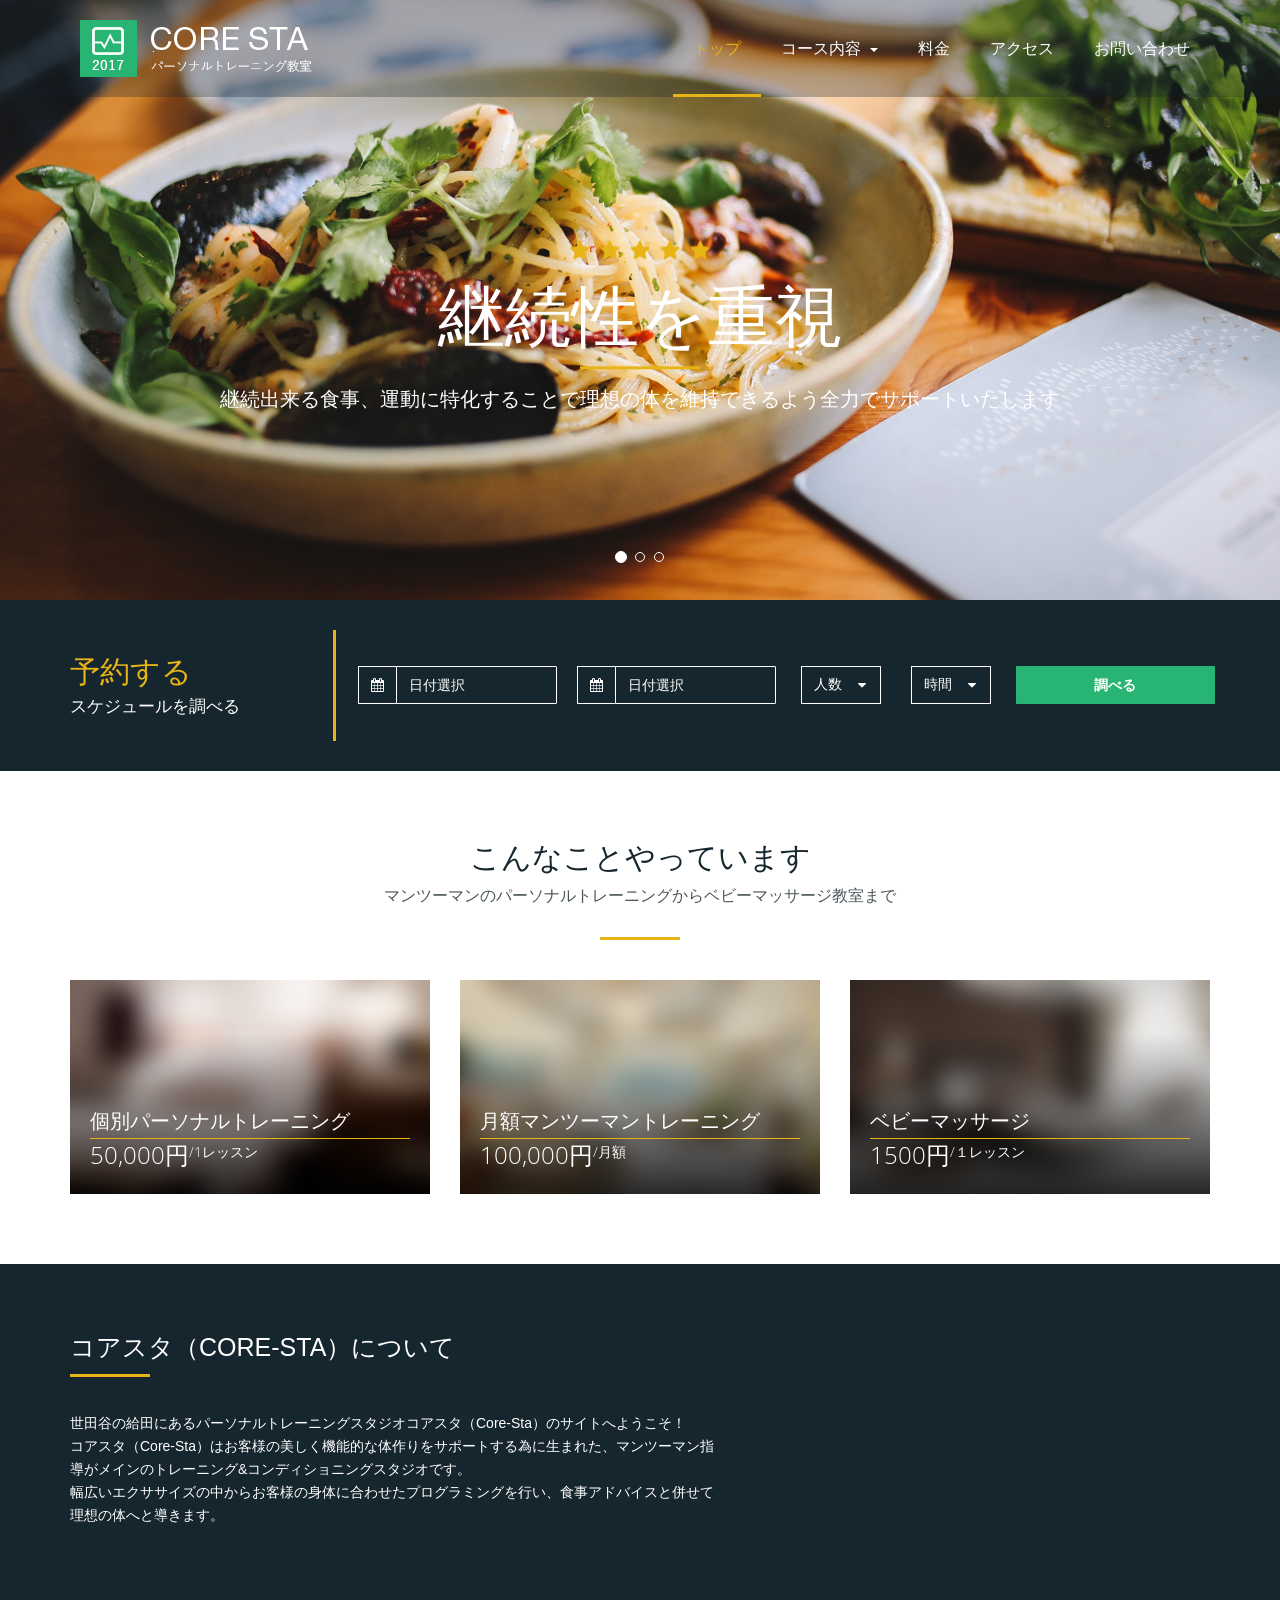
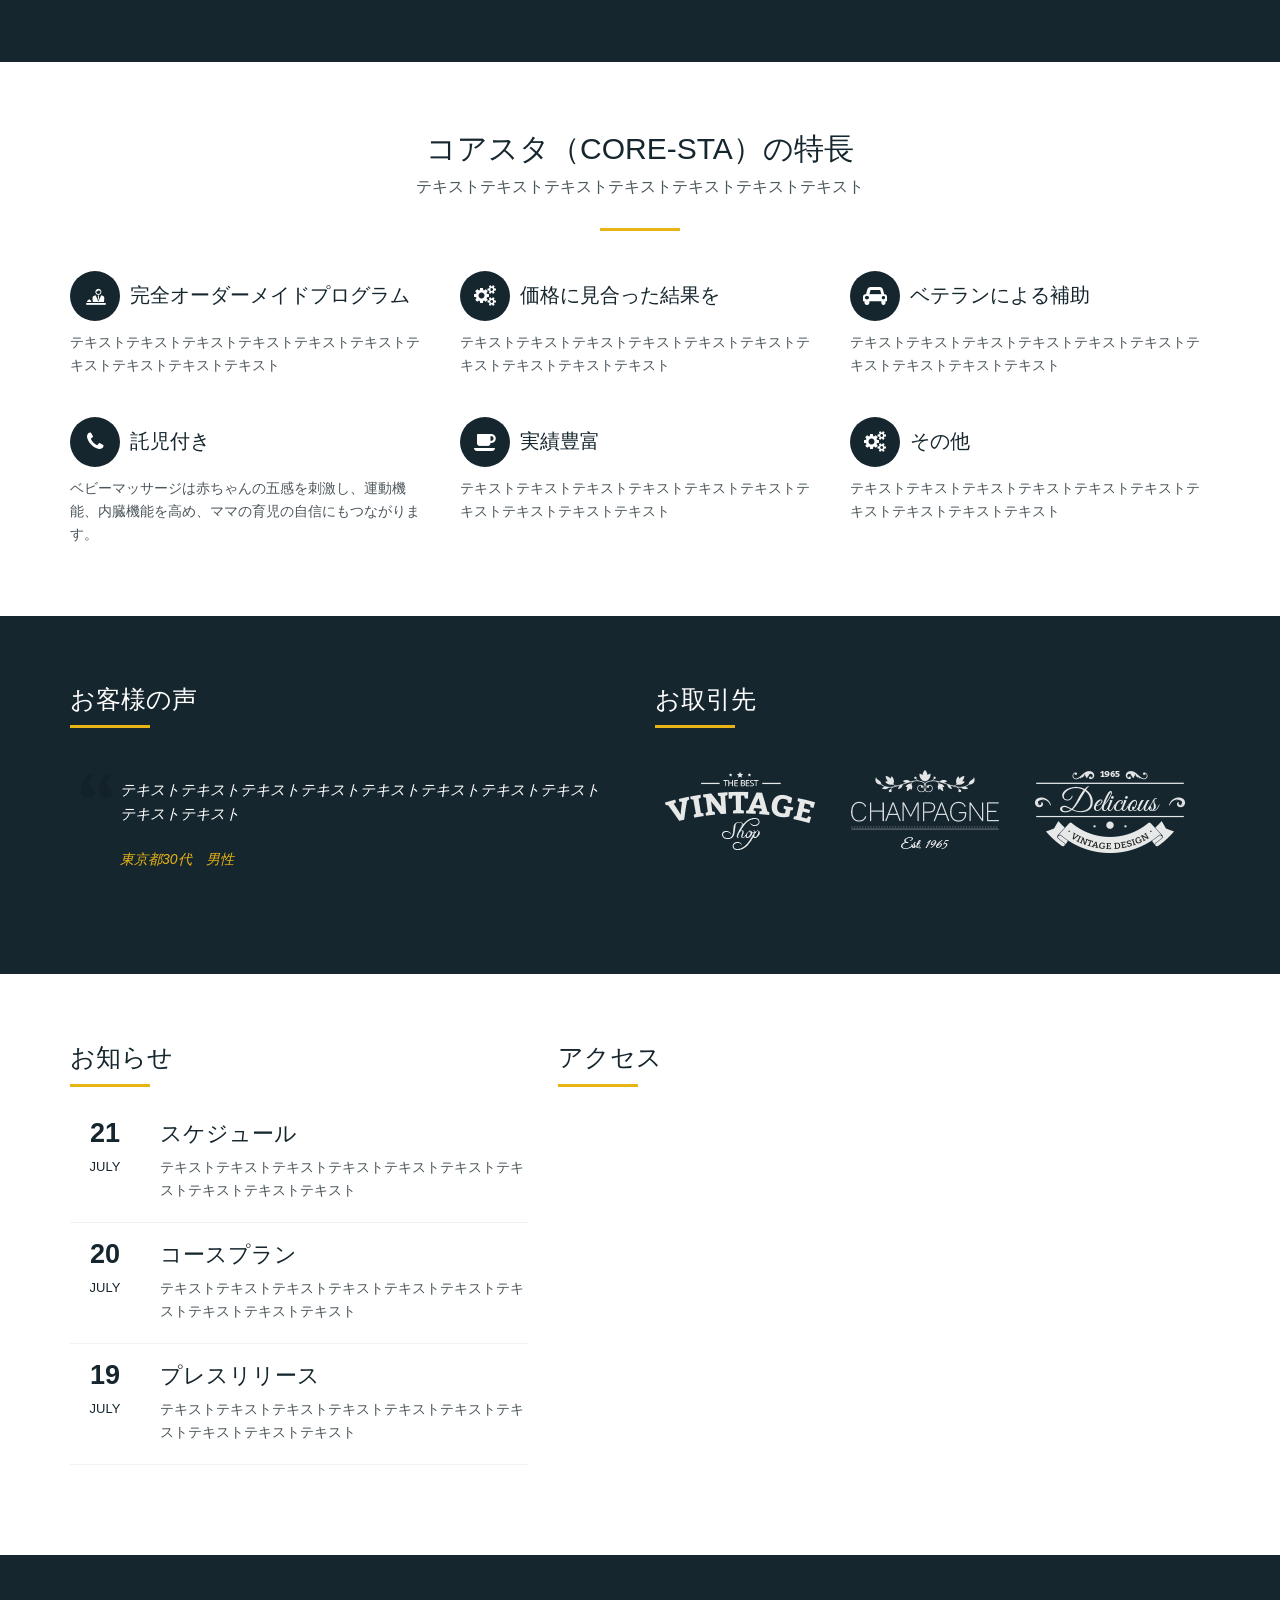
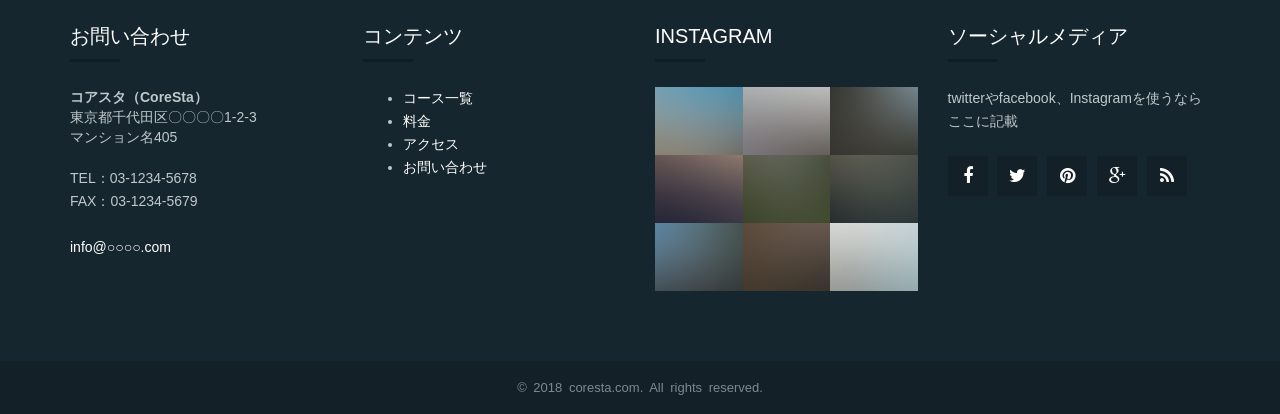
<file: index.html>
<!DOCTYPE html>
<html lang="ja">
	<head>
		<meta charset="utf-8">
		<meta http-equiv="X-UA-Compatible" content="IE=edge">
		<meta name="viewport" content="width=device-width, initial-scale=1">
		<title>コアスタ - core-sta | パーソナルトレーニング教室「コアスタ」</title>

		<link href='https://fonts.googleapis.com/css?family=Open+Sans:400,300,300italic,400italic,600,600italic,700,700italic,800,800italic|Playfair+Display:400,400italic,700,700italic,900,900italic' rel='stylesheet' type='text/css'>
		<!-- Bootstrap -->
		<link href="css/bootstrap.min.css" rel="stylesheet">
		<link href="css/font-awesome.min.css" rel="stylesheet">

		<link href="css/owl.carousel.css" rel="stylesheet">
		<link href="css/owl.theme.css" rel="stylesheet">
		<link href="css/owl.transitions.css" rel="stylesheet">
		<link href="css/cs-select.css" rel="stylesheet">
		<link href="css/bootstrap-datepicker3.min.css" rel="stylesheet">
		<link href="css/freepik.hotels.css" rel="stylesheet">
		<link href="css/style.css" rel="stylesheet">

		<!--[if lt IE 9]>
		<script src="js/html5shiv.min.js"></script>
		<script src="js/respond.min.js"></script>
		<![endif]-->
		<script src="js/modernizr.custom.min.js"></script>
	</head>
	<body>
		<div class="preloader"></div>
        <header class="header transp sticky">
			<nav class="navbar navbar-inverse">
				<div class="container">
					<div class="navbar-header">
						<button type="button" class="navbar-toggle collapsed" data-toggle="collapse" data-target="#bs-example-navbar-collapse-1" aria-expanded="false">
							<span class="sr-only">Toggle navigation</span>
							<span class="icon-bar"></span>
							<span class="icon-bar"></span>
							<span class="icon-bar"></span>
						</button>
						<a class="navbar-brand" href="index.html"><img src="images/logo.png" alt="logo"></a>
					</div>
					<div class="collapse navbar-collapse" id="bs-example-navbar-collapse-1">
						<ul class="nav navbar-nav navbar-right">
							<li  class="active"><a href="index.html">トップ</a></li>
							<li class="dropdown">
								<a href="#" class="dropdown-toggle" data-toggle="dropdown" role="button" aria-haspopup="true" aria-expanded="false">コース内容 <span class="caret"></span></a>
								<ul class="dropdown-menu">
									<li><a href="lesson.html">コース一覧</a></li>
									<li><a href="lesson-1.html">松コース</a></li>
									<li><a href="lesson-2.html">竹コース</a></li>
									<li><a href="lesson-3.html">梅コース</a></li>
									<!--<li><a href="./booking/pc.php">予約する</a></li>-->
								</ul>
							</li>
							<li class="dropdown">
								<a href="price.html">料金</a>
							</li>
							<!-- <li><a href="blog.html">ブログ</a></li> -->
							<li><a href="contact.html">アクセス</a></li>
							<li><a href="contact.html">お問い合わせ</a></li>
						</ul>
                    </div>
                </div>
			</nav>
		</header>

		<div id="mega-slider" class="carousel slide " data-ride="carousel">
			<!-- Indicators -->
			<ol class="carousel-indicators">
				<li data-target="#mega-slider" data-slide-to="0" class="active"></li>
				<li data-target="#mega-slider" data-slide-to="1"></li>
				<li data-target="#mega-slider" data-slide-to="2"></li>
			</ol>

			<!-- Wrapper for slides -->
			<div class="carousel-inner" role="listbox">
				<div class="item active beactive">
					<img src="images/slide-4.png" alt="...">
					<div class="carousel-caption">
						<img src="images/stars.png" alt="">
						<h2>継続性を重視</h2>
						<p>継続出来る食事、運動に特化することで理想の体を維持できるよう全力でサポートいたします</p>
					</div>
				</div>
				<div class="item">
					<img src="images/slide-2.png" alt="...">
					<div class="carousel-caption">
                        <h2>継続性を重視</h2>
                        <p>継続出来る食事、運動に特化することで理想の体を維持できるよう全力でサポートいたします</p>
					</div>
				</div>
				<div class="item">
					<img src="images/slide-3.png" alt="...">
					<div class="carousel-caption">
                        <h2>継続性を重視</h2>
                        <p>継続出来る食事、運動に特化することで理想の体を維持できるよう全力でサポートいたします</p>
					</div>
				</div>
			</div>

			<!-- Controls -->
			<a class="left carousel-control" href="#mega-slider" role="button" data-slide="prev">
			</a>
			<a class="right carousel-control" href="#mega-slider" role="button" data-slide="next">
			</a>
		</div>

		<div class="mg-book-now">
			<div class="container">
				<div class="row">
					<div class="col-md-3">
						<h2 class="mg-bn-title">予約する <span class="mg-bn-big">スケジュールを調べる</span></h2>
					</div>
					<div class="col-md-9">
						<div class="mg-bn-forms">
							<form>
								<div class="row">
									<div class="col-md-3 col-xs-6">
										<div class="input-group date mg-check-in">
											<div class="input-group-addon"><i class="fa fa-calendar"></i></div>
											<input type="text" class="form-control" id="exampleInputEmail1" placeholder="日付選択">
										</div>
									</div>
									<div class="col-md-3 col-xs-6">
										<div class="input-group date mg-check-out">
											<div class="input-group-addon"><i class="fa fa-calendar"></i></div>
											<input type="text" class="form-control" id="exampleInputEmail1" placeholder="日付選択">
										</div>
									</div>
									<div class="col-md-3">
										<div class="row">
											<div class="col-xs-6">
												<select class="cs-select cs-skin-elastic">
													<option value="" disabled selected>人数</option>
													<option value="1">1</option>
													<option value="2">2</option>
													<option value="3">3</option>
													<option value="4">4</option>
												</select>
											</div>
											<div class="col-xs-6">
												<select class="cs-select cs-skin-elastic">
													<option value="" disabled selected>時間</option>
													<option value="0">0</option>
													<option value="1">1</option>
													<option value="2">2</option>
													<option value="3">3</option>
												</select>
											</div>
										</div>
									</div>
									<div class="col-md-3">
										<button type="submit" class="btn btn-main btn-block">調べる</button>
									</div>
								</div>
							</form>
						</div>
					</div>
				</div>
			</div>
		</div>

		<div class="mg-best-rooms">
			<div class="container">
				<div class="row">
					<div class="col-md-12">
						<div class="mg-sec-title">
							<h2>こんなことやっています</h2>
							<p>マンツーマンのパーソナルトレーニングからベビーマッサージ教室まで</p>
						</div>
						<div class="row">
							<div class="col-sm-4">
								<figure class="mg-room">
									<img src="images/room-1.png" alt="img11" class="img-responsive">
									<figcaption>
										<h2>個別パーソナルトレーニング</h2>
										<div class="mg-room-price">50,000円<sup>/1レッスン</sup></div>
										<p>簡単なレッスン内容の概要文を1行くらいで。</p>
										<a href="#" class="btn btn-link">詳細を見る <i class="fa fa-angle-double-right"></i></a>
										<a href="#" class="btn btn-main">予約する</a>
									</figcaption>
								</figure>
							</div>
							<div class="col-sm-4">
								<figure class="mg-room">
									<img src="images/room-2.png" alt="img11" class="img-responsive">
									<figcaption>
										<h2>月額マンツーマントレーニング</h2>
										<div class="mg-room-price">100,000円<sup>/月額</sup></div>
										<p>簡単なレッスン内容の概要文を1行くらいで。</p>
										<a href="#" class="btn btn-link">詳細を見る <i class="fa fa-angle-double-right"></i></a>
										<a href="#" class="btn btn-main">予約する</a>
									</figcaption>
								</figure>
							</div>
							<div class="col-sm-4">
								<figure class="mg-room">
									<img src="images/room-3.png" alt="img11" class="img-responsive">
									<figcaption>
										<h2>ベビーマッサージ</h2>
										<div class="mg-room-price">1500円<sup>/１レッスン</sup></div>
										<p>簡単なレッスン内容の概要文を1行くらいで。</p>
										<a href="#" class="btn btn-link">詳細を見る <i class="fa fa-angle-double-right"></i></a>
										<a href="#" class="btn btn-main">予約する</a>
									</figcaption>
								</figure>
							</div>
						</div>
					</div>
				</div>
			</div>
		</div>
		<div class="mg-about parallax">
			<div class="container">
				<div class="row">
					<div class="col-md-7">
						<h2 class="mg-sec-left-title">コアスタ（Core-Sta）について</h2>
						<p>
							世田谷の給田にあるパーソナルトレーニングスタジオコアスタ（Core-Sta）のサイトへようこそ！<br>
							コアスタ（Core-Sta）はお客様の美しく機能的な体作りをサポートする為に生まれた、マンツーマン指導がメインのトレーニング&amp;コンディショニングスタジオです。<br>
							幅広いエクササイズの中からお客様の身体に合わせたプログラミングを行い、食事アドバイスと併せて理想の体へと導きます。
						</p>
					</div>
					<div class="col-md-5">
						<div class="video-responsive">
							<iframe src="https://www.youtube.com/embed/_GdSC1Z1Kzs?rel=0&amp;enablejsapi=1" width="500" height="281" frameborder="0" webkitallowfullscreen mozallowfullscreen allowfullscreen></iframe>
						</div>
					</div>
				</div>
			</div>
		</div>

		<div class="mg-features">
			<div class="container">
				<div class="row">
					<div class="col-md-12">
						<div class="mg-sec-title">
							<h2>コアスタ（Core-Sta）の特長</h2>
							<p>テキストテキストテキストテキストテキストテキストテキスト</p>
						</div>
						<div class="row">
							<div class="col-sm-4">
								<div class="mg-feature">
									<div class="mg-feature-icon-title">
										<i class="fp-ht-receptionist"></i>
										<h3>完全オーダーメイドプログラム</h3>
									</div>
									<p>テキストテキストテキストテキストテキストテキストテキストテキストテキストテキスト</p>
								</div>
							</div>
							<div class="col-sm-4">
								<div class="mg-feature">
									<div class="mg-feature-icon-title">
										<i class="fa fa-cogs"></i>
										<h3>価格に見合った結果を</h3>
									</div>
									<p>テキストテキストテキストテキストテキストテキストテキストテキストテキストテキスト</p>
								</div>
							</div>
							<div class="col-sm-4">
								<div class="mg-feature">
									<div class="mg-feature-icon-title">
										<i class="fa fa-car"></i>
										<h3>ベテランによる補助</h3>
									</div>
									<p>テキストテキストテキストテキストテキストテキストテキストテキストテキストテキスト</p>
								</div>
							</div>
						</div>
						<div class="row">
							<div class="col-sm-4">
								<div class="mg-feature">
									<div class="mg-feature-icon-title">
										<i class="fa fa-phone"></i>
										<h3>託児付き</h3>
									</div>
									<p>ベビーマッサージは赤ちゃんの五感を刺激し、運動機能、内臓機能を高め、ママの育児の自信にもつながります。</p>
								</div>
							</div>
							<div class="col-sm-4">
								<div class="mg-feature">
									<div class="mg-feature-icon-title">
										<i class="fa fa-coffee"></i>
										<h3>実績豊富</h3>
									</div>
									<p>テキストテキストテキストテキストテキストテキストテキストテキストテキストテキスト</p>
								</div>
							</div>
							<div class="col-sm-4">
								<div class="mg-feature">
									<div class="mg-feature-icon-title">
										<i class="fa fa-cogs"></i>
										<h3>その他</h3>
									</div>
									<p>テキストテキストテキストテキストテキストテキストテキストテキストテキストテキスト</p>
								</div>
							</div>
						</div>
					</div>
				</div>
			</div>
		</div>

		<div class="mg-testi-partners parallax">
			<div class="container">
				<div class="row">
					<div class="col-md-6">
						<h2 class="mg-sec-left-title">お客様の声</h2>
						<div class="mg-testimonial-slider" id="mg-testimonial-slider">
							<blockquote>
								<p>テキストテキストテキストテキストテキストテキストテキストテキストテキストテキスト</p>
								<footer>東京都30代　男性</footer>
							</blockquote>
							<blockquote>
								<p>テキストテキストテキストテキストテキストテキストテキストテキストテキストテキスト</p>
								<footer>東京都30代　男性</footer>
							</blockquote>
							<blockquote>
								<p>テキストテキストテキストテキストテキストテキストテキストテキストテキストテキスト</p>
								<footer>東京都30代　男性</footer>
							</blockquote>
						</div>
					</div>
					<div class="col-md-6">
						<h2 class="mg-sec-left-title">お取引先</h2>
						<ul class="mg-part-logos" id="mg-part-logos">
							<li><img src="images/part-logo-1.png" alt="Partner Logo"></li>
							<li><img src="images/part-logo-2.png" alt="Partner Logo"></li>
							<li><img src="images/part-logo-3.png" alt="Partner Logo"></li>
							<li><img src="images/part-logo-1.png" alt="Partner Logo"></li>
							<li><img src="images/part-logo-3.png" alt="Partner Logo"></li>
						</ul>
					</div>
				</div>
			</div>
		</div>

		<div class="mg-news-gallery">
			<div class="container">
				<div class="row">
					<div class="col-md-5">
						<h2 class="mg-sec-left-title">お知らせ</h2>
						<ul class="mg-recnt-posts">
							<li>
								<div class="mg-recnt-post">
									<div class="mg-rp-date">21 <div class="mg-rp-month">July</div></div>
									<h3><a href="#">スケジュール</a></h3>
									<p>テキストテキストテキストテキストテキストテキストテキストテキストテキストテキスト</p>
								</div>
							</li>
							<li>
								<div class="mg-recnt-post">
									<div class="mg-rp-date">20 <div class="mg-rp-month">July</div></div>
									<h3><a href="#">コースプラン</a></h3>
									<p>テキストテキストテキストテキストテキストテキストテキストテキストテキストテキスト</p>
								</div>
							</li>
							<li>
								<div class="mg-recnt-post">
									<div class="mg-rp-date">19 <div class="mg-rp-month">July</div></div>
									<h3><a href="#">プレスリリース</a></h3>
									<p>テキストテキストテキストテキストテキストテキストテキストテキストテキストテキスト</p>
								</div>
							</li>
						</ul>
					</div>
					<div class="col-md-7">
						<h2 class="mg-sec-left-title">アクセス</h2>

						<div class="mg-gallery-container">
							<div id="mg-map" class="mg-map"></div>
						</div>
					</div>
				</div>
			</div>
		</div>

        <footer class="mg-footer">
			<div class="mg-footer-widget">
				<div class="container">
					<div class="row">
						<div class="col-md-3 col-sm-6">
							<div class="widget">
								<h2 class="mg-widget-title">お問い合わせ</h2>
								<address>
									<strong>コアスタ（CoreSta）</strong><br>
									東京都千代田区〇〇〇〇1-2-3<br>
									マンション名405
								</address>
		
								<p>
									TEL：03-1234-5678<br>
									FAX：03-1234-5679
								</p>
		
								<p>
									<a href="mailto:#">info@○○○○.com</a>
								</p>
							</div>
						</div>
						<div class="col-md-3 col-sm-6">
							<div class="widget">
								<h2 class="mg-widget-title">コンテンツ</h2>
								<ul class="mg-fnav">
									<li><a href="lesson.html">コース一覧</a></li>
									<li><a href="price.html">料金</a></li>
									<li><a href="contact.html">アクセス</a></li>
									<li><a href="contact.html">お問い合わせ</a></li>
								</ul>
							</div>
						</div>
						<div class="col-md-3 col-sm-6">
							<div class="widget">
								<h2 class="mg-widget-title">Instagram</h2>
								<ul class="mg-instagram">
									<li><a href="#"><img src="images/ins-01.png" alt=""></a></li>
									<li><a href="#"><img src="images/ins-02.png" alt=""></a></li>
									<li><a href="#"><img src="images/ins-03.png" alt=""></a></li>
									<li><a href="#"><img src="images/ins-04.png" alt=""></a></li>
									<li><a href="#"><img src="images/ins-05.png" alt=""></a></li>
									<li><a href="#"><img src="images/ins-06.png" alt=""></a></li>
									<li><a href="#"><img src="images/ins-07.png" alt=""></a></li>
									<li><a href="#"><img src="images/ins-08.png" alt=""></a></li>
									<li><a href="#"><img src="images/ins-09.png" alt=""></a></li>
								</ul>
							</div>
						</div>
						<div class="col-md-3 col-sm-6">
							<div class="widget">
								<h2 class="mg-widget-title">ソーシャルメディア</h2>
								<p>twitterやfacebook、Instagramを使うならここに記載</p>
								<ul class="mg-footer-social">
									<li><a href="#"><i class="fa fa-facebook"></i></a></li>
									<li><a href="#"><i class="fa fa-twitter"></i></a></li>
									<li><a href="#"><i class="fa fa-pinterest"></i></a></li>
									<li><a href="#"><i class="fa fa-google-plus"></i></a></li>
									<li><a href="#"><i class="fa fa-rss"></i></a></li>
								</ul>
							</div>
						</div>
					</div>
				</div>
			</div>
			<div class="mg-copyright">
				<div class="container">
					<div class="row">
						<div class="col-md-12">
							<p style="text-align:center;">&copy; 2018 coresta.com. All rights reserved.</p>
						</div>
					</div>
				</div>
			</div>
		</footer>
		<script src="js/jquery.min.js"></script>
		<script src="js/bootstrap.min.js"></script>
		<script src="js/owl.carousel.min.js"></script>
		<script src="js/jssor.slider.mini.js"></script>
		<script src="js/classie.js"></script>
		<script src="js/selectFx.js"></script>
		<script src="js/bootstrap-datepicker.min.js"></script>
		<script src="js/starrr.min.js"></script>
		<script src="js/nivo-lightbox.min.js"></script>
		<script src="js/jquery.shuffle.min.js"></script>
		<script src="http://maps.google.com/maps/api/js?sensor=true"></script>
		<script src="js/gmaps.min.js"></script>
		<script src="js/jquery.parallax-1.1.3.js"></script>
		<script src="js/script.js"></script>
	</body>
</html>
</file>
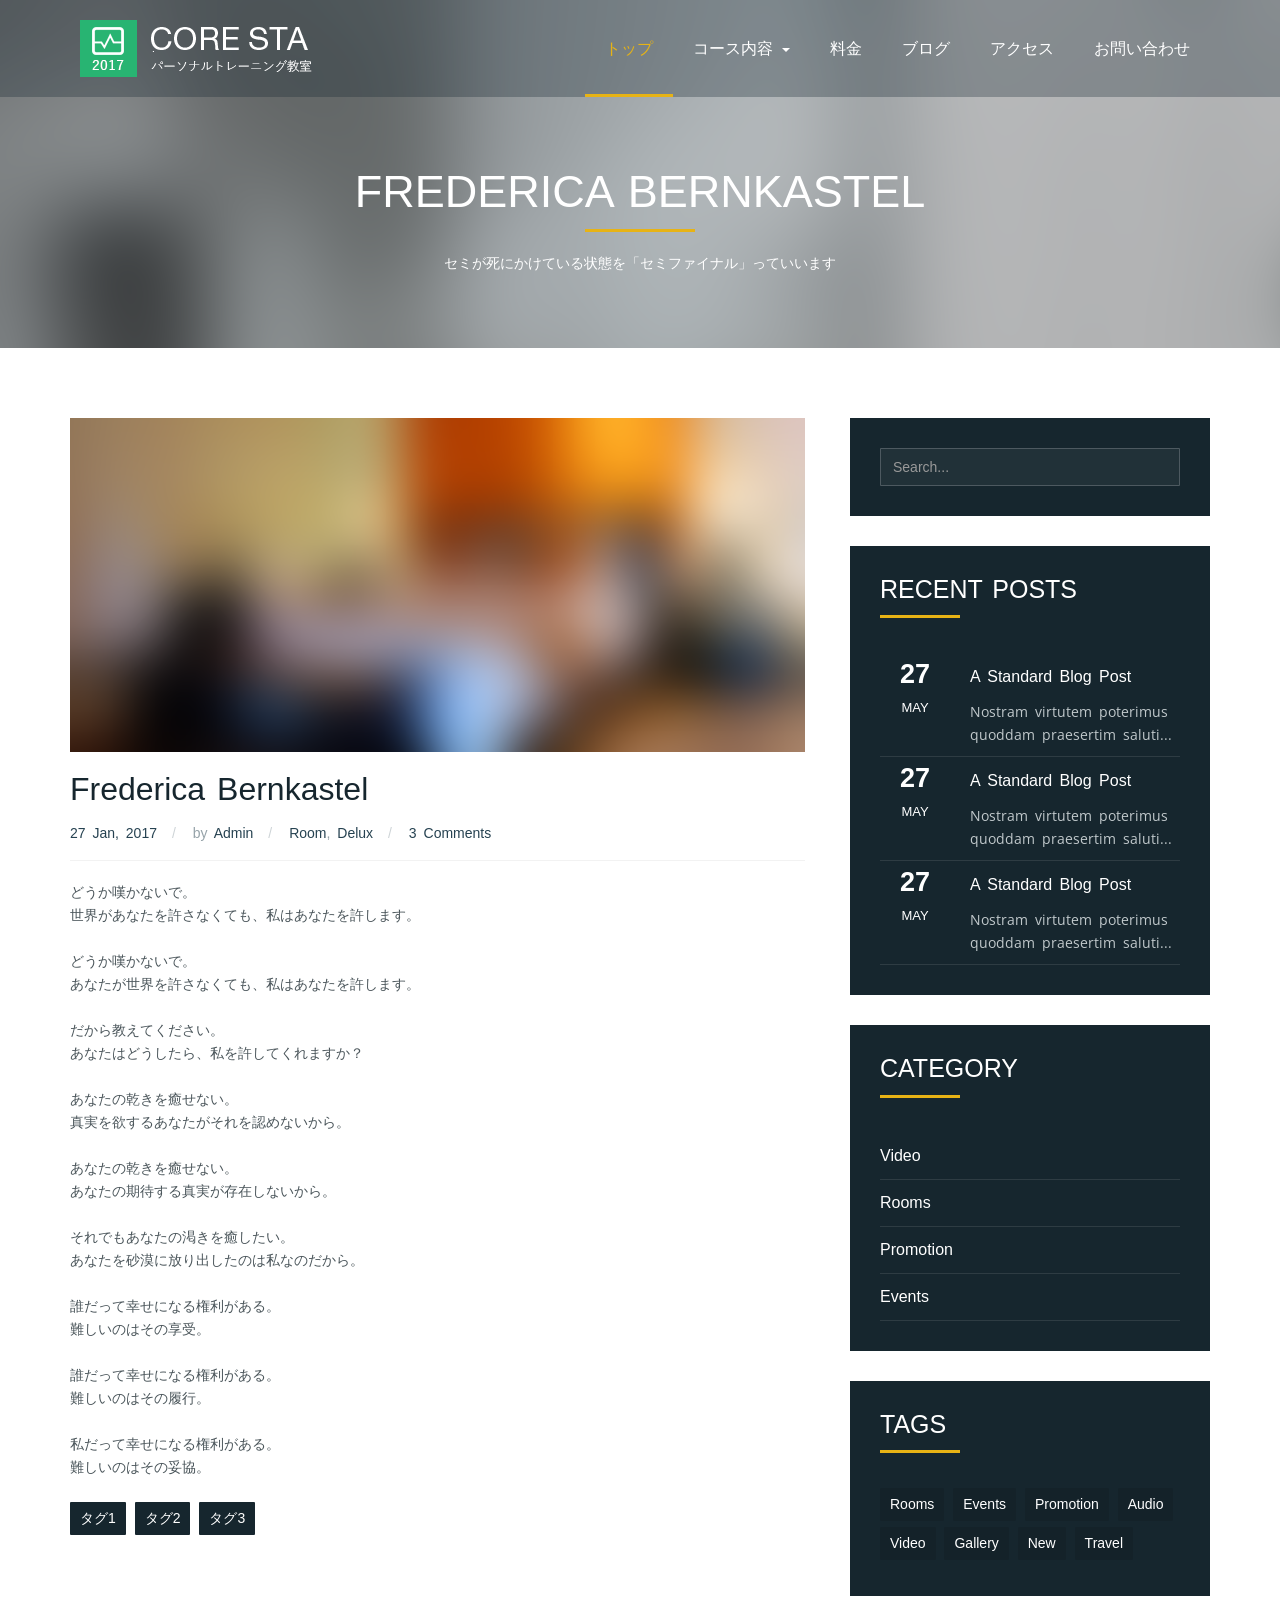
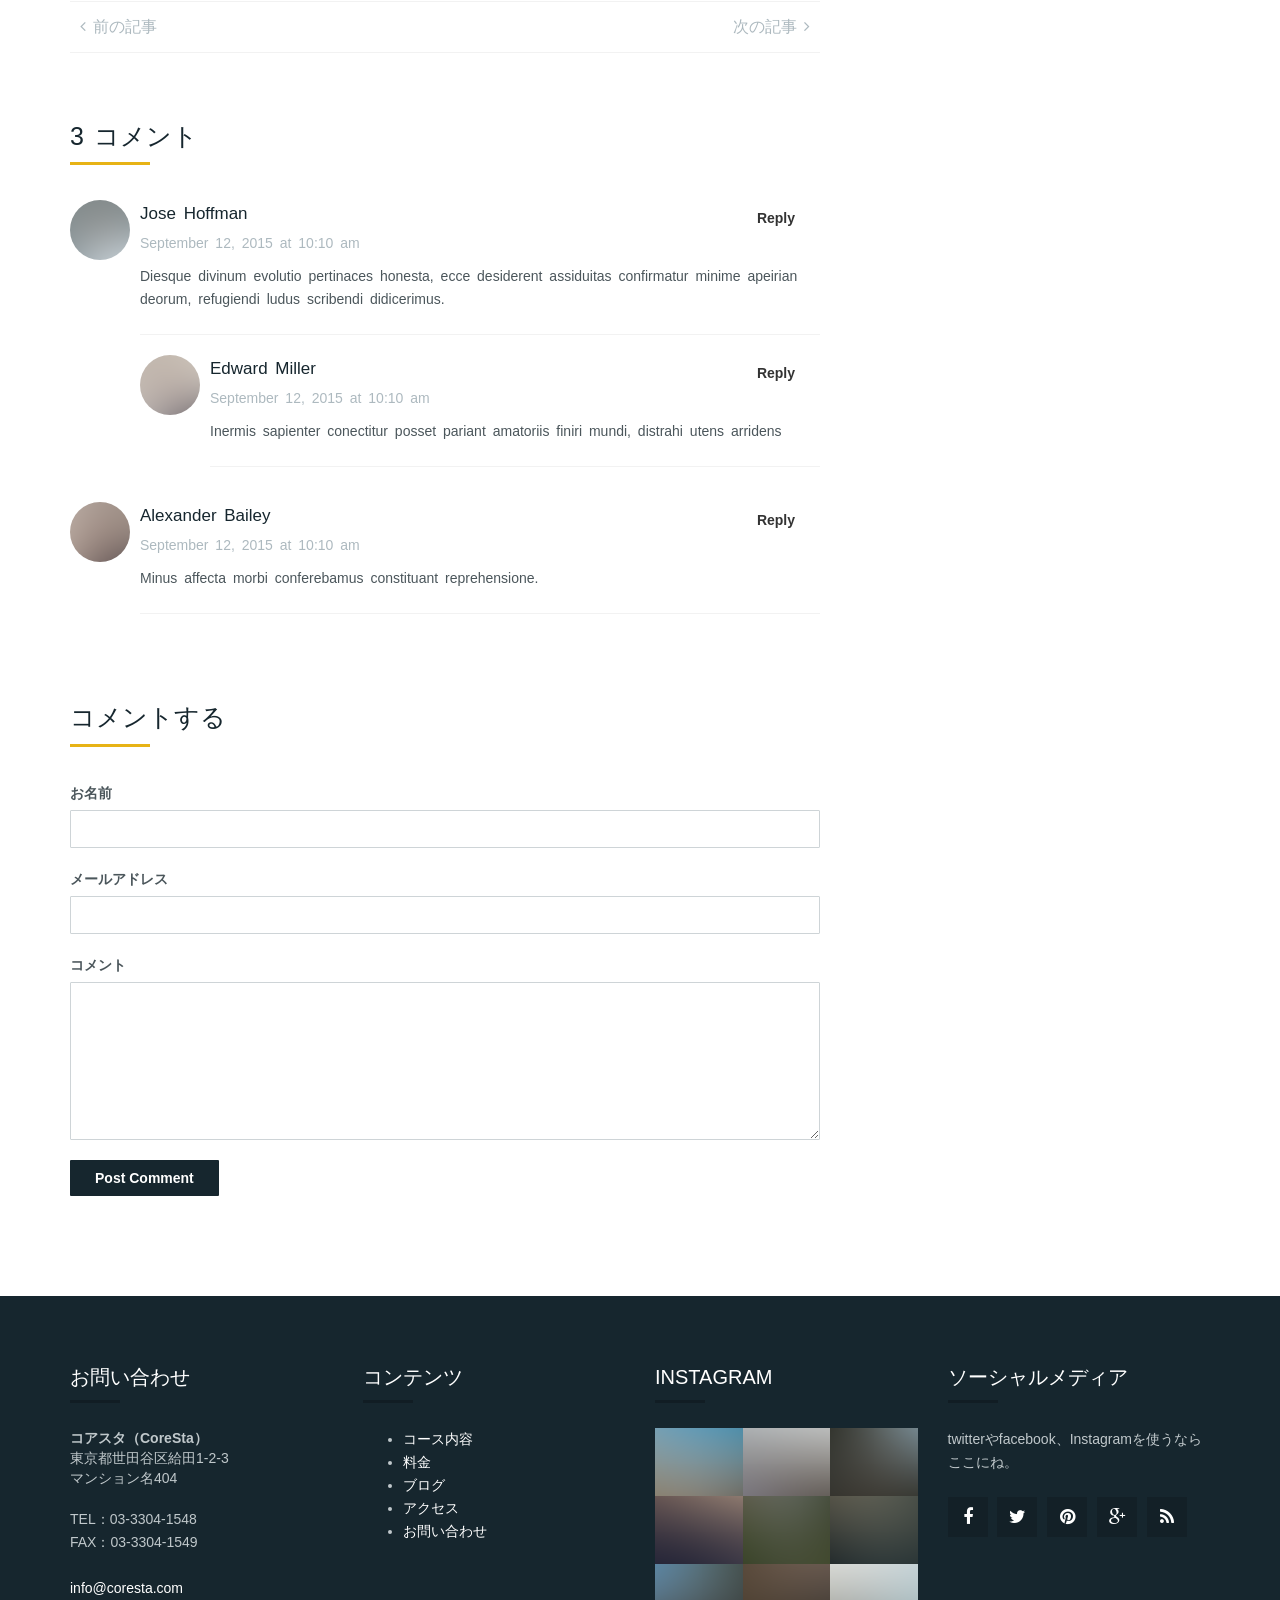
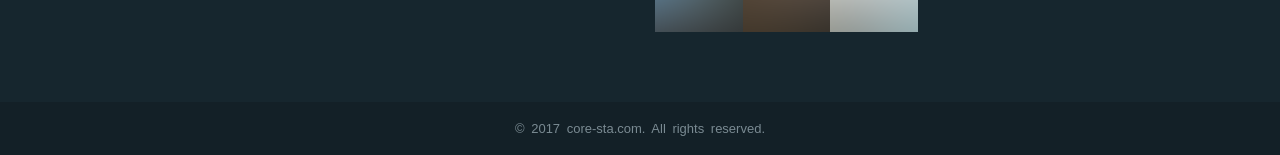
<file: blog-single.html>
<!DOCTYPE html>
<html lang="ja">
	<head>
		<meta charset="utf-8">
		<meta http-equiv="X-UA-Compatible" content="IE=edge">
		<meta name="viewport" content="width=device-width, initial-scale=1">
		<title>クッソ暑い - Blog | 世田谷区千歳烏山のパーソナルトレーニング教室「コアスタ」</title>
		
		<link href='https://fonts.googleapis.com/css?family=Open+Sans:400,300,300italic,400italic,600,600italic,700,700italic,800,800italic|Playfair+Display:400,400italic,700,700italic,900,900italic' rel='stylesheet' type='text/css'>
		<!-- Bootstrap -->
		<link href="css/bootstrap.min.css" rel="stylesheet">
		<link href="css/font-awesome.min.css" rel="stylesheet">

		<link href="css/owl.carousel.css" rel="stylesheet">
		<link href="css/owl.theme.css" rel="stylesheet">
		<link href="css/owl.transitions.css" rel="stylesheet">
		<link href="css/cs-select.css" rel="stylesheet">
		<link href="css/bootstrap-datepicker3.min.css" rel="stylesheet">
		<link href="css/freepik.hotels.css" rel="stylesheet">
		<link href="css/nivo-lightbox.css" rel="stylesheet">
		<link href="css/nivo-lightbox-theme.css" rel="stylesheet">
		<link href="css/style.css" rel="stylesheet">




		<!-- HTML5 shim and Respond.js for IE8 support of HTML5 elements and media queries -->
		<!-- WARNING: Respond.js doesn't work if you view the page via file:// -->
		<!--[if lt IE 9]>
		<script src="js/html5shiv.min.js"></script>
		<script src="js/respond.min.js"></script>
		<![endif]-->

		<script src="js/modernizr.custom.min.js"></script>
	</head>
	<body>
		<div class="preloader"></div>
		<header class="header transp sticky"> <!-- available class for header: .sticky .center-content .transp -->
			<nav class="navbar navbar-inverse">
				<div class="container">
					<!-- Brand and toggle get grouped for better mobile display -->
					<div class="navbar-header">
						<button type="button" class="navbar-toggle collapsed" data-toggle="collapse" data-target="#bs-example-navbar-collapse-1" aria-expanded="false">
							<span class="sr-only">Toggle navigation</span>
							<span class="icon-bar"></span>
							<span class="icon-bar"></span>
							<span class="icon-bar"></span>
						</button>
						<a class="navbar-brand" href="index.html"><img src="images/logo.png" alt="logo"></a>
					</div>
					<!-- Collect the nav links, forms, and other content for toggling -->
					<div class="collapse navbar-collapse" id="bs-example-navbar-collapse-1">
						<ul class="nav navbar-nav navbar-right">
							<li  class="active"><a href="index.html">トップ</a></li>
							<li class="dropdown">
								<a href="#" class="dropdown-toggle" data-toggle="dropdown" role="button" aria-haspopup="true" aria-expanded="false">コース内容 <span class="caret"></span></a>
								<ul class="dropdown-menu">
									<li><a href="lesson.html">コース一覧</a></li>
									<li><a href="lesson-1.html">松コース</a></li>
									<li><a href="lesson-2.html">竹コース</a></li>
									<li><a href="lesson-3.html">梅コース</a></li>
								</ul>
							</li>
							<li class="dropdown">
								<a href="price.html">料金</a>
							</li>
							<li><a href="blog.html">ブログ</a></li>
							<li><a href="access.html">アクセス</a></li>
							<li><a href="contact.html">お問い合わせ</a></li>
						</ul>
					</div><!-- /.navbar-collapse -->
					<!--<div class="mg-search-box-cont pull-right">
						<a href="#" class="mg-search-box-trigger"><i class="fa fa-search"></i></a>
						<div class="mg-search-box">
							<form>
								<input type="text" name="s" class="form-control" placeholder="Type Keyword...">
								<button type="submit" class="btn btn-main"><i class="fa fa-search"></i></button>
							</form>
						</div>
					</div>-->
				</div><!-- /.container-fluid -->
			</nav>
		</header>

		<div class="mg-page-title parallax">
			<div class="container">
				<div class="row">
					<div class="col-md-12">
						<h2>Frederica Bernkastel</h2>
						<p>セミが死にかけている状態を「セミファイナル」っていいます</p>
					</div>
				</div>
			</div>
		</div>

		<div class="mg-blog-list">
			<div class="container">
				<div class="row">
					<div class="col-md-8">
						<main>

							<article class="mg-post">
								<header>
									<a href="#"><img src="images/blog-1.png" alt="" class="img-responsive"></a>
									<h2 class="mg-post-title">Frederica Bernkastel</h2>
									<div class="mg-post-meta">
										<span><a href="#">27 Jan, 2017</a></span>
										<span>by <a href="#">Admin</a></span>
										<span><a href="#">Room</a>, <a href="#">Delux</a></span>
										<span><a href="#">3 Comments</a></span>
									</div>
								</header>
								<div>
									<p>
										どうか嘆かないで。<br>
										世界があなたを許さなくても、私はあなたを許します。<br><br>
										
										どうか嘆かないで。<br>
										あなたが世界を許さなくても、私はあなたを許します。<br><br>
										
										だから教えてください。<br>
										あなたはどうしたら、私を許してくれますか？
									</p>
									<p>
										あなたの乾きを癒せない。<br>
										真実を欲するあなたがそれを認めないから。<br><br>
										
										あなたの乾きを癒せない。<br>
										あなたの期待する真実が存在しないから。<br><br>
										
										それでもあなたの渇きを癒したい。<br>
										あなたを砂漠に放り出したのは私なのだから。
									</p>
									<p>
										誰だって幸せになる権利がある。<br>
										難しいのはその享受。<br><br>
										
										誰だって幸せになる権利がある。<br>
										難しいのはその履行。<br><br>
										
										私だって幸せになる権利がある。<br>
										難しいのはその妥協。
									</p>
								</div>
								<footer class="clearfix">
									<div class="mg-single-post-tags tagcloud">
										<a href="#" rel="tag">タグ1</a>
										<a href="#" rel="tag">タグ2</a>
										<a href="#" rel="tag">タグ3</a>
									</div>
								</footer>
							</article>
						</main>
						<div class="clearfix mg-post-nav">
							<div class="pull-left">
								<a href="#"><i class="fa fa-angle-left"></i> 前の記事</a>
							</div>
							<div class="pull-right">
								<a href="#">次の記事 <i class="fa fa-angle-right"></i></a>
							</div>
						</div>
						<div class="mg-single-comments-list">
							<h2 class="mg-sec-left-title">3 コメント</h2>
							<div class="media">
								<div class="media-left">
									<a href="#">
										<img class="media-object" src="images/comment.png" alt="">
									</a>
								</div>
								<div class="media-body">
									<div class="mg-comment-body">
										<h4 class="media-heading"><a href="#">Jose Hoffman</a></h4>
										<span><a href="#">September 12, 2015 at 10:10 am</a></span>
										<p>Diesque divinum evolutio pertinaces honesta, ecce desiderent assiduitas confirmatur minime apeirian deorum, refugiendi ludus scribendi didicerimus.</p>
										<a href="#" class="btn btn-default btn-comment-reply">Reply</a>
									</div>
									<div class="media">
										<div class="media-left">
											<a href="#">
												<img class="media-object" src="images/comment2.png" alt="">
											</a>
										</div>
										<div class="media-body">
											<div class="mg-comment-body">
												<h4 class="media-heading"><a href="#">Edward Miller</a></h4>
												<span><a href="#">September 12, 2015 at 10:10 am</a></span>
												<p>Inermis sapienter conectitur posset pariant amatoriis finiri mundi, distrahi utens arridens</p>
												<a href="#" class="btn btn-default btn-comment-reply">Reply</a>
											</div>
										</div>
									</div>
								</div>
							</div>
							<div class="media">
								<div class="media-left">
									<a href="#">
										<img class="media-object" src="images/comment3.png" alt="">
									</a>
								</div>
								<div class="media-body">
									<div class="mg-comment-body">
										<h4 class="media-heading"><a href="#">Alexander Bailey</a></h4>
										<span><a href="#">September 12, 2015 at 10:10 am</a></span>
										<p>Minus affecta morbi conferebamus constituant reprehensione.</p>
										<a href="#" class="btn btn-default btn-comment-reply">Reply</a>
									</div>
								</div>
							</div>
						</div>
						<div class="">
							<h2 class="mg-sec-left-title">コメントする</h2>
							<form>
								<div>
									<label>お名前</label>
									<input type="text" class="form-control">
								</div>
								<div>
									<label>メールアドレス</label>
									<input type="email" class="form-control">
								</div>
								<div>
									<label>コメント</label>
									<textarea class="form-control" rows="7"></textarea>
								</div>
								<input type="submit" value="Post Comment" class="btn btn-dark-main">
							</form>

						</div>
					</div>
					<div class="col-md-4">
						<div class="mg-widget-area">
							<aside class="mg-widget">
								<input type="text" placeholder="Search..." class="form-control">
							</aside>
							<aside class="mg-widget">
								<h2 class="mg-widget-title">Recent Posts</h2>
								<ul class="mg-recnt-posts">
									<li>
										<div class="mg-recnt-post">
											<div class="mg-rp-date">27 <div class="mg-rp-month">may</div></div>
											<h3><a href="#">A Standard Blog Post</a></h3>
											<p>Nostram virtutem poterimus quoddam praesertim saluti...</p>
										</div>
									</li>
									<li>
										<div class="mg-recnt-post">
											<div class="mg-rp-date">27 <div class="mg-rp-month">may</div></div>
											<h3><a href="#">A Standard Blog Post</a></h3>
											<p>Nostram virtutem poterimus quoddam praesertim saluti...</p>
										</div>
									</li>
									<li>
										<div class="mg-recnt-post">
											<div class="mg-rp-date">27 <div class="mg-rp-month">may</div></div>
											<h3><a href="#">A Standard Blog Post</a></h3>
											<p>Nostram virtutem poterimus quoddam praesertim saluti...</p>
										</div>
									</li>
								</ul>
							</aside>
							<aside class="mg-widget">
								<h2 class="mg-widget-title">Category</h2>
								<ul>
									<li><a href="#">Video</a></li>
									<li><a href="#">Rooms</a></li>
									<li><a href="#">Promotion</a></li>
									<li><a href="#">Events</a></li>
								</ul>
							</aside>
							<aside class="mg-widget">
								<h2 class="mg-widget-title">Tags</h2>
								<div class="tagcloud">
									<a href="#">Rooms</a>
									<a href="#">Events</a>
									<a href="#">Promotion</a>
									<a href="#">Audio</a>
									<a href="#">Video</a>
									<a href="#">Gallery</a>
									<a href="#">New</a>
									<a href="#">Travel</a>
								</div>
							</aside>
						</div>
					</div>
				</div>
			</div>
		</div>

		<footer class="mg-footer">
			<div class="mg-footer-widget">
				<div class="container">
					<div class="row">
						<div class="col-md-3 col-sm-6">
							<div class="widget">
								<h2 class="mg-widget-title">お問い合わせ</h2>
								<address>
									<strong>コアスタ（CoreSta）</strong><br>
									東京都世田谷区給田1-2-3<br>
									マンション名404
								</address>
				
								<p>
									TEL：03-3304-1548<br>
									FAX：03-3304-1549
								</p>
				
								<p>
									<a href="mailto:#">info@coresta.com</a>
								</p>
							</div>
						</div>
						<div class="col-md-3 col-sm-6">
							<div class="widget">
								<h2 class="mg-widget-title">コンテンツ</h2>
								<ul class="mg-fnav">
									<li><a href="#">コース内容</a></li>
									<li><a href="#">料金</a></li>
									<li><a href="#">ブログ</a></li>
									<li><a href="#">アクセス</a></li>
									<li><a href="#">お問い合わせ</a></li>
								</ul>
							</div>
						</div>
						<div class="col-md-3 col-sm-6">
							<div class="widget">
								<h2 class="mg-widget-title">Instagram</h2>
								<ul class="mg-instagram">
									<li><a href="#"><img src="images/ins-01.png" alt=""></a></li>
									<li><a href="#"><img src="images/ins-02.png" alt=""></a></li>
									<li><a href="#"><img src="images/ins-03.png" alt=""></a></li>
									<li><a href="#"><img src="images/ins-04.png" alt=""></a></li>
									<li><a href="#"><img src="images/ins-05.png" alt=""></a></li>
									<li><a href="#"><img src="images/ins-06.png" alt=""></a></li>
									<li><a href="#"><img src="images/ins-07.png" alt=""></a></li>
									<li><a href="#"><img src="images/ins-08.png" alt=""></a></li>
									<li><a href="#"><img src="images/ins-09.png" alt=""></a></li>
								</ul>
							</div>
						</div>						
						<div class="col-md-3 col-sm-6">
							<div class="widget">
								<h2 class="mg-widget-title">ソーシャルメディア</h2>
								<p>twitterやfacebook、Instagramを使うならここにね。</p>
								<ul class="mg-footer-social">
									<li><a href="#"><i class="fa fa-facebook"></i></a></li>
									<li><a href="#"><i class="fa fa-twitter"></i></a></li>
									<li><a href="#"><i class="fa fa-pinterest"></i></a></li>
									<li><a href="#"><i class="fa fa-google-plus"></i></a></li>
									<li><a href="#"><i class="fa fa-rss"></i></a></li>
								</ul>
							</div>
						</div>
					</div>
				</div>
			</div>
			<div class="mg-copyright">
				<div class="container">
					<div class="row">
						<div class="col-md-12">
							<p style="text-align:center;">&copy; 2017 core-sta.com. All rights reserved.</p>
						</div>
					</div>
				</div>
			</div>
		</footer>


		<!-- jQuery (necessary for Bootstrap's JavaScript plugins) -->
		<script src="js/jquery.min.js"></script>
		<!-- Include all compiled plugins (below), or include individual files as needed -->
		<script src="js/bootstrap.min.js"></script>
		<script src="js/owl.carousel.min.js"></script>
		<script src="js/jssor.slider.mini.js"></script>
		<script src="js/classie.js"></script>
		<script src="js/selectFx.js"></script>
		<script src="js/bootstrap-datepicker.min.js"></script>
		<script src="js/starrr.min.js"></script>
		<script src="js/nivo-lightbox.min.js"></script>
		<script src="js/jquery.shuffle.min.js"></script>
		<script src="http://maps.google.com/maps/api/js?sensor=true"></script>
		<script src="js/gmaps.min.js"></script>
		<script src="js/jquery.parallax-1.1.3.js"></script>
		<script src="js/script.js"></script>
	</body>
</html>
</file>
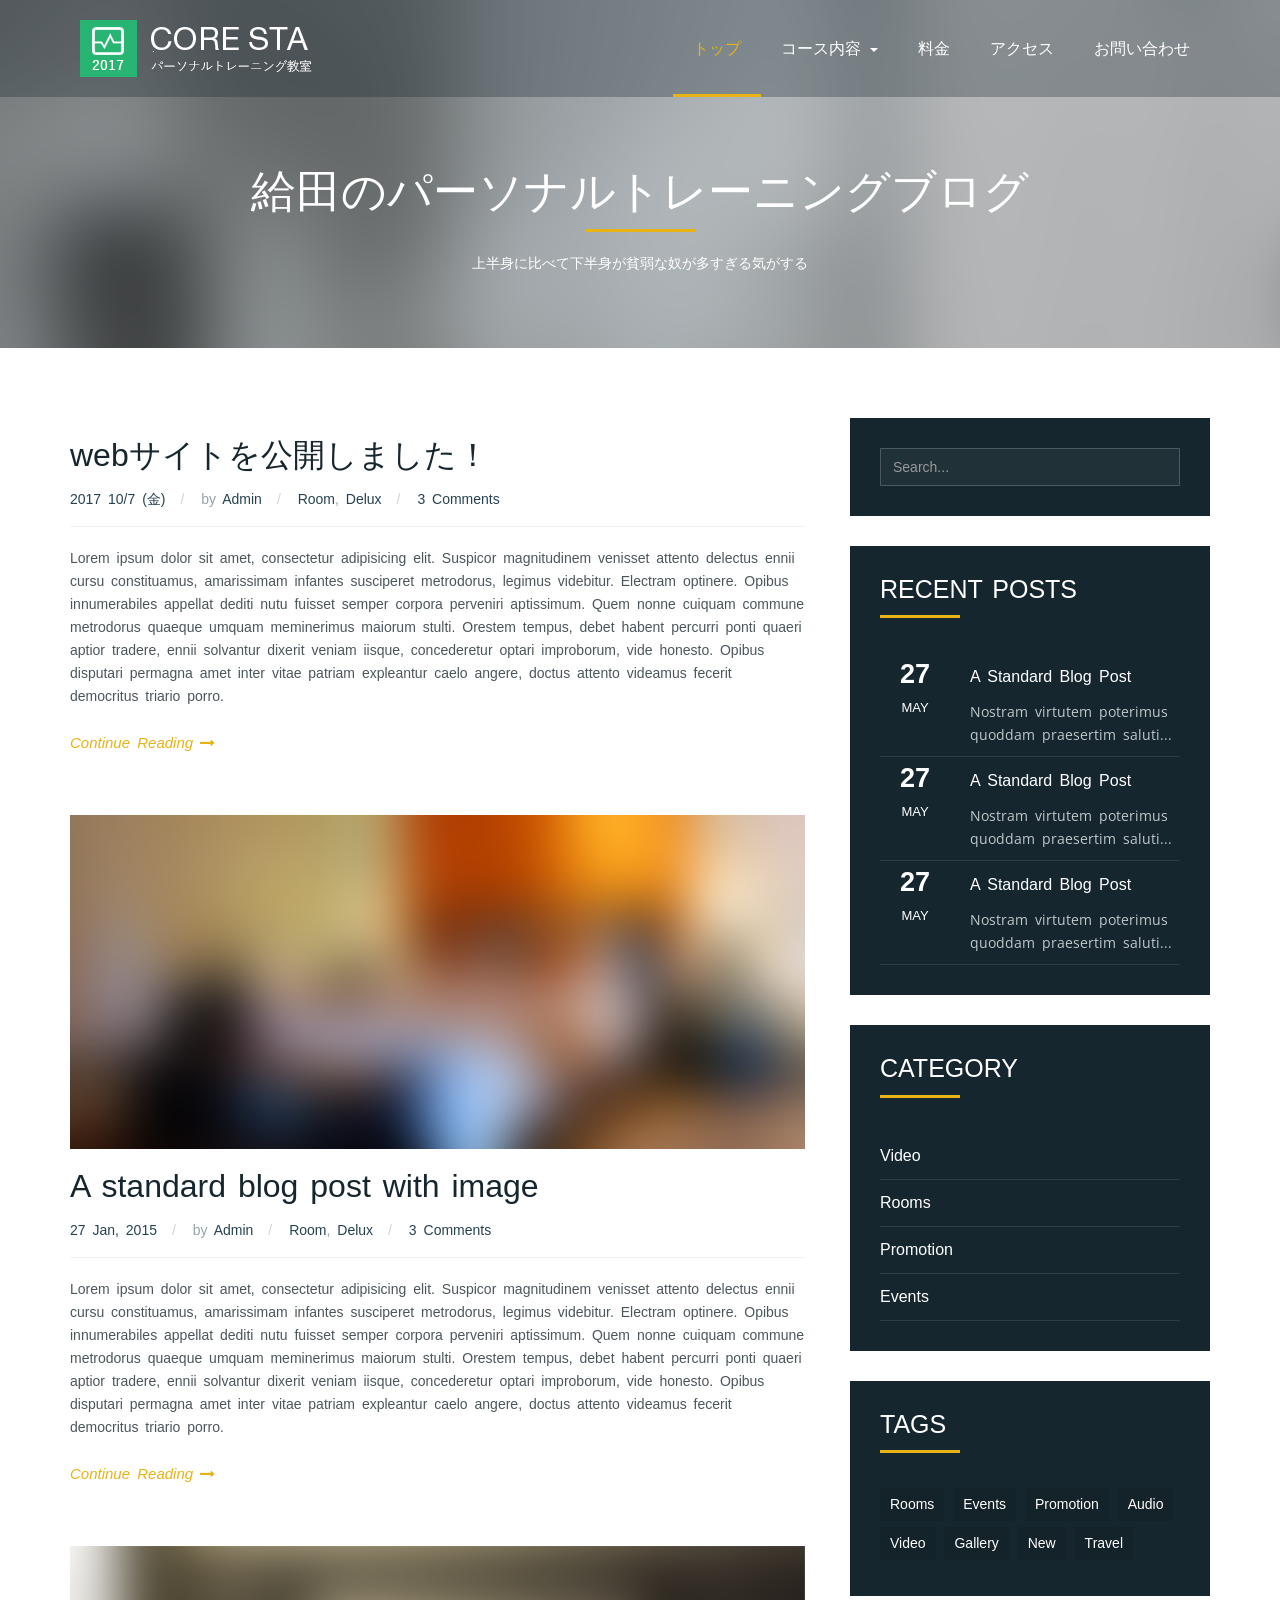
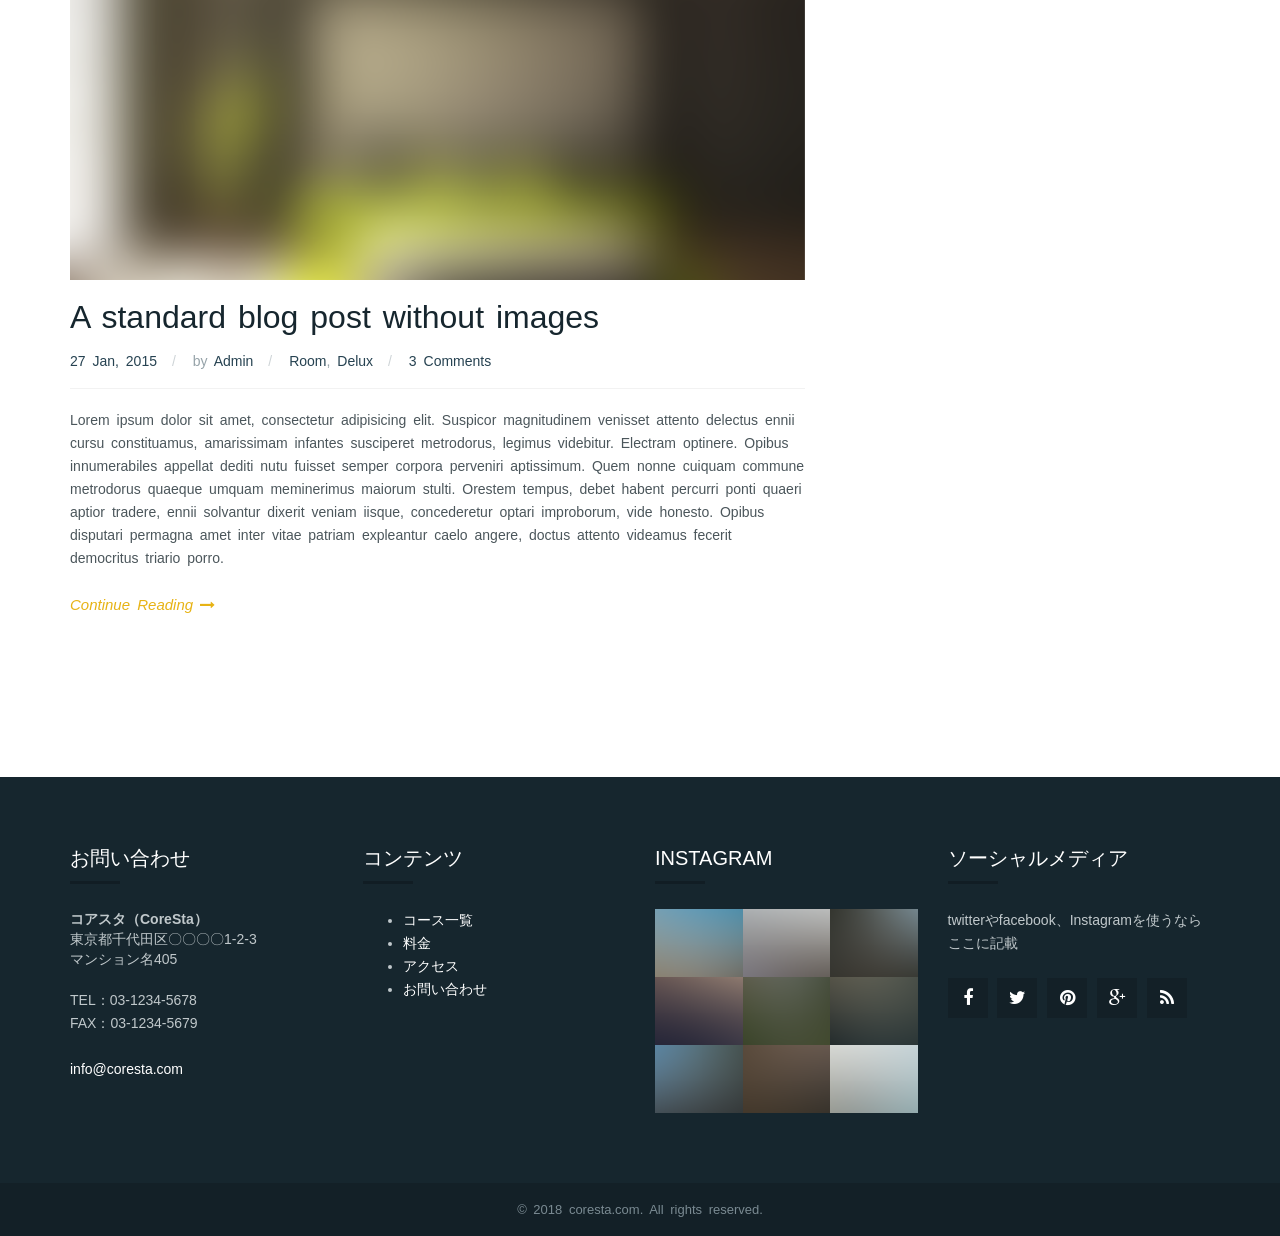
<file: blog.html>
<!DOCTYPE html>
<html lang="ja">

<head>
    <meta charset="utf-8">
    <meta http-equiv="X-UA-Compatible" content="IE=edge">
    <meta name="viewport" content="width=device-width, initial-scale=1">
    <title>ブログ - Blog | 世田谷区千歳烏山のパーソナルトレーニング教室「コアスタ」</title>

    <link
        href='https://fonts.googleapis.com/css?family=Open+Sans:400,300,300italic,400italic,600,600italic,700,700italic,800,800italic|Playfair+Display:400,400italic,700,700italic,900,900italic'
        rel='stylesheet' type='text/css'>
    <!-- Bootstrap -->
    <link href="css/bootstrap.min.css" rel="stylesheet">
    <link href="css/font-awesome.min.css" rel="stylesheet">

    <link href="css/owl.carousel.css" rel="stylesheet">
    <link href="css/owl.theme.css" rel="stylesheet">
    <link href="css/owl.transitions.css" rel="stylesheet">
    <link href="css/cs-select.css" rel="stylesheet">
    <link href="css/bootstrap-datepicker3.min.css" rel="stylesheet">
    <link href="css/freepik.hotels.css" rel="stylesheet">
    <link href="css/nivo-lightbox.css" rel="stylesheet">
    <link href="css/nivo-lightbox-theme.css" rel="stylesheet">
    <link href="css/style.css" rel="stylesheet">

    <!--[if lt IE 9]>
		<script src="js/html5shiv.min.js"></script>
		<script src="js/respond.min.js"></script>
		<![endif]-->

    <script src="js/modernizr.custom.min.js"></script>
</head>

<body>
    <div class="preloader"></div>
    <header class="header transp sticky">
        <nav class="navbar navbar-inverse">
            <div class="container">
                <div class="navbar-header">
                    <button type="button" class="navbar-toggle collapsed" data-toggle="collapse" data-target="#bs-example-navbar-collapse-1" aria-expanded="false">
                        <span class="sr-only">Toggle navigation</span>
                        <span class="icon-bar"></span>
                        <span class="icon-bar"></span>
                        <span class="icon-bar"></span>
                    </button>
                    <a class="navbar-brand" href="index.html"><img src="images/logo.png" alt="logo"></a>
                </div>
                <div class="collapse navbar-collapse" id="bs-example-navbar-collapse-1">
                    <ul class="nav navbar-nav navbar-right">
                        <li  class="active"><a href="index.html">トップ</a></li>
                        <li class="dropdown">
                            <a href="#" class="dropdown-toggle" data-toggle="dropdown" role="button" aria-haspopup="true" aria-expanded="false">コース内容 <span class="caret"></span></a>
                            <ul class="dropdown-menu">
                                <li><a href="lesson.html">コース一覧</a></li>
                                <li><a href="lesson-1.html">松コース</a></li>
                                <li><a href="lesson-2.html">竹コース</a></li>
                                <li><a href="lesson-3.html">梅コース</a></li>
                                <!--<li><a href="./booking/pc.php">予約する</a></li>-->
                            </ul>
                        </li>
                        <li class="dropdown">
                            <a href="price.html">料金</a>
                        </li>
                        <!-- <li><a href="blog.html">ブログ</a></li> -->
                        <li><a href="contact.html">アクセス</a></li>
                        <li><a href="contact.html">お問い合わせ</a></li>
                    </ul>
                </div>
            </div>
        </nav>
    </header>

    <div class="mg-page-title parallax">
        <div class="container">
            <div class="row">
                <div class="col-md-12">
                    <h2>給田のパーソナルトレーニングブログ</h2>
                    <p>上半身に比べて下半身が貧弱な奴が多すぎる気がする</p>
                </div>
            </div>
        </div>
    </div>

    <div class="mg-blog-list">
        <div class="container">
            <div class="row">
                <div class="col-md-8">
                    <main>
                        <article class="mg-post">
                            <header>
                                <h2 class="mg-post-title"><a href="blog-single.html" rel="bookmark">webサイトを公開しました！</a>
                                </h2>
                                <div class="mg-post-meta">
                                    <span><a href="#">2017 10/7 (金)</a></span>
                                    <span>by <a href="#">Admin</a></span>
                                    <span><a href="#">Room</a>, <a href="#">Delux</a></span>
                                    <span><a href="#">3 Comments</a></span>
                                </div>
                            </header>
                            <div>
                                <p>Lorem ipsum dolor sit amet, consectetur adipisicing elit. Suspicor magnitudinem
                                    venisset attento delectus ennii cursu constituamus, amarissimam infantes susciperet
                                    metrodorus, legimus videbitur. Electram optinere. Opibus innumerabiles appellat
                                    dediti nutu fuisset semper corpora perveniri aptissimum. Quem nonne cuiquam commune
                                    metrodorus quaeque umquam meminerimus maiorum stulti. Orestem tempus, debet habent
                                    percurri ponti quaeri aptior tradere, ennii solvantur dixerit veniam iisque,
                                    concederetur optari improborum, vide honesto. Opibus disputari permagna amet inter
                                    vitae patriam expleantur caelo angere, doctus attento videamus fecerit democritus
                                    triario porro.</p>
                            </div>
                            <footer class="clearfix">
                                <a href="#" class="mg-read-more">Continue Reading <i
                                        class="fa fa-long-arrow-right"></i></a>
                            </footer>
                        </article>
                        <article class="mg-post">
                            <header>
                                <a href="blog-single.html"><img src="images/blog-1.png" alt=""
                                        class="img-responsive"></a>
                                <h2 class="mg-post-title"><a href="blog-single.html" rel="bookmark">A standard blog post
                                        with image</a></h2>
                                <div class="mg-post-meta">
                                    <span><a href="#">27 Jan, 2015</a></span>
                                    <span>by <a href="#">Admin</a></span>
                                    <span><a href="#">Room</a>, <a href="#">Delux</a></span>
                                    <span><a href="#">3 Comments</a></span>
                                </div>
                            </header>
                            <div>
                                <p>Lorem ipsum dolor sit amet, consectetur adipisicing elit. Suspicor magnitudinem
                                    venisset attento delectus ennii cursu constituamus, amarissimam infantes susciperet
                                    metrodorus, legimus videbitur. Electram optinere. Opibus innumerabiles appellat
                                    dediti nutu fuisset semper corpora perveniri aptissimum. Quem nonne cuiquam commune
                                    metrodorus quaeque umquam meminerimus maiorum stulti. Orestem tempus, debet habent
                                    percurri ponti quaeri aptior tradere, ennii solvantur dixerit veniam iisque,
                                    concederetur optari improborum, vide honesto. Opibus disputari permagna amet inter
                                    vitae patriam expleantur caelo angere, doctus attento videamus fecerit democritus
                                    triario porro.</p>
                            </div>
                            <footer class="clearfix">
                                <a href="#" class="mg-read-more">Continue Reading <i
                                        class="fa fa-long-arrow-right"></i></a>
                            </footer>
                        </article>
                        <article class="mg-post">
                            <header>

                                <div class="mg-post-images-slider">
                                    <a href="blog-single.html"><img src="images/blog-2.png" alt=""
                                            class="img-responsive"></a>
                                    <a href="blog-single.html"><img src="images/blog-3.png" alt=""
                                            class="img-responsive"></a>
                                    <a href="blog-single.html"><img src="images/blog-4.png" alt=""
                                            class="img-responsive"></a>
                                    <a href="blog-single.html"><img src="images/blog-5.png" alt=""
                                            class="img-responsive"></a>
                                </div>
                                <h2 class="mg-post-title"><a href="blog-single.html" rel="bookmark">A standard blog post
                                        without images</a></h2>
                                <div class="mg-post-meta">
                                    <span><a href="#">27 Jan, 2015</a></span>
                                    <span>by <a href="#">Admin</a></span>
                                    <span><a href="#">Room</a>, <a href="#">Delux</a></span>
                                    <span><a href="#">3 Comments</a></span>
                                </div>
                            </header>
                            <div>
                                <p>Lorem ipsum dolor sit amet, consectetur adipisicing elit. Suspicor magnitudinem
                                    venisset attento delectus ennii cursu constituamus, amarissimam infantes susciperet
                                    metrodorus, legimus videbitur. Electram optinere. Opibus innumerabiles appellat
                                    dediti nutu fuisset semper corpora perveniri aptissimum. Quem nonne cuiquam commune
                                    metrodorus quaeque umquam meminerimus maiorum stulti. Orestem tempus, debet habent
                                    percurri ponti quaeri aptior tradere, ennii solvantur dixerit veniam iisque,
                                    concederetur optari improborum, vide honesto. Opibus disputari permagna amet inter
                                    vitae patriam expleantur caelo angere, doctus attento videamus fecerit democritus
                                    triario porro.</p>
                            </div>
                            <footer class="clearfix">
                                <a href="#" class="mg-read-more">Continue Reading <i
                                        class="fa fa-long-arrow-right"></i></a>
                            </footer>
                        </article>
                    </main>
                </div>
                <div class="col-md-4">
                    <div class="mg-widget-area">
                        <aside class="mg-widget">
                            <input type="text" placeholder="Search..." class="form-control">
                        </aside>
                        <aside class="mg-widget">
                            <h2 class="mg-widget-title">Recent Posts</h2>
                            <ul class="mg-recnt-posts">
                                <li>
                                    <div class="mg-recnt-post">
                                        <div class="mg-rp-date">27 <div class="mg-rp-month">may</div>
                                        </div>
                                        <h3><a href="#">A Standard Blog Post</a></h3>
                                        <p>Nostram virtutem poterimus quoddam praesertim saluti...</p>
                                    </div>
                                </li>
                                <li>
                                    <div class="mg-recnt-post">
                                        <div class="mg-rp-date">27 <div class="mg-rp-month">may</div>
                                        </div>
                                        <h3><a href="#">A Standard Blog Post</a></h3>
                                        <p>Nostram virtutem poterimus quoddam praesertim saluti...</p>
                                    </div>
                                </li>
                                <li>
                                    <div class="mg-recnt-post">
                                        <div class="mg-rp-date">27 <div class="mg-rp-month">may</div>
                                        </div>
                                        <h3><a href="#">A Standard Blog Post</a></h3>
                                        <p>Nostram virtutem poterimus quoddam praesertim saluti...</p>
                                    </div>
                                </li>
                            </ul>
                        </aside>
                        <aside class="mg-widget">
                            <h2 class="mg-widget-title">Category</h2>
                            <ul>
                                <li><a href="#">Video</a></li>
                                <li><a href="#">Rooms</a></li>
                                <li><a href="#">Promotion</a></li>
                                <li><a href="#">Events</a></li>
                            </ul>
                        </aside>
                        <aside class="mg-widget">
                            <h2 class="mg-widget-title">Tags</h2>
                            <div class="tagcloud">
                                <a href="#">Rooms</a>
                                <a href="#">Events</a>
                                <a href="#">Promotion</a>
                                <a href="#">Audio</a>
                                <a href="#">Video</a>
                                <a href="#">Gallery</a>
                                <a href="#">New</a>
                                <a href="#">Travel</a>
                            </div>
                        </aside>
                    </div>
                </div>
            </div>
        </div>
    </div>
    <footer class="mg-footer">
        <div class="mg-footer-widget">
            <div class="container">
                <div class="row">
                    <div class="col-md-3 col-sm-6">
                        <div class="widget">
                            <h2 class="mg-widget-title">お問い合わせ</h2>
                            <address>
                                <strong>コアスタ（CoreSta）</strong><br>
                                東京都千代田区〇〇〇〇1-2-3<br>
                                マンション名405
                            </address>
    
                            <p>
                                TEL：03-1234-5678<br>
                                FAX：03-1234-5679
                            </p>
    
                            <p>
                                <a href="mailto:#">info@coresta.com</a>
                            </p>
                        </div>
                    </div>
                    <div class="col-md-3 col-sm-6">
                        <div class="widget">
                            <h2 class="mg-widget-title">コンテンツ</h2>
                            <ul class="mg-fnav">
                                <li><a href="lesson.html">コース一覧</a></li>
                                <li><a href="price.html">料金</a></li>
                                <li><a href="contact.html">アクセス</a></li>
                                <li><a href="contact.html">お問い合わせ</a></li>
                            </ul>
                        </div>
                    </div>
                    <div class="col-md-3 col-sm-6">
                        <div class="widget">
                            <h2 class="mg-widget-title">Instagram</h2>
                            <ul class="mg-instagram">
                                <li><a href="#"><img src="images/ins-01.png" alt=""></a></li>
                                <li><a href="#"><img src="images/ins-02.png" alt=""></a></li>
                                <li><a href="#"><img src="images/ins-03.png" alt=""></a></li>
                                <li><a href="#"><img src="images/ins-04.png" alt=""></a></li>
                                <li><a href="#"><img src="images/ins-05.png" alt=""></a></li>
                                <li><a href="#"><img src="images/ins-06.png" alt=""></a></li>
                                <li><a href="#"><img src="images/ins-07.png" alt=""></a></li>
                                <li><a href="#"><img src="images/ins-08.png" alt=""></a></li>
                                <li><a href="#"><img src="images/ins-09.png" alt=""></a></li>
                            </ul>
                        </div>
                    </div>
                    <div class="col-md-3 col-sm-6">
                        <div class="widget">
                            <h2 class="mg-widget-title">ソーシャルメディア</h2>
                            <p>twitterやfacebook、Instagramを使うならここに記載</p>
                            <ul class="mg-footer-social">
                                <li><a href="#"><i class="fa fa-facebook"></i></a></li>
                                <li><a href="#"><i class="fa fa-twitter"></i></a></li>
                                <li><a href="#"><i class="fa fa-pinterest"></i></a></li>
                                <li><a href="#"><i class="fa fa-google-plus"></i></a></li>
                                <li><a href="#"><i class="fa fa-rss"></i></a></li>
                            </ul>
                        </div>
                    </div>
                </div>
            </div>
        </div>
        <div class="mg-copyright">
            <div class="container">
                <div class="row">
                    <div class="col-md-12">
                        <p style="text-align:center;">&copy; 2018 coresta.com. All rights reserved.</p>
                    </div>
                </div>
            </div>
        </div>
    </footer>
    <script src="js/jquery.min.js"></script>
    <script src="js/bootstrap.min.js"></script>
    <script src="js/owl.carousel.min.js"></script>
    <script src="js/jssor.slider.mini.js"></script>
    <script src="js/classie.js"></script>
    <script src="js/selectFx.js"></script>
    <script src="js/bootstrap-datepicker.min.js"></script>
    <script src="js/starrr.min.js"></script>
    <script src="js/nivo-lightbox.min.js"></script>
    <script src="js/jquery.shuffle.min.js"></script>
    <script src="http://maps.google.com/maps/api/js?sensor=true"></script>
    <script src="js/gmaps.min.js"></script>
    <script src="js/jquery.parallax-1.1.3.js"></script>
    <script src="js/script.js"></script>
</body>

</html>
</file>
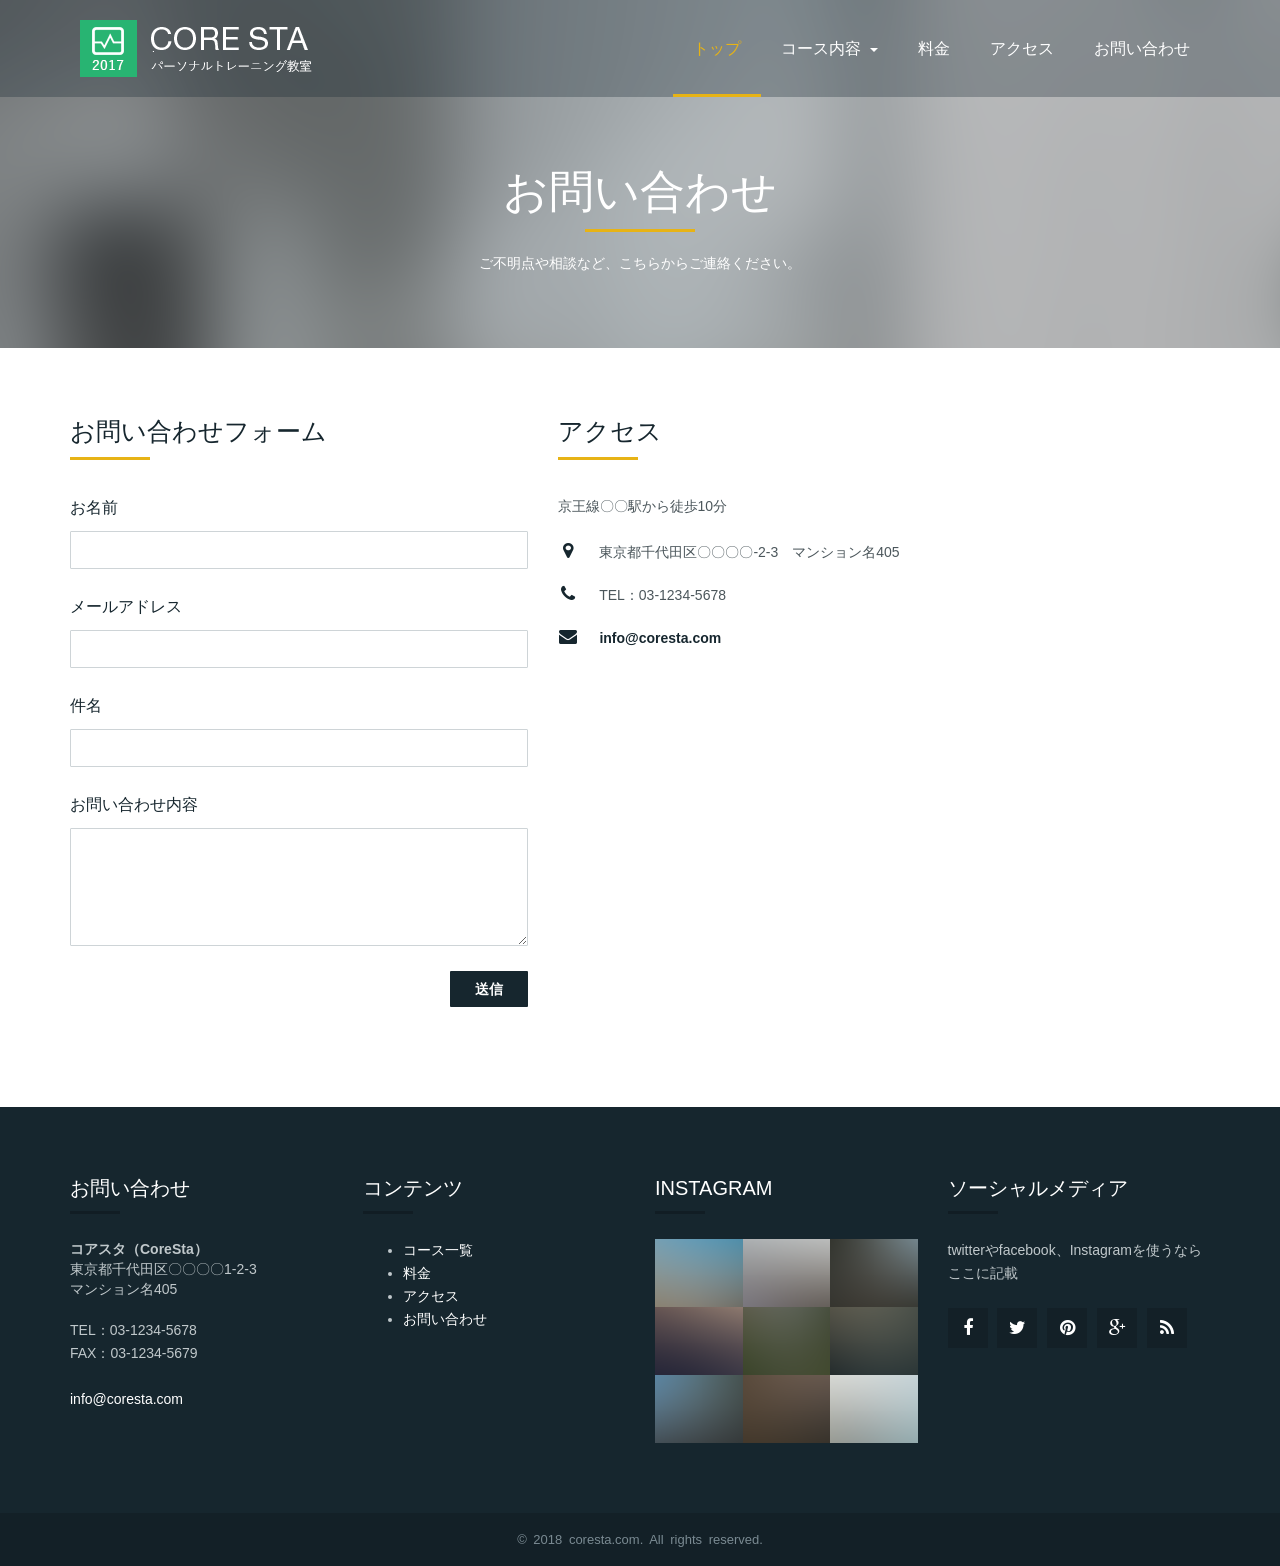
<file: contact.html>
<!DOCTYPE html>
<html lang="ja">

<head>
    <meta charset="utf-8">
    <meta http-equiv="X-UA-Compatible" content="IE=edge">
    <meta name="viewport" content="width=device-width, initial-scale=1">
    <title>お問い合わせ | パーソナルトレーニング教室「コアスタ」</title>

    <link
        href='https://fonts.googleapis.com/css?family=Open+Sans:400,300,300italic,400italic,600,600italic,700,700italic,800,800italic|Playfair+Display:400,400italic,700,700italic,900,900italic'
        rel='stylesheet' type='text/css'>
    <!-- Bootstrap -->
    <link href="css/bootstrap.min.css" rel="stylesheet">
    <link href="css/font-awesome.min.css" rel="stylesheet">

    <link href="css/owl.carousel.css" rel="stylesheet">
    <link href="css/owl.theme.css" rel="stylesheet">
    <link href="css/owl.transitions.css" rel="stylesheet">
    <link href="css/cs-select.css" rel="stylesheet">
    <link href="css/bootstrap-datepicker3.min.css" rel="stylesheet">
    <link href="css/freepik.hotels.css" rel="stylesheet">
    <link href="css/nivo-lightbox.css" rel="stylesheet">
    <link href="css/nivo-lightbox-theme.css" rel="stylesheet">
    <link href="css/style.css" rel="stylesheet">

    <!--[if lt IE 9]>
		<script src="js/html5shiv.min.js"></script>
		<script src="js/respond.min.js"></script>
		<![endif]-->

    <script src="js/modernizr.custom.min.js"></script>
</head>

<body>
    <div class="preloader"></div>
    <header class="header transp sticky">
        <nav class="navbar navbar-inverse">
            <div class="container">
                <div class="navbar-header">
                    <button type="button" class="navbar-toggle collapsed" data-toggle="collapse" data-target="#bs-example-navbar-collapse-1" aria-expanded="false">
                        <span class="sr-only">Toggle navigation</span>
                        <span class="icon-bar"></span>
                        <span class="icon-bar"></span>
                        <span class="icon-bar"></span>
                    </button>
                    <a class="navbar-brand" href="index.html"><img src="images/logo.png" alt="logo"></a>
                </div>
                <div class="collapse navbar-collapse" id="bs-example-navbar-collapse-1">
                    <ul class="nav navbar-nav navbar-right">
                        <li  class="active"><a href="index.html">トップ</a></li>
                        <li class="dropdown">
                            <a href="#" class="dropdown-toggle" data-toggle="dropdown" role="button" aria-haspopup="true" aria-expanded="false">コース内容 <span class="caret"></span></a>
                            <ul class="dropdown-menu">
                                <li><a href="lesson.html">コース一覧</a></li>
                                <li><a href="lesson-1.html">松コース</a></li>
                                <li><a href="lesson-2.html">竹コース</a></li>
                                <li><a href="lesson-3.html">梅コース</a></li>
                                <!--<li><a href="./booking/pc.php">予約する</a></li>-->
                            </ul>
                        </li>
                        <li class="dropdown">
                            <a href="price.html">料金</a>
                        </li>
                        <!-- <li><a href="blog.html">ブログ</a></li> -->
                        <li><a href="contact.html">アクセス</a></li>
                        <li><a href="contact.html">お問い合わせ</a></li>
                    </ul>
                </div>
            </div>
        </nav>
    </header>

    <div class="mg-page-title parallax">
        <div class="container">
            <div class="row">
                <div class="col-md-12">
                    <h2>お問い合わせ</h2>
                    <p>ご不明点や相談など、こちらからご連絡ください。</p>
                </div>
            </div>
        </div>
    </div>

    <div class="mg-page">
        <div class="container">
            <div class="row">

                <div class="col-md-5">
                    <h2 class="mg-sec-left-title">お問い合わせフォーム</h2>
                    <form class="clearfix">
                        <div class="mg-contact-form-input">
                            <label for="full-name">お名前</label>
                            <input type="text" class="form-control" id="full-name">
                        </div>
                        <div class="mg-contact-form-input">
                            <label for="email">メールアドレス</label>
                            <input type="text" class="form-control" id="email">
                        </div>
                        <div class="mg-contact-form-input">
                            <label for="subject">件名</label>
                            <input type="text" class="form-control" id="subject">
                        </div>
                        <div class="mg-contact-form-input">
                            <label for="subject">お問い合わせ内容</label>
                            <textarea class="form-control" id="subject" rows="5"></textarea>
                        </div>
                        <input type="submit" class="btn btn-dark-main pull-right" value="送信">
                    </form>
                </div>
                <div class="col-md-7">
                    <h2 class="mg-sec-left-title">アクセス</h2>
                    <p>京王線〇〇駅から徒歩10分</p>
                    <ul class="mg-contact-info">
                        <li><i class="fa fa-map-marker"></i> 東京都千代田区〇〇〇〇-2-3　マンション名405</li>
                        <li><i class="fa fa-phone"></i> TEL：03-1234-5678</li>
                        <li><i class="fa fa-envelope"></i> <a href="mailto:#">info@coresta.com</a></li>
                    </ul>
                    <div id="mg-map" class="mg-map"></div>
                </div>
            </div>
        </div>
    </div>
    <footer class="mg-footer">
        <div class="mg-footer-widget">
            <div class="container">
                <div class="row">
                    <div class="col-md-3 col-sm-6">
                        <div class="widget">
                            <h2 class="mg-widget-title">お問い合わせ</h2>
                            <address>
                                <strong>コアスタ（CoreSta）</strong><br>
                                東京都千代田区〇〇〇〇1-2-3<br>
                                マンション名405
                            </address>
    
                            <p>
                                TEL：03-1234-5678<br>
                                FAX：03-1234-5679
                            </p>
    
                            <p>
                                <a href="mailto:#">info@coresta.com</a>
                            </p>
                        </div>
                    </div>
                    <div class="col-md-3 col-sm-6">
                        <div class="widget">
                            <h2 class="mg-widget-title">コンテンツ</h2>
                            <ul class="mg-fnav">
                                <li><a href="lesson.html">コース一覧</a></li>
                                <li><a href="price.html">料金</a></li>
                                <li><a href="contact.html">アクセス</a></li>
                                <li><a href="contact.html">お問い合わせ</a></li>
                            </ul>
                        </div>
                    </div>
                    <div class="col-md-3 col-sm-6">
                        <div class="widget">
                            <h2 class="mg-widget-title">Instagram</h2>
                            <ul class="mg-instagram">
                                <li><a href="#"><img src="images/ins-01.png" alt=""></a></li>
                                <li><a href="#"><img src="images/ins-02.png" alt=""></a></li>
                                <li><a href="#"><img src="images/ins-03.png" alt=""></a></li>
                                <li><a href="#"><img src="images/ins-04.png" alt=""></a></li>
                                <li><a href="#"><img src="images/ins-05.png" alt=""></a></li>
                                <li><a href="#"><img src="images/ins-06.png" alt=""></a></li>
                                <li><a href="#"><img src="images/ins-07.png" alt=""></a></li>
                                <li><a href="#"><img src="images/ins-08.png" alt=""></a></li>
                                <li><a href="#"><img src="images/ins-09.png" alt=""></a></li>
                            </ul>
                        </div>
                    </div>
                    <div class="col-md-3 col-sm-6">
                        <div class="widget">
                            <h2 class="mg-widget-title">ソーシャルメディア</h2>
                            <p>twitterやfacebook、Instagramを使うならここに記載</p>
                            <ul class="mg-footer-social">
                                <li><a href="#"><i class="fa fa-facebook"></i></a></li>
                                <li><a href="#"><i class="fa fa-twitter"></i></a></li>
                                <li><a href="#"><i class="fa fa-pinterest"></i></a></li>
                                <li><a href="#"><i class="fa fa-google-plus"></i></a></li>
                                <li><a href="#"><i class="fa fa-rss"></i></a></li>
                            </ul>
                        </div>
                    </div>
                </div>
            </div>
        </div>
        <div class="mg-copyright">
            <div class="container">
                <div class="row">
                    <div class="col-md-12">
                        <p style="text-align:center;">&copy; 2018 coresta.com. All rights reserved.</p>
                    </div>
                </div>
            </div>
        </div>
    </footer>
    <script src="js/jquery.min.js"></script>
    <script src="js/bootstrap.min.js"></script>
    <script src="js/owl.carousel.min.js"></script>
    <script src="js/jssor.slider.mini.js"></script>
    <script src="js/classie.js"></script>
    <script src="js/selectFx.js"></script>
    <script src="js/bootstrap-datepicker.min.js"></script>
    <script src="js/starrr.min.js"></script>
    <script src="js/nivo-lightbox.min.js"></script>
    <script src="js/jquery.shuffle.min.js"></script>
    <script src="http://maps.google.com/maps/api/js?sensor=true"></script>
    <script src="js/gmaps.min.js"></script>
    <script src="js/jquery.parallax-1.1.3.js"></script>
    <script src="js/script.js"></script>
</body>

</html>
</file>
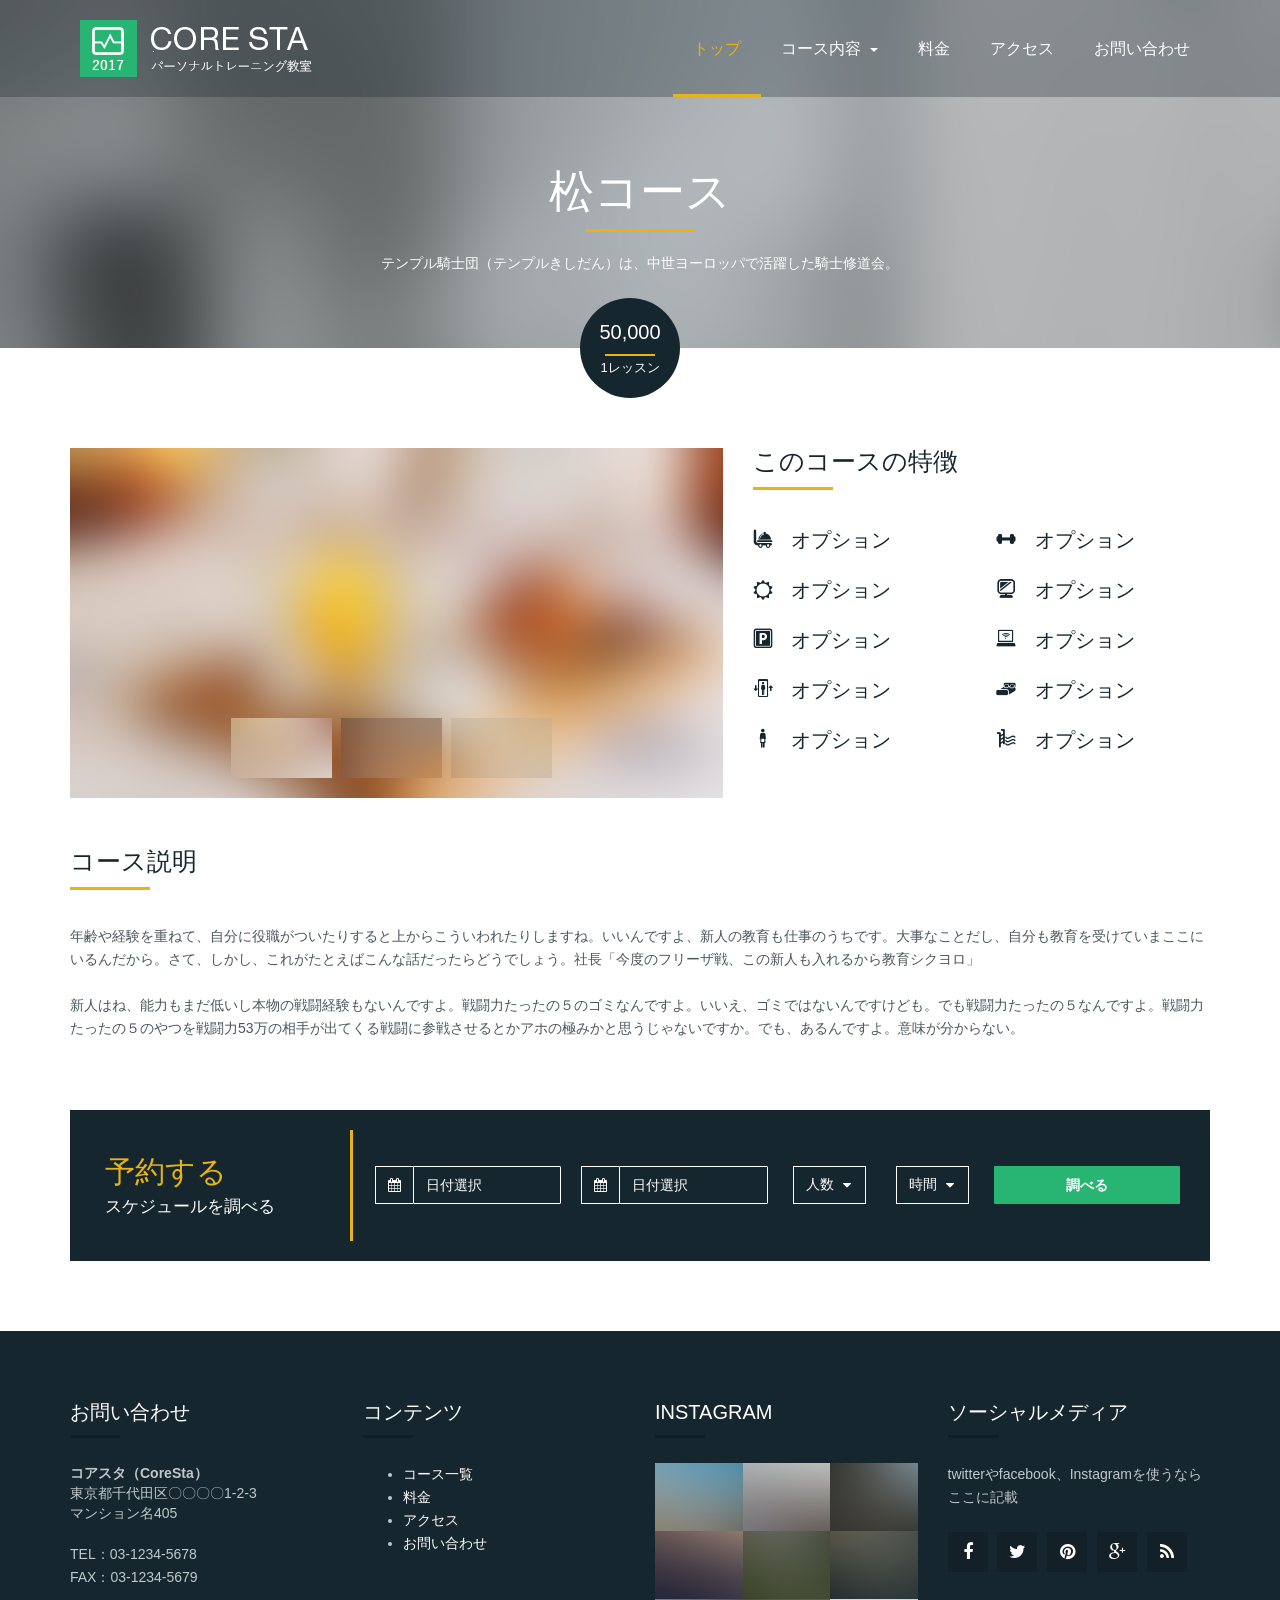
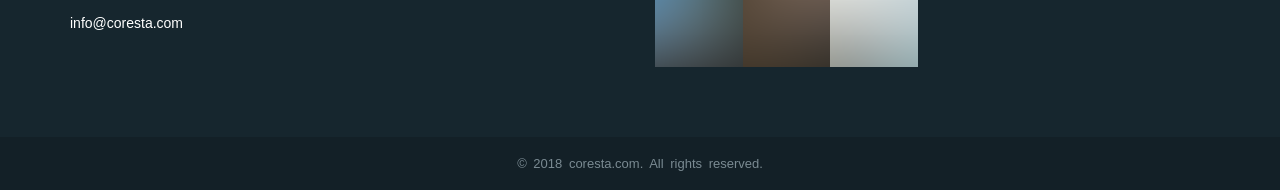
<file: lesson-1.html>
<!DOCTYPE html>
<html lang="en">

<head>
    <meta charset="utf-8">
    <meta http-equiv="X-UA-Compatible" content="IE=edge">
    <meta name="viewport" content="width=device-width, initial-scale=1">
    <title>松コース | パーソナルトレーニング教室「コアスタ」</title>

    <link
        href='https://fonts.googleapis.com/css?family=Open+Sans:400,300,300italic,400italic,600,600italic,700,700italic,800,800italic|Playfair+Display:400,400italic,700,700italic,900,900italic'
        rel='stylesheet' type='text/css'>
    <!-- Bootstrap -->
    <link href="css/bootstrap.min.css" rel="stylesheet">
    <link href="css/font-awesome.min.css" rel="stylesheet">

    <link href="css/owl.carousel.css" rel="stylesheet">
    <link href="css/owl.theme.css" rel="stylesheet">
    <link href="css/owl.transitions.css" rel="stylesheet">
    <link href="css/cs-select.css" rel="stylesheet">
    <link href="css/bootstrap-datepicker3.min.css" rel="stylesheet">
    <link href="css/freepik.hotels.css" rel="stylesheet">
    <link href="css/style.css" rel="stylesheet">

    <!--[if lt IE 9]>
		<script src="js/html5shiv.min.js"></script>
		<script src="js/respond.min.js"></script>
		<![endif]-->
    <script src="js/modernizr.custom.min.js"></script>
</head>

<body>
    <div class="preloader"></div>
    <header class="header transp sticky">
        <nav class="navbar navbar-inverse">
            <div class="container">
                <div class="navbar-header">
                    <button type="button" class="navbar-toggle collapsed" data-toggle="collapse" data-target="#bs-example-navbar-collapse-1" aria-expanded="false">
                        <span class="sr-only">Toggle navigation</span>
                        <span class="icon-bar"></span>
                        <span class="icon-bar"></span>
                        <span class="icon-bar"></span>
                    </button>
                    <a class="navbar-brand" href="index.html"><img src="images/logo.png" alt="logo"></a>
                </div>
                <div class="collapse navbar-collapse" id="bs-example-navbar-collapse-1">
                    <ul class="nav navbar-nav navbar-right">
                        <li  class="active"><a href="index.html">トップ</a></li>
                        <li class="dropdown">
                            <a href="#" class="dropdown-toggle" data-toggle="dropdown" role="button" aria-haspopup="true" aria-expanded="false">コース内容 <span class="caret"></span></a>
                            <ul class="dropdown-menu">
                                <li><a href="lesson.html">コース一覧</a></li>
                                <li><a href="lesson-1.html">松コース</a></li>
                                <li><a href="lesson-2.html">竹コース</a></li>
                                <li><a href="lesson-3.html">梅コース</a></li>
                                <!--<li><a href="./booking/pc.php">予約する</a></li>-->
                            </ul>
                        </li>
                        <li class="dropdown">
                            <a href="price.html">料金</a>
                        </li>
                        <!-- <li><a href="blog.html">ブログ</a></li> -->
                        <li><a href="contact.html">アクセス</a></li>
                        <li><a href="contact.html">お問い合わせ</a></li>
                    </ul>
                </div>
            </div>
        </nav>
    </header>

    <div class="mg-page-title parallax">
        <div class="container">
            <div class="row">
                <div class="col-md-12">
                    <h2>松コース</h2>
                    <p>テンプル騎士団（テンプルきしだん）は、中世ヨーロッパで活躍した騎士修道会。</p>
                </div>
            </div>
        </div>
    </div>
    <div class="mg-single-room-price">
        <div class="mg-srp-inner">50,000<span>1レッスン</span></div>
    </div>
    <div class="mg-single-room">
        <div class="container">
            <div class="row">
                <div class="col-md-7">
                    <div class="mg-gallery-container">
                        <ul class="mg-gallery" id="mg-gallery">
                            <li><img src="images/gallery-01.png" alt="Partner Logo"></li>
                            <li><img src="images/gallery-02.png" alt="Partner Logo"></li>
                            <li><img src="images/gallery-05.png" alt="Partner Logo"></li>
                            <li><img src="images/gallery-06.png" alt="Partner Logo"></li>
                            <li><img src="images/gallery-07.png" alt="Partner Logo"></li>
                            <li><img src="images/gallery-08.png" alt="Partner Logo"></li>
                        </ul>
                        <ul class="mg-gallery-thumb" id="mg-gallery-thumb">
                            <li><img src="images/gallery-thumb-01.png" alt="Partner Logo"></li>
                            <li><img src="images/gallery-thumb-02.png" alt="Partner Logo"></li>
                            <li><img src="images/gallery-thumb-05.png" alt="Partner Logo"></li>
                            <li><img src="images/gallery-thumb-06.png" alt="Partner Logo"></li>
                            <li><img src="images/gallery-thumb-07.png" alt="Partner Logo"></li>
                            <li><img src="images/gallery-thumb-08.png" alt="Partner Logo"></li>
                        </ul>
                    </div>
                </div>
                <div class="col-md-5 mg-room-fecilities">
                    <h2 class="mg-sec-left-title">このコースの特徴</h2>
                    <div class="row">
                        <div class="col-xs-6">
                            <ul>
                                <li><i class="fp-ht-food"></i> オプション</li>
                                <li><i class="fa fa-sun-o"></i> オプション</li>
                                <li><i class="fp-ht-parking"></i> オプション</li>
                                <li><i class="fp-ht-elevator"></i> オプション</li>
                                <li><i class="fp-ht-maid"></i> オプション</li>
                            </ul>
                        </div>
                        <div class="col-xs-6">
                            <ul>
                                <li><i class="fp-ht-dumbbell"></i> オプション</li>
                                <li><i class="fp-ht-tv"></i> オプション</li>
                                <li><i class="fp-ht-computer"></i> オプション</li>
                                <li><i class="fp-ht-bed"></i> オプション</li>
                                <li><i class="fp-ht-swimmingpool"></i> オプション</li>
                            </ul>
                        </div>
                    </div>
                </div>
            </div>
            <div class="row">
                <div class="col-md-12">
                    <div class="mg-single-room-txt">
                        <h2 class="mg-sec-left-title">コース説明</h2>
                        <p>年齢や経験を重ねて、自分に役職がついたりすると上からこういわれたりしますね。いいんですよ、新人の教育も仕事のうちです。大事なことだし、自分も教育を受けていまここにいるんだから。さて、しかし、これがたとえばこんな話だったらどうでしょう。社長「今度のフリーザ戦、この新人も入れるから教育シクヨロ」
                        </p>
                        <p>新人はね、能力もまだ低いし本物の戦闘経験もないんですよ。戦闘力たったの５のゴミなんですよ。いいえ、ゴミではないんですけども。でも戦闘力たったの５なんですよ。戦闘力たったの５のやつを戦闘力53万の相手が出てくる戦闘に参戦させるとかアホの極みかと思うじゃないですか。でも、あるんですよ。意味が分からない。
                        </p>
                    </div>
                </div>
            </div>
            <div class="row">
                <div class="col-md-12 mg-saerch-room pb70">
                    <div class="mg-book-now">
                        <div class="row">
                            <div class="col-md-3">
                                <h2 class="mg-bn-title">予約する <span class="mg-bn-big">スケジュールを調べる</span></h2>
                            </div>
                            <div class="col-md-9">
                                <div class="mg-bn-forms">
                                    <form>
                                        <div class="row">
                                            <div class="col-md-3 col-xs-6">
                                                <div class="input-group date mg-check-in">
                                                    <div class="input-group-addon"><i class="fa fa-calendar"></i></div>
                                                    <input type="text" class="form-control" id="exampleInputEmail1"
                                                        placeholder="日付選択">
                                                </div>
                                            </div>
                                            <div class="col-md-3 col-xs-6">
                                                <div class="input-group date mg-check-out">
                                                    <div class="input-group-addon"><i class="fa fa-calendar"></i></div>
                                                    <input type="text" class="form-control" id="exampleInputEmail1"
                                                        placeholder="日付選択">
                                                </div>
                                            </div>
                                            <div class="col-md-3">
                                                <div class="row">
                                                    <div class="col-xs-6">
                                                        <select class="cs-select cs-skin-elastic">
                                                            <option value="" disabled selected>人数</option>
                                                            <option value="1">1</option>
                                                            <option value="2">2</option>
                                                            <option value="3">3</option>
                                                            <option value="4">4</option>
                                                        </select>
                                                    </div>
                                                    <div class="col-xs-6">
                                                        <select class="cs-select cs-skin-elastic">
                                                            <option value="" disabled selected>時間</option>
                                                            <option value="0">0</option>
                                                            <option value="1">1</option>
                                                            <option value="2">2</option>
                                                            <option value="3">3</option>
                                                        </select>
                                                    </div>
                                                </div>
                                            </div>
                                            <div class="col-md-3">
                                                <button type="submit" class="btn btn-main btn-block">調べる</button>
                                            </div>
                                        </div>
                                    </form>
                                </div>
                            </div>
                        </div>
                    </div>
                </div>
            </div>
        </div>
    </div>

    <footer class="mg-footer">
        <div class="mg-footer-widget">
            <div class="container">
                <div class="row">
                    <div class="col-md-3 col-sm-6">
                        <div class="widget">
                            <h2 class="mg-widget-title">お問い合わせ</h2>
                            <address>
                                <strong>コアスタ（CoreSta）</strong><br>
                                東京都千代田区〇〇〇〇1-2-3<br>
                                マンション名405
                            </address>
    
                            <p>
                                TEL：03-1234-5678<br>
                                FAX：03-1234-5679
                            </p>
    
                            <p>
                                <a href="mailto:#">info@coresta.com</a>
                            </p>
                        </div>
                    </div>
                    <div class="col-md-3 col-sm-6">
                        <div class="widget">
                            <h2 class="mg-widget-title">コンテンツ</h2>
                            <ul class="mg-fnav">
                                <li><a href="lesson.html">コース一覧</a></li>
                                <li><a href="price.html">料金</a></li>
                                <li><a href="contact.html">アクセス</a></li>
                                <li><a href="contact.html">お問い合わせ</a></li>
                            </ul>
                        </div>
                    </div>
                    <div class="col-md-3 col-sm-6">
                        <div class="widget">
                            <h2 class="mg-widget-title">Instagram</h2>
                            <ul class="mg-instagram">
                                <li><a href="#"><img src="images/ins-01.png" alt=""></a></li>
                                <li><a href="#"><img src="images/ins-02.png" alt=""></a></li>
                                <li><a href="#"><img src="images/ins-03.png" alt=""></a></li>
                                <li><a href="#"><img src="images/ins-04.png" alt=""></a></li>
                                <li><a href="#"><img src="images/ins-05.png" alt=""></a></li>
                                <li><a href="#"><img src="images/ins-06.png" alt=""></a></li>
                                <li><a href="#"><img src="images/ins-07.png" alt=""></a></li>
                                <li><a href="#"><img src="images/ins-08.png" alt=""></a></li>
                                <li><a href="#"><img src="images/ins-09.png" alt=""></a></li>
                            </ul>
                        </div>
                    </div>
                    <div class="col-md-3 col-sm-6">
                        <div class="widget">
                            <h2 class="mg-widget-title">ソーシャルメディア</h2>
                            <p>twitterやfacebook、Instagramを使うならここに記載</p>
                            <ul class="mg-footer-social">
                                <li><a href="#"><i class="fa fa-facebook"></i></a></li>
                                <li><a href="#"><i class="fa fa-twitter"></i></a></li>
                                <li><a href="#"><i class="fa fa-pinterest"></i></a></li>
                                <li><a href="#"><i class="fa fa-google-plus"></i></a></li>
                                <li><a href="#"><i class="fa fa-rss"></i></a></li>
                            </ul>
                        </div>
                    </div>
                </div>
            </div>
        </div>
        <div class="mg-copyright">
            <div class="container">
                <div class="row">
                    <div class="col-md-12">
                        <p style="text-align:center;">&copy; 2018 coresta.com. All rights reserved.</p>
                    </div>
                </div>
            </div>
        </div>
    </footer>
    <script src="js/jquery.min.js"></script>
    <script src="js/bootstrap.min.js"></script>
    <script src="js/owl.carousel.min.js"></script>
    <script src="js/jssor.slider.mini.js"></script>
    <script src="js/classie.js"></script>
    <script src="js/selectFx.js"></script>
    <script src="js/bootstrap-datepicker.min.js"></script>
    <script src="js/starrr.min.js"></script>
    <script src="js/nivo-lightbox.min.js"></script>
    <script src="js/jquery.shuffle.min.js"></script>
    <script src="http://maps.google.com/maps/api/js?sensor=true"></script>
    <script src="js/gmaps.min.js"></script>
    <script src="js/jquery.parallax-1.1.3.js"></script>
    <script src="js/script.js"></script>
</body>

</html>
</file>
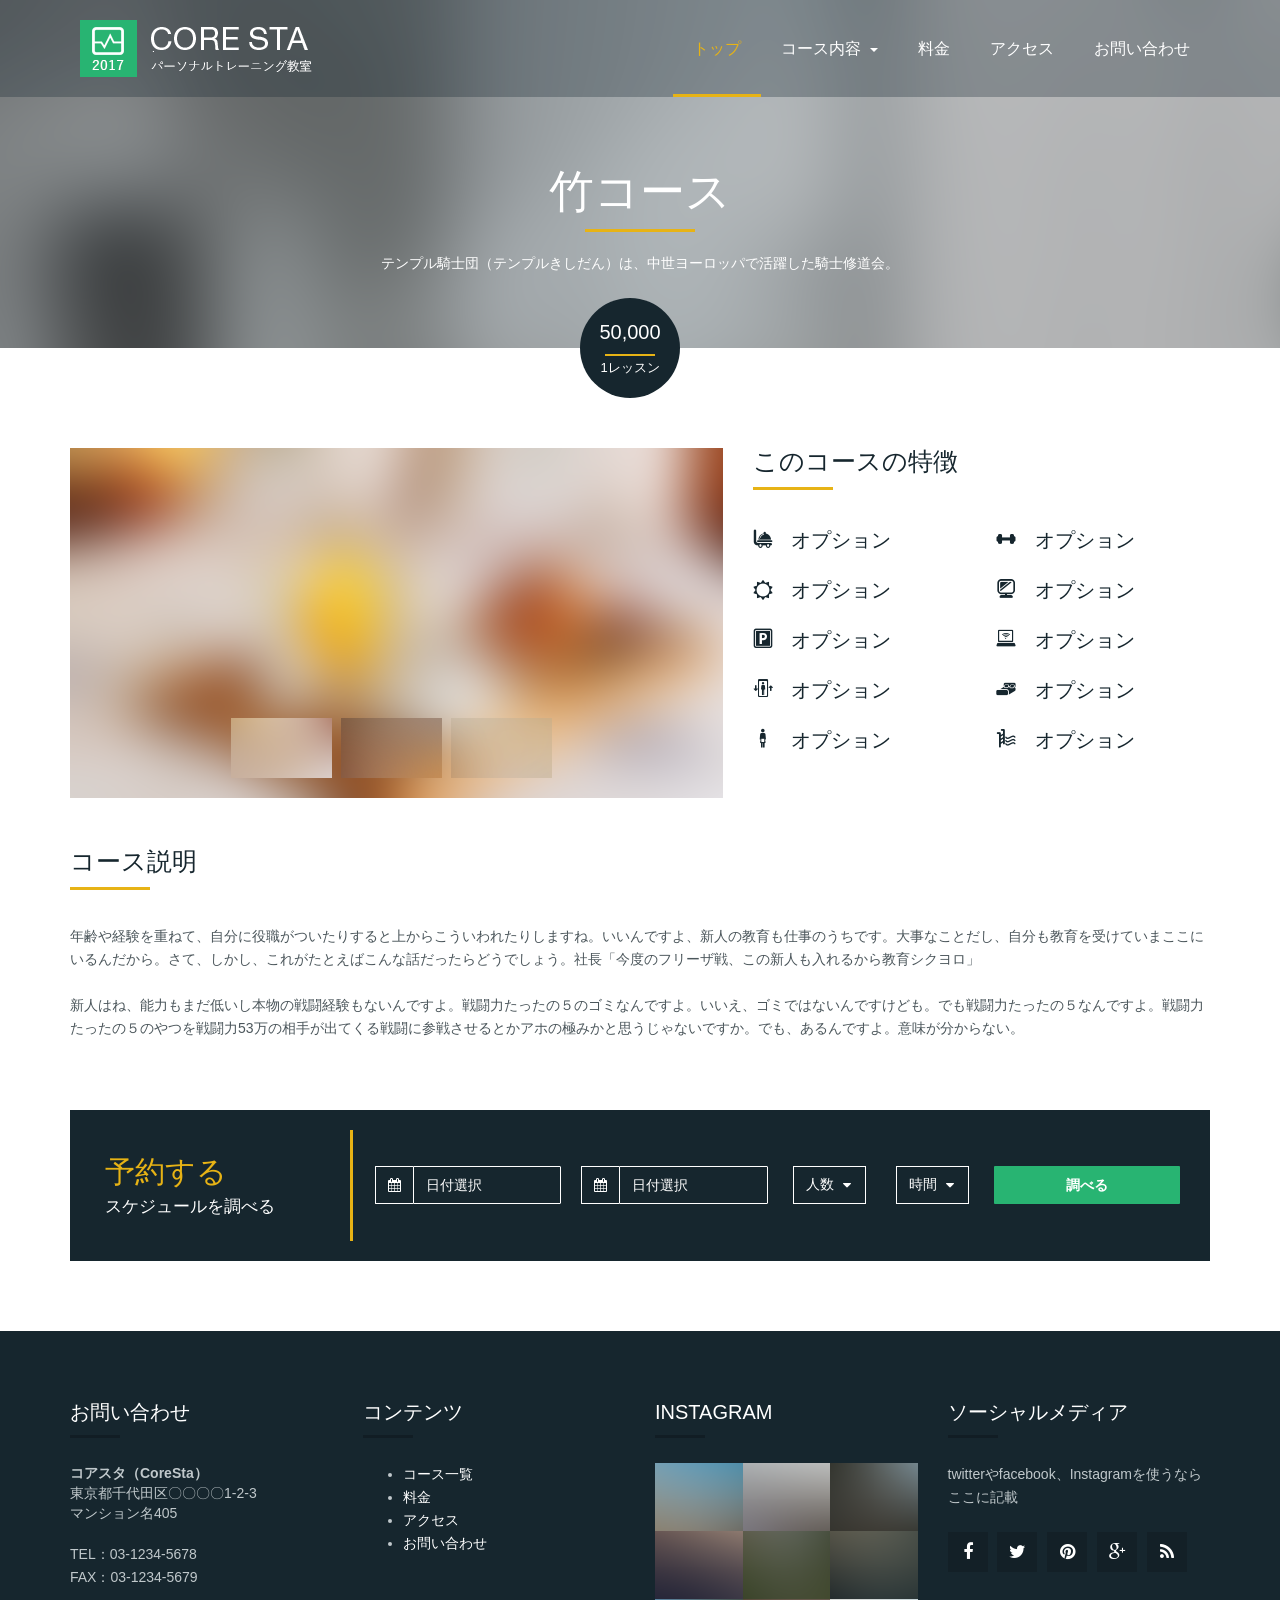
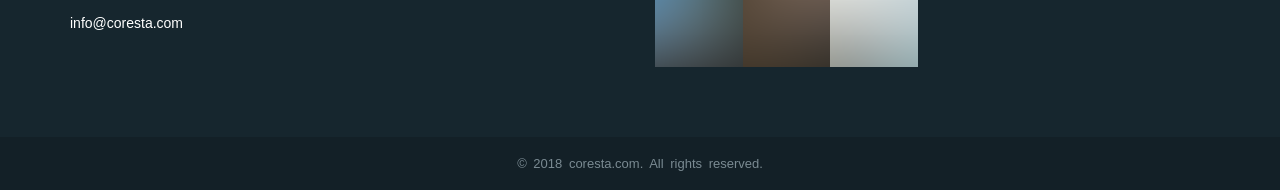
<file: lesson-2.html>
<!DOCTYPE html>
<html lang="ja">

<head>
    <meta charset="utf-8">
    <meta http-equiv="X-UA-Compatible" content="IE=edge">
    <meta name="viewport" content="width=device-width, initial-scale=1">
    <title>竹コース | パーソナルトレーニング教室「コアスタ」</title>

    <link
        href='https://fonts.googleapis.com/css?family=Open+Sans:400,300,300italic,400italic,600,600italic,700,700italic,800,800italic|Playfair+Display:400,400italic,700,700italic,900,900italic'
        rel='stylesheet' type='text/css'>
    <!-- Bootstrap -->
    <link href="css/bootstrap.min.css" rel="stylesheet">
    <link href="css/font-awesome.min.css" rel="stylesheet">

    <link href="css/owl.carousel.css" rel="stylesheet">
    <link href="css/owl.theme.css" rel="stylesheet">
    <link href="css/owl.transitions.css" rel="stylesheet">
    <link href="css/cs-select.css" rel="stylesheet">
    <link href="css/bootstrap-datepicker3.min.css" rel="stylesheet">
    <link href="css/freepik.hotels.css" rel="stylesheet">
    <link href="css/style.css" rel="stylesheet">

    <!--[if lt IE 9]>
		<script src="js/html5shiv.min.js"></script>
		<script src="js/respond.min.js"></script>
		<![endif]-->
    <script src="js/modernizr.custom.min.js"></script>
</head>

<body>
    <div class="preloader"></div>
    <header class="header transp sticky">
        <nav class="navbar navbar-inverse">
            <div class="container">
                <div class="navbar-header">
                    <button type="button" class="navbar-toggle collapsed" data-toggle="collapse" data-target="#bs-example-navbar-collapse-1" aria-expanded="false">
                        <span class="sr-only">Toggle navigation</span>
                        <span class="icon-bar"></span>
                        <span class="icon-bar"></span>
                        <span class="icon-bar"></span>
                    </button>
                    <a class="navbar-brand" href="index.html"><img src="images/logo.png" alt="logo"></a>
                </div>
                <div class="collapse navbar-collapse" id="bs-example-navbar-collapse-1">
                    <ul class="nav navbar-nav navbar-right">
                        <li  class="active"><a href="index.html">トップ</a></li>
                        <li class="dropdown">
                            <a href="#" class="dropdown-toggle" data-toggle="dropdown" role="button" aria-haspopup="true" aria-expanded="false">コース内容 <span class="caret"></span></a>
                            <ul class="dropdown-menu">
                                <li><a href="lesson.html">コース一覧</a></li>
                                <li><a href="lesson-1.html">松コース</a></li>
                                <li><a href="lesson-2.html">竹コース</a></li>
                                <li><a href="lesson-3.html">梅コース</a></li>
                                <!--<li><a href="./booking/pc.php">予約する</a></li>-->
                            </ul>
                        </li>
                        <li class="dropdown">
                            <a href="price.html">料金</a>
                        </li>
                        <!-- <li><a href="blog.html">ブログ</a></li> -->
                        <li><a href="contact.html">アクセス</a></li>
                        <li><a href="contact.html">お問い合わせ</a></li>
                    </ul>
                </div>
            </div>
        </nav>
    </header>

    <div class="mg-page-title parallax">
        <div class="container">
            <div class="row">
                <div class="col-md-12">
                    <h2>竹コース</h2>
                    <p>テンプル騎士団（テンプルきしだん）は、中世ヨーロッパで活躍した騎士修道会。</p>
                </div>
            </div>
        </div>
    </div>
    <div class="mg-single-room-price">
        <div class="mg-srp-inner">50,000<span>1レッスン</span></div>
    </div>
    <div class="mg-single-room">
        <div class="container">
            <div class="row">
                <div class="col-md-7">
                    <div class="mg-gallery-container">
                        <ul class="mg-gallery" id="mg-gallery">
                            <li><img src="images/gallery-01.png" alt="Partner Logo"></li>
                            <li><img src="images/gallery-02.png" alt="Partner Logo"></li>
                            <li><img src="images/gallery-05.png" alt="Partner Logo"></li>
                            <li><img src="images/gallery-06.png" alt="Partner Logo"></li>
                            <li><img src="images/gallery-07.png" alt="Partner Logo"></li>
                            <li><img src="images/gallery-08.png" alt="Partner Logo"></li>
                        </ul>
                        <ul class="mg-gallery-thumb" id="mg-gallery-thumb">
                            <li><img src="images/gallery-thumb-01.png" alt="Partner Logo"></li>
                            <li><img src="images/gallery-thumb-02.png" alt="Partner Logo"></li>
                            <li><img src="images/gallery-thumb-05.png" alt="Partner Logo"></li>
                            <li><img src="images/gallery-thumb-06.png" alt="Partner Logo"></li>
                            <li><img src="images/gallery-thumb-07.png" alt="Partner Logo"></li>
                            <li><img src="images/gallery-thumb-08.png" alt="Partner Logo"></li>
                        </ul>
                    </div>
                </div>
                <div class="col-md-5 mg-room-fecilities">
                    <h2 class="mg-sec-left-title">このコースの特徴</h2>
                    <div class="row">
                        <div class="col-xs-6">
                            <ul>
                                <li><i class="fp-ht-food"></i> オプション</li>
                                <li><i class="fa fa-sun-o"></i> オプション</li>
                                <li><i class="fp-ht-parking"></i> オプション</li>
                                <li><i class="fp-ht-elevator"></i> オプション</li>
                                <li><i class="fp-ht-maid"></i> オプション</li>
                            </ul>
                        </div>
                        <div class="col-xs-6">
                            <ul>
                                <li><i class="fp-ht-dumbbell"></i> オプション</li>
                                <li><i class="fp-ht-tv"></i> オプション</li>
                                <li><i class="fp-ht-computer"></i> オプション</li>
                                <li><i class="fp-ht-bed"></i> オプション</li>
                                <li><i class="fp-ht-swimmingpool"></i> オプション</li>
                            </ul>
                        </div>
                    </div>
                </div>
            </div>
            <div class="row">
                <div class="col-md-12">
                    <div class="mg-single-room-txt">
                        <h2 class="mg-sec-left-title">コース説明</h2>
                        <p>年齢や経験を重ねて、自分に役職がついたりすると上からこういわれたりしますね。いいんですよ、新人の教育も仕事のうちです。大事なことだし、自分も教育を受けていまここにいるんだから。さて、しかし、これがたとえばこんな話だったらどうでしょう。社長「今度のフリーザ戦、この新人も入れるから教育シクヨロ」
                        </p>
                        <p>新人はね、能力もまだ低いし本物の戦闘経験もないんですよ。戦闘力たったの５のゴミなんですよ。いいえ、ゴミではないんですけども。でも戦闘力たったの５なんですよ。戦闘力たったの５のやつを戦闘力53万の相手が出てくる戦闘に参戦させるとかアホの極みかと思うじゃないですか。でも、あるんですよ。意味が分からない。
                        </p>
                    </div>
                </div>
            </div>
            <div class="row">
                <div class="col-md-12 mg-saerch-room pb70">
                    <div class="mg-book-now">
                        <div class="row">
                            <div class="col-md-3">
                                <h2 class="mg-bn-title">予約する <span class="mg-bn-big">スケジュールを調べる</span></h2>
                            </div>
                            <div class="col-md-9">
                                <div class="mg-bn-forms">
                                    <form>
                                        <div class="row">
                                            <div class="col-md-3 col-xs-6">
                                                <div class="input-group date mg-check-in">
                                                    <div class="input-group-addon"><i class="fa fa-calendar"></i></div>
                                                    <input type="text" class="form-control" id="exampleInputEmail1"
                                                        placeholder="日付選択">
                                                </div>
                                            </div>
                                            <div class="col-md-3 col-xs-6">
                                                <div class="input-group date mg-check-out">
                                                    <div class="input-group-addon"><i class="fa fa-calendar"></i></div>
                                                    <input type="text" class="form-control" id="exampleInputEmail1"
                                                        placeholder="日付選択">
                                                </div>
                                            </div>
                                            <div class="col-md-3">
                                                <div class="row">
                                                    <div class="col-xs-6">
                                                        <select class="cs-select cs-skin-elastic">
                                                            <option value="" disabled selected>人数</option>
                                                            <option value="1">1</option>
                                                            <option value="2">2</option>
                                                            <option value="3">3</option>
                                                            <option value="4">4</option>
                                                        </select>
                                                    </div>
                                                    <div class="col-xs-6">
                                                        <select class="cs-select cs-skin-elastic">
                                                            <option value="" disabled selected>時間</option>
                                                            <option value="0">0</option>
                                                            <option value="1">1</option>
                                                            <option value="2">2</option>
                                                            <option value="3">3</option>
                                                        </select>
                                                    </div>
                                                </div>
                                            </div>
                                            <div class="col-md-3">
                                                <button type="submit" class="btn btn-main btn-block">調べる</button>
                                            </div>
                                        </div>
                                    </form>
                                </div>
                            </div>
                        </div>
                    </div>
                </div>
            </div>


        </div>
    </div>

    <footer class="mg-footer">
        <div class="mg-footer-widget">
            <div class="container">
                <div class="row">
                    <div class="col-md-3 col-sm-6">
                        <div class="widget">
                            <h2 class="mg-widget-title">お問い合わせ</h2>
                            <address>
                                <strong>コアスタ（CoreSta）</strong><br>
                                東京都千代田区〇〇〇〇1-2-3<br>
                                マンション名405
                            </address>
    
                            <p>
                                TEL：03-1234-5678<br>
                                FAX：03-1234-5679
                            </p>
    
                            <p>
                                <a href="mailto:#">info@coresta.com</a>
                            </p>
                        </div>
                    </div>
                    <div class="col-md-3 col-sm-6">
                        <div class="widget">
                            <h2 class="mg-widget-title">コンテンツ</h2>
                            <ul class="mg-fnav">
                                <li><a href="lesson.html">コース一覧</a></li>
                                <li><a href="price.html">料金</a></li>
                                <li><a href="contact.html">アクセス</a></li>
                                <li><a href="contact.html">お問い合わせ</a></li>
                            </ul>
                        </div>
                    </div>
                    <div class="col-md-3 col-sm-6">
                        <div class="widget">
                            <h2 class="mg-widget-title">Instagram</h2>
                            <ul class="mg-instagram">
                                <li><a href="#"><img src="images/ins-01.png" alt=""></a></li>
                                <li><a href="#"><img src="images/ins-02.png" alt=""></a></li>
                                <li><a href="#"><img src="images/ins-03.png" alt=""></a></li>
                                <li><a href="#"><img src="images/ins-04.png" alt=""></a></li>
                                <li><a href="#"><img src="images/ins-05.png" alt=""></a></li>
                                <li><a href="#"><img src="images/ins-06.png" alt=""></a></li>
                                <li><a href="#"><img src="images/ins-07.png" alt=""></a></li>
                                <li><a href="#"><img src="images/ins-08.png" alt=""></a></li>
                                <li><a href="#"><img src="images/ins-09.png" alt=""></a></li>
                            </ul>
                        </div>
                    </div>
                    <div class="col-md-3 col-sm-6">
                        <div class="widget">
                            <h2 class="mg-widget-title">ソーシャルメディア</h2>
                            <p>twitterやfacebook、Instagramを使うならここに記載</p>
                            <ul class="mg-footer-social">
                                <li><a href="#"><i class="fa fa-facebook"></i></a></li>
                                <li><a href="#"><i class="fa fa-twitter"></i></a></li>
                                <li><a href="#"><i class="fa fa-pinterest"></i></a></li>
                                <li><a href="#"><i class="fa fa-google-plus"></i></a></li>
                                <li><a href="#"><i class="fa fa-rss"></i></a></li>
                            </ul>
                        </div>
                    </div>
                </div>
            </div>
        </div>
        <div class="mg-copyright">
            <div class="container">
                <div class="row">
                    <div class="col-md-12">
                        <p style="text-align:center;">&copy; 2018 coresta.com. All rights reserved.</p>
                    </div>
                </div>
            </div>
        </div>
    </footer>
    <script src="js/jquery.min.js"></script>
    <script src="js/bootstrap.min.js"></script>
    <script src="js/owl.carousel.min.js"></script>
    <script src="js/jssor.slider.mini.js"></script>
    <script src="js/classie.js"></script>
    <script src="js/selectFx.js"></script>
    <script src="js/bootstrap-datepicker.min.js"></script>
    <script src="js/starrr.min.js"></script>
    <script src="js/nivo-lightbox.min.js"></script>
    <script src="js/jquery.shuffle.min.js"></script>
    <script src="http://maps.google.com/maps/api/js?sensor=true"></script>
    <script src="js/gmaps.min.js"></script>
    <script src="js/jquery.parallax-1.1.3.js"></script>
    <script src="js/script.js"></script>
</body>

</html>
</file>
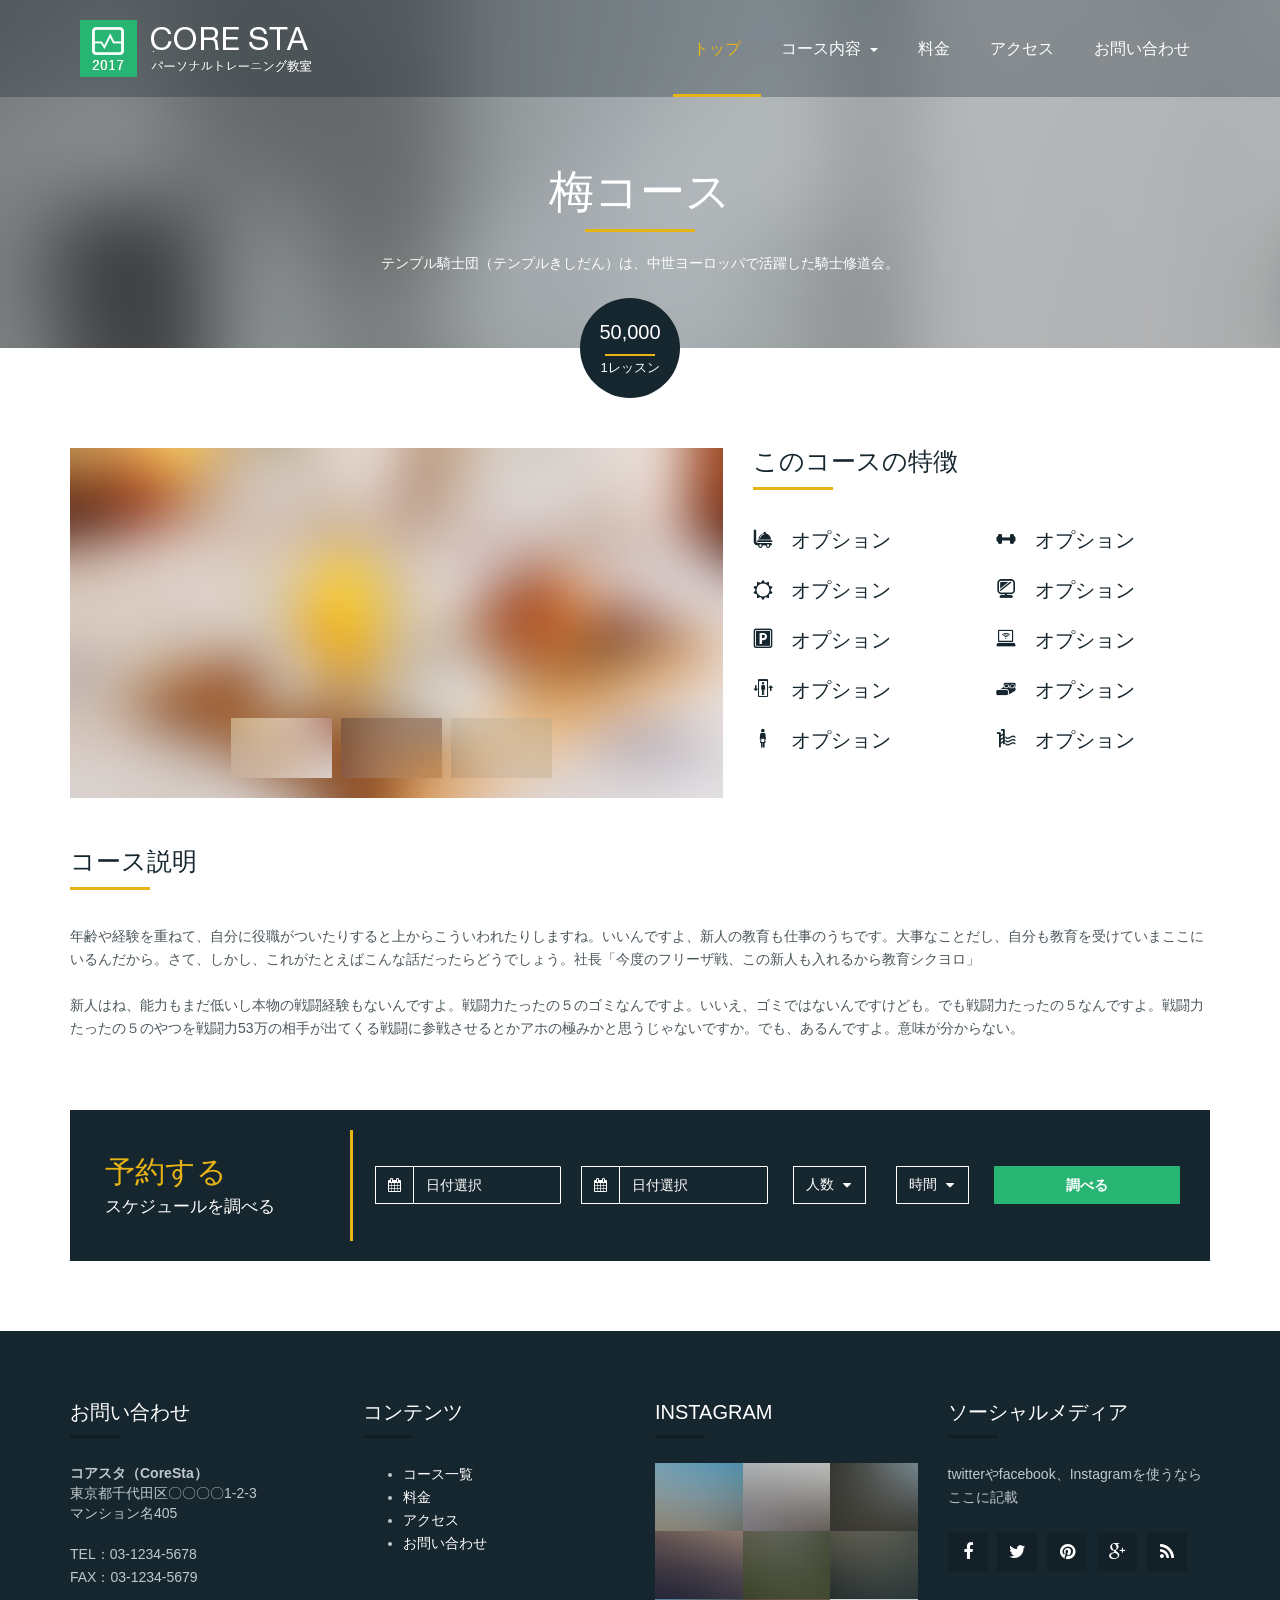
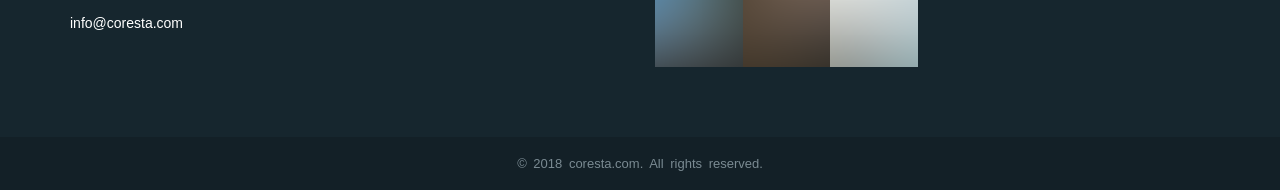
<file: lesson-3.html>
<!DOCTYPE html>
<html lang="en">

<head>
    <meta charset="utf-8">
    <meta http-equiv="X-UA-Compatible" content="IE=edge">
    <meta name="viewport" content="width=device-width, initial-scale=1">
    <title>梅コース | パーソナルトレーニング教室「コアスタ」</title>

    <link
        href='https://fonts.googleapis.com/css?family=Open+Sans:400,300,300italic,400italic,600,600italic,700,700italic,800,800italic|Playfair+Display:400,400italic,700,700italic,900,900italic'
        rel='stylesheet' type='text/css'>
    <!-- Bootstrap -->
    <link href="css/bootstrap.min.css" rel="stylesheet">
    <link href="css/font-awesome.min.css" rel="stylesheet">

    <link href="css/owl.carousel.css" rel="stylesheet">
    <link href="css/owl.theme.css" rel="stylesheet">
    <link href="css/owl.transitions.css" rel="stylesheet">
    <link href="css/cs-select.css" rel="stylesheet">
    <link href="css/bootstrap-datepicker3.min.css" rel="stylesheet">
    <link href="css/freepik.hotels.css" rel="stylesheet">
    <link href="css/style.css" rel="stylesheet">

    <!--[if lt IE 9]>
		<script src="js/html5shiv.min.js"></script>
		<script src="js/respond.min.js"></script>
		<![endif]-->
    <script src="js/modernizr.custom.min.js"></script>
</head>

<body>
    <div class="preloader"></div>
    <header class="header transp sticky">
        <nav class="navbar navbar-inverse">
            <div class="container">
                <div class="navbar-header">
                    <button type="button" class="navbar-toggle collapsed" data-toggle="collapse" data-target="#bs-example-navbar-collapse-1" aria-expanded="false">
                        <span class="sr-only">Toggle navigation</span>
                        <span class="icon-bar"></span>
                        <span class="icon-bar"></span>
                        <span class="icon-bar"></span>
                    </button>
                    <a class="navbar-brand" href="index.html"><img src="images/logo.png" alt="logo"></a>
                </div>
                <div class="collapse navbar-collapse" id="bs-example-navbar-collapse-1">
                    <ul class="nav navbar-nav navbar-right">
                        <li  class="active"><a href="index.html">トップ</a></li>
                        <li class="dropdown">
                            <a href="#" class="dropdown-toggle" data-toggle="dropdown" role="button" aria-haspopup="true" aria-expanded="false">コース内容 <span class="caret"></span></a>
                            <ul class="dropdown-menu">
                                <li><a href="lesson.html">コース一覧</a></li>
                                <li><a href="lesson-1.html">松コース</a></li>
                                <li><a href="lesson-2.html">竹コース</a></li>
                                <li><a href="lesson-3.html">梅コース</a></li>
                                <!--<li><a href="./booking/pc.php">予約する</a></li>-->
                            </ul>
                        </li>
                        <li class="dropdown">
                            <a href="price.html">料金</a>
                        </li>
                        <!-- <li><a href="blog.html">ブログ</a></li> -->
                        <li><a href="contact.html">アクセス</a></li>
                        <li><a href="contact.html">お問い合わせ</a></li>
                    </ul>
                </div>
            </div>
        </nav>
    </header>

    <div class="mg-page-title parallax">
        <div class="container">
            <div class="row">
                <div class="col-md-12">
                    <h2>梅コース</h2>
                    <p>テンプル騎士団（テンプルきしだん）は、中世ヨーロッパで活躍した騎士修道会。</p>
                </div>
            </div>
        </div>
    </div>
    <div class="mg-single-room-price">
        <div class="mg-srp-inner">50,000<span>1レッスン</span></div>
    </div>
    <div class="mg-single-room">
        <div class="container">
            <div class="row">
                <div class="col-md-7">
                    <div class="mg-gallery-container">
                        <ul class="mg-gallery" id="mg-gallery">
                            <li><img src="images/gallery-01.png" alt="Partner Logo"></li>
                            <li><img src="images/gallery-02.png" alt="Partner Logo"></li>
                            <li><img src="images/gallery-05.png" alt="Partner Logo"></li>
                            <li><img src="images/gallery-06.png" alt="Partner Logo"></li>
                            <li><img src="images/gallery-07.png" alt="Partner Logo"></li>
                            <li><img src="images/gallery-08.png" alt="Partner Logo"></li>
                        </ul>
                        <ul class="mg-gallery-thumb" id="mg-gallery-thumb">
                            <li><img src="images/gallery-thumb-01.png" alt="Partner Logo"></li>
                            <li><img src="images/gallery-thumb-02.png" alt="Partner Logo"></li>
                            <li><img src="images/gallery-thumb-05.png" alt="Partner Logo"></li>
                            <li><img src="images/gallery-thumb-06.png" alt="Partner Logo"></li>
                            <li><img src="images/gallery-thumb-07.png" alt="Partner Logo"></li>
                            <li><img src="images/gallery-thumb-08.png" alt="Partner Logo"></li>
                        </ul>
                    </div>
                </div>
                <div class="col-md-5 mg-room-fecilities">
                    <h2 class="mg-sec-left-title">このコースの特徴</h2>
                    <div class="row">
                        <div class="col-xs-6">
                            <ul>
                                <li><i class="fp-ht-food"></i> オプション</li>
                                <li><i class="fa fa-sun-o"></i> オプション</li>
                                <li><i class="fp-ht-parking"></i> オプション</li>
                                <li><i class="fp-ht-elevator"></i> オプション</li>
                                <li><i class="fp-ht-maid"></i> オプション</li>
                            </ul>
                        </div>
                        <div class="col-xs-6">
                            <ul>
                                <li><i class="fp-ht-dumbbell"></i> オプション</li>
                                <li><i class="fp-ht-tv"></i> オプション</li>
                                <li><i class="fp-ht-computer"></i> オプション</li>
                                <li><i class="fp-ht-bed"></i> オプション</li>
                                <li><i class="fp-ht-swimmingpool"></i> オプション</li>
                            </ul>
                        </div>
                    </div>
                </div>
            </div>
            <div class="row">
                <div class="col-md-12">
                    <div class="mg-single-room-txt">
                        <h2 class="mg-sec-left-title">コース説明</h2>
                        <p>年齢や経験を重ねて、自分に役職がついたりすると上からこういわれたりしますね。いいんですよ、新人の教育も仕事のうちです。大事なことだし、自分も教育を受けていまここにいるんだから。さて、しかし、これがたとえばこんな話だったらどうでしょう。社長「今度のフリーザ戦、この新人も入れるから教育シクヨロ」
                        </p>
                        <p>新人はね、能力もまだ低いし本物の戦闘経験もないんですよ。戦闘力たったの５のゴミなんですよ。いいえ、ゴミではないんですけども。でも戦闘力たったの５なんですよ。戦闘力たったの５のやつを戦闘力53万の相手が出てくる戦闘に参戦させるとかアホの極みかと思うじゃないですか。でも、あるんですよ。意味が分からない。
                        </p>
                    </div>
                </div>
            </div>
            <div class="row">
                <div class="col-md-12 mg-saerch-room pb70">
                    <div class="mg-book-now">
                        <div class="row">
                            <div class="col-md-3">
                                <h2 class="mg-bn-title">予約する <span class="mg-bn-big">スケジュールを調べる</span></h2>
                            </div>
                            <div class="col-md-9">
                                <div class="mg-bn-forms">
                                    <form>
                                        <div class="row">
                                            <div class="col-md-3 col-xs-6">
                                                <div class="input-group date mg-check-in">
                                                    <div class="input-group-addon"><i class="fa fa-calendar"></i></div>
                                                    <input type="text" class="form-control" id="exampleInputEmail1"
                                                        placeholder="日付選択">
                                                </div>
                                            </div>
                                            <div class="col-md-3 col-xs-6">
                                                <div class="input-group date mg-check-out">
                                                    <div class="input-group-addon"><i class="fa fa-calendar"></i></div>
                                                    <input type="text" class="form-control" id="exampleInputEmail1"
                                                        placeholder="日付選択">
                                                </div>
                                            </div>
                                            <div class="col-md-3">
                                                <div class="row">
                                                    <div class="col-xs-6">
                                                        <select class="cs-select cs-skin-elastic">
                                                            <option value="" disabled selected>人数</option>
                                                            <option value="1">1</option>
                                                            <option value="2">2</option>
                                                            <option value="3">3</option>
                                                            <option value="4">4</option>
                                                        </select>
                                                    </div>
                                                    <div class="col-xs-6">
                                                        <select class="cs-select cs-skin-elastic">
                                                            <option value="" disabled selected>時間</option>
                                                            <option value="0">0</option>
                                                            <option value="1">1</option>
                                                            <option value="2">2</option>
                                                            <option value="3">3</option>
                                                        </select>
                                                    </div>
                                                </div>
                                            </div>
                                            <div class="col-md-3">
                                                <button type="submit" class="btn btn-main btn-block">調べる</button>
                                            </div>
                                        </div>
                                    </form>
                                </div>
                            </div>
                        </div>
                    </div>
                </div>
            </div>


        </div>
    </div>

    <footer class="mg-footer">
        <div class="mg-footer-widget">
            <div class="container">
                <div class="row">
                    <div class="col-md-3 col-sm-6">
                        <div class="widget">
                            <h2 class="mg-widget-title">お問い合わせ</h2>
                            <address>
                                <strong>コアスタ（CoreSta）</strong><br>
                                東京都千代田区〇〇〇〇1-2-3<br>
                                マンション名405
                            </address>
    
                            <p>
                                TEL：03-1234-5678<br>
                                FAX：03-1234-5679
                            </p>
    
                            <p>
                                <a href="mailto:#">info@coresta.com</a>
                            </p>
                        </div>
                    </div>
                    <div class="col-md-3 col-sm-6">
                        <div class="widget">
                            <h2 class="mg-widget-title">コンテンツ</h2>
                            <ul class="mg-fnav">
                                <li><a href="lesson.html">コース一覧</a></li>
                                <li><a href="price.html">料金</a></li>
                                <li><a href="contact.html">アクセス</a></li>
                                <li><a href="contact.html">お問い合わせ</a></li>
                            </ul>
                        </div>
                    </div>
                    <div class="col-md-3 col-sm-6">
                        <div class="widget">
                            <h2 class="mg-widget-title">Instagram</h2>
                            <ul class="mg-instagram">
                                <li><a href="#"><img src="images/ins-01.png" alt=""></a></li>
                                <li><a href="#"><img src="images/ins-02.png" alt=""></a></li>
                                <li><a href="#"><img src="images/ins-03.png" alt=""></a></li>
                                <li><a href="#"><img src="images/ins-04.png" alt=""></a></li>
                                <li><a href="#"><img src="images/ins-05.png" alt=""></a></li>
                                <li><a href="#"><img src="images/ins-06.png" alt=""></a></li>
                                <li><a href="#"><img src="images/ins-07.png" alt=""></a></li>
                                <li><a href="#"><img src="images/ins-08.png" alt=""></a></li>
                                <li><a href="#"><img src="images/ins-09.png" alt=""></a></li>
                            </ul>
                        </div>
                    </div>
                    <div class="col-md-3 col-sm-6">
                        <div class="widget">
                            <h2 class="mg-widget-title">ソーシャルメディア</h2>
                            <p>twitterやfacebook、Instagramを使うならここに記載</p>
                            <ul class="mg-footer-social">
                                <li><a href="#"><i class="fa fa-facebook"></i></a></li>
                                <li><a href="#"><i class="fa fa-twitter"></i></a></li>
                                <li><a href="#"><i class="fa fa-pinterest"></i></a></li>
                                <li><a href="#"><i class="fa fa-google-plus"></i></a></li>
                                <li><a href="#"><i class="fa fa-rss"></i></a></li>
                            </ul>
                        </div>
                    </div>
                </div>
            </div>
        </div>
        <div class="mg-copyright">
            <div class="container">
                <div class="row">
                    <div class="col-md-12">
                        <p style="text-align:center;">&copy; 2018 coresta.com. All rights reserved.</p>
                    </div>
                </div>
            </div>
        </div>
    </footer>
    <script src="js/jquery.min.js"></script>
    <script src="js/bootstrap.min.js"></script>
    <script src="js/owl.carousel.min.js"></script>
    <script src="js/jssor.slider.mini.js"></script>
    <script src="js/classie.js"></script>
    <script src="js/selectFx.js"></script>
    <script src="js/bootstrap-datepicker.min.js"></script>
    <script src="js/starrr.min.js"></script>
    <script src="js/nivo-lightbox.min.js"></script>
    <script src="js/jquery.shuffle.min.js"></script>
    <script src="http://maps.google.com/maps/api/js?sensor=true"></script>
    <script src="js/gmaps.min.js"></script>
    <script src="js/jquery.parallax-1.1.3.js"></script>
    <script src="js/script.js"></script>
</body>

</html>
</file>
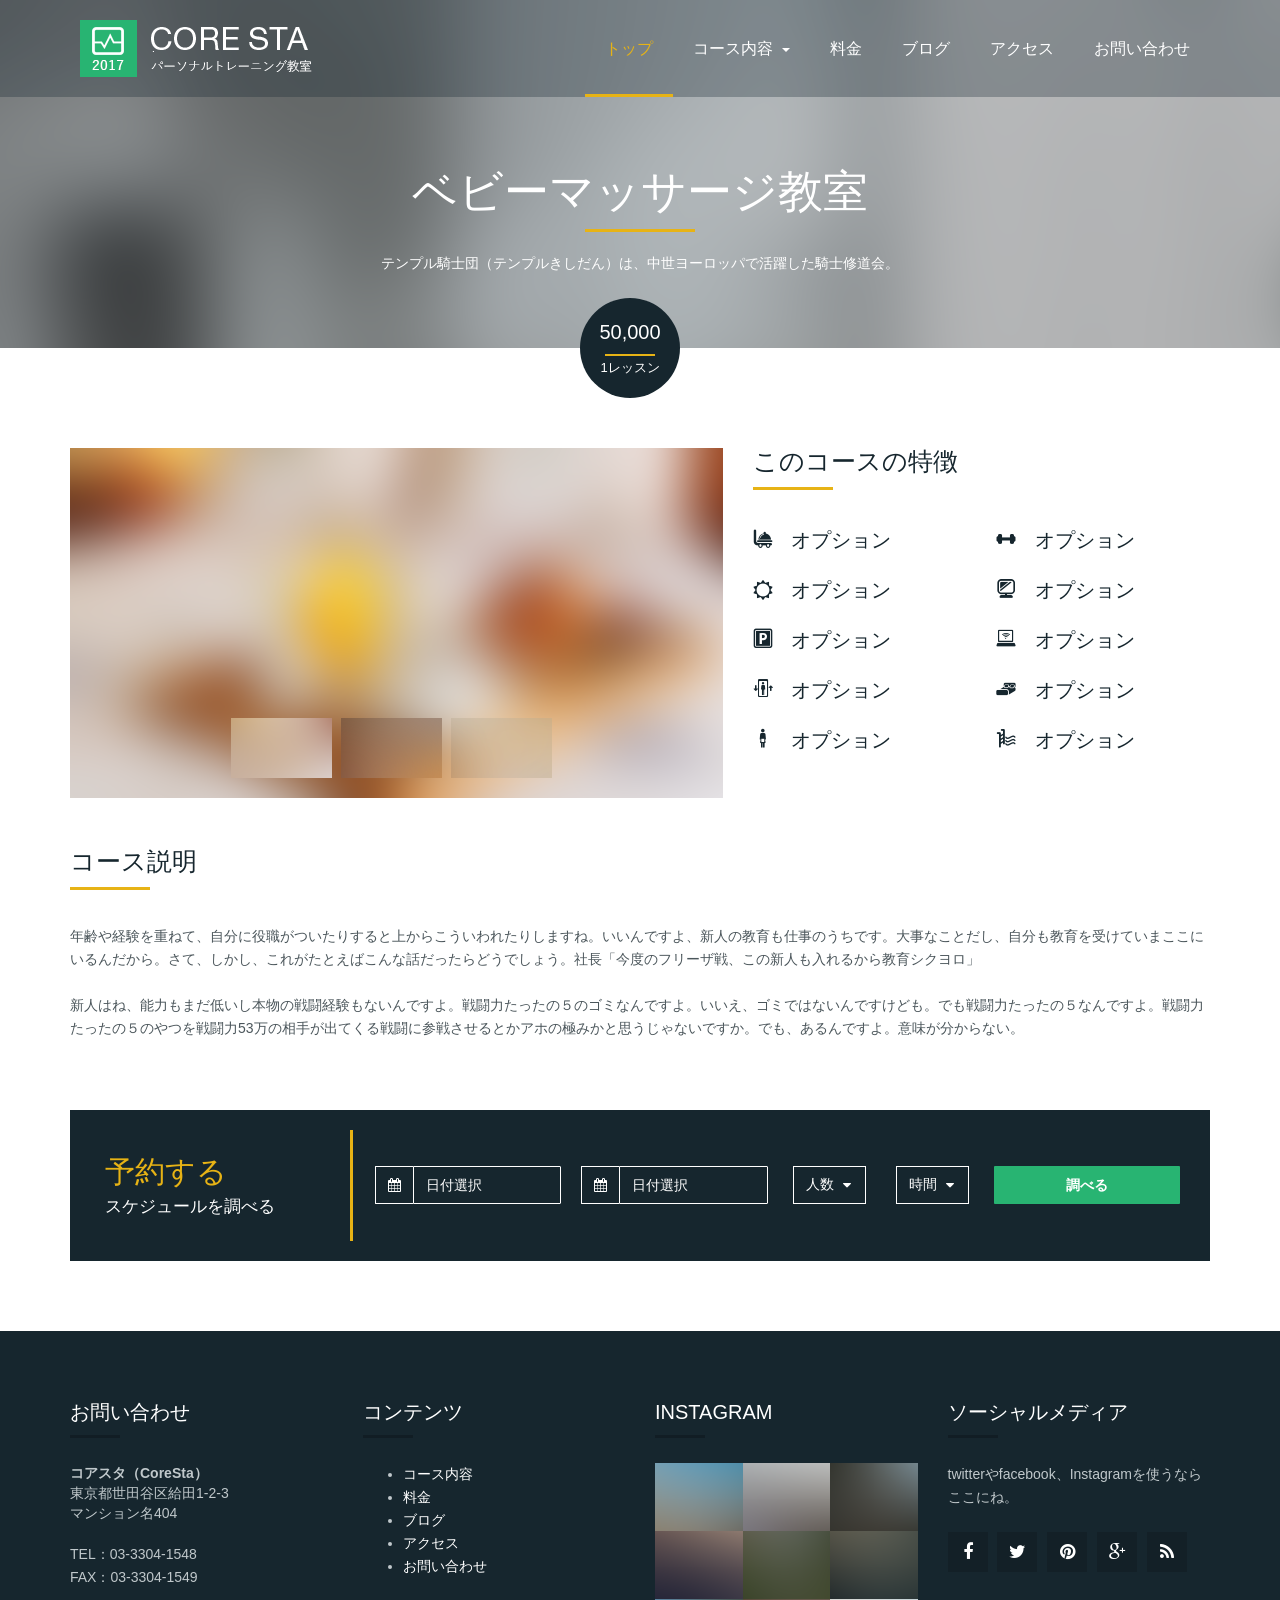
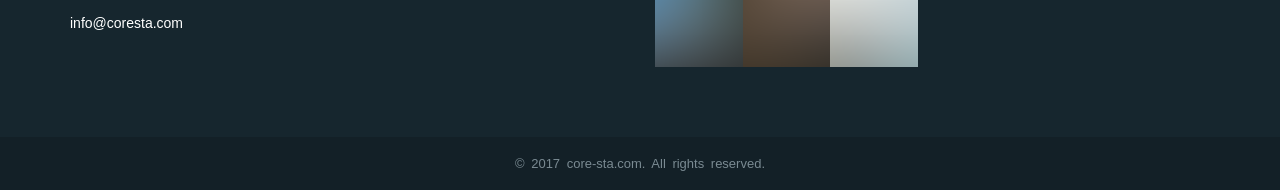
<file: lesson-4.html>
<!DOCTYPE html>
<html lang="ja">
	<head>
		<meta charset="utf-8">
		<meta http-equiv="X-UA-Compatible" content="IE=edge">
		<meta name="viewport" content="width=device-width, initial-scale=1">
		<title>ベビーマッサージ教室 | 世田谷区千歳烏山のパーソナルトレーニング教室「コアスタ」</title>
		
		<link href='https://fonts.googleapis.com/css?family=Open+Sans:400,300,300italic,400italic,600,600italic,700,700italic,800,800italic|Playfair+Display:400,400italic,700,700italic,900,900italic' rel='stylesheet' type='text/css'>
		<!-- Bootstrap -->
		<link href="css/bootstrap.min.css" rel="stylesheet">
		<link href="css/font-awesome.min.css" rel="stylesheet">

		<link href="css/owl.carousel.css" rel="stylesheet">
		<link href="css/owl.theme.css" rel="stylesheet">
		<link href="css/owl.transitions.css" rel="stylesheet">
		<link href="css/cs-select.css" rel="stylesheet">
		<link href="css/bootstrap-datepicker3.min.css" rel="stylesheet">
		<link href="css/freepik.hotels.css" rel="stylesheet">
		<link href="css/style.css" rel="stylesheet">




		<!-- HTML5 shim and Respond.js for IE8 support of HTML5 elements and media queries -->
		<!-- WARNING: Respond.js doesn't work if you view the page via file:// -->
		<!--[if lt IE 9]>
		<script src="js/html5shiv.min.js"></script>
		<script src="js/respond.min.js"></script>
		<![endif]-->
		<script src="js/modernizr.custom.min.js"></script>
	</head>
	<body>
		<div class="preloader"></div>
		<header class="header transp sticky"> <!-- available class for header: .sticky .center-content .transp -->
			<nav class="navbar navbar-inverse">
				<div class="container">
					<!-- Brand and toggle get grouped for better mobile display -->
					<div class="navbar-header">
						<button type="button" class="navbar-toggle collapsed" data-toggle="collapse" data-target="#bs-example-navbar-collapse-1" aria-expanded="false">
							<span class="sr-only">Toggle navigation</span>
							<span class="icon-bar"></span>
							<span class="icon-bar"></span>
							<span class="icon-bar"></span>
						</button>
						<a class="navbar-brand" href="index.html"><img src="images/logo.png" alt="logo"></a>
					</div>
					<!-- Collect the nav links, forms, and other content for toggling -->
					<div class="collapse navbar-collapse" id="bs-example-navbar-collapse-1">
						<ul class="nav navbar-nav navbar-right">
							<li  class="active"><a href="index.html">トップ</a></li>
							<li class="dropdown">
								<a href="#" class="dropdown-toggle" data-toggle="dropdown" role="button" aria-haspopup="true" aria-expanded="false">コース内容 <span class="caret"></span></a>
								<ul class="dropdown-menu">
									<li><a href="lesson.html">コース一覧</a></li>
									<li><a href="lesson-1.html">松コース</a></li>
									<li><a href="lesson-2.html">竹コース</a></li>
									<li><a href="lesson-3.html">梅コース</a></li>
								</ul>
							</li>
							<li class="dropdown">
								<a href="price.html">料金</a>
							</li>
							<li><a href="blog.html">ブログ</a></li>
							<li><a href="access.html">アクセス</a></li>
							<li><a href="contact.html">お問い合わせ</a></li>
						</ul>
					</div><!-- /.navbar-collapse -->
					<!--<div class="mg-search-box-cont pull-right">
						<a href="#" class="mg-search-box-trigger"><i class="fa fa-search"></i></a>
						<div class="mg-search-box">
							<form>
								<input type="text" name="s" class="form-control" placeholder="Type Keyword...">
								<button type="submit" class="btn btn-main"><i class="fa fa-search"></i></button>
							</form>
						</div>
					</div>-->
				</div><!-- /.container-fluid -->
			</nav>
		</header>

		<div class="mg-page-title parallax">
			<div class="container">
				<div class="row">
					<div class="col-md-12">
						<h2>ベビーマッサージ教室</h2>
						<p>テンプル騎士団（テンプルきしだん）は、中世ヨーロッパで活躍した騎士修道会。</p>
					</div>
				</div>
			</div>
		</div>
		<div class="mg-single-room-price">
			<div class="mg-srp-inner">50,000<span>1レッスン</span></div>
		</div>
		<div class="mg-single-room">
			<div class="container">
				<div class="row">
					<div class="col-md-7">
						<div class="mg-gallery-container">
							<ul class="mg-gallery" id="mg-gallery">
								<li><img src="images/gallery-01.png" alt="Partner Logo"></li>
								<li><img src="images/gallery-02.png" alt="Partner Logo"></li>
								<li><img src="images/gallery-05.png" alt="Partner Logo"></li>
								<li><img src="images/gallery-06.png" alt="Partner Logo"></li>
								<li><img src="images/gallery-07.png" alt="Partner Logo"></li>
								<li><img src="images/gallery-08.png" alt="Partner Logo"></li>
							</ul>
							<ul class="mg-gallery-thumb" id="mg-gallery-thumb">
								<li><img src="images/gallery-thumb-01.png" alt="Partner Logo"></li>
								<li><img src="images/gallery-thumb-02.png" alt="Partner Logo"></li>
								<li><img src="images/gallery-thumb-05.png" alt="Partner Logo"></li>
								<li><img src="images/gallery-thumb-06.png" alt="Partner Logo"></li>
								<li><img src="images/gallery-thumb-07.png" alt="Partner Logo"></li>
								<li><img src="images/gallery-thumb-08.png" alt="Partner Logo"></li>
							</ul>
						</div>
					</div>
					<div class="col-md-5 mg-room-fecilities">
						<h2 class="mg-sec-left-title">このコースの特徴</h2>
						<div class="row">
							<div class="col-xs-6">
								<ul>
									<li><i class="fp-ht-food"></i> オプション</li>
									<li><i class="fa fa-sun-o"></i> オプション</li>
									<li><i class="fp-ht-parking"></i> オプション</li>
									<li><i class="fp-ht-elevator"></i> オプション</li>
									<li><i class="fp-ht-maid"></i> オプション</li>
								</ul>
							</div>
							<div class="col-xs-6">
								<ul>
									<li><i class="fp-ht-dumbbell"></i> オプション</li>
									<li><i class="fp-ht-tv"></i> オプション</li>
									<li><i class="fp-ht-computer"></i> オプション</li>
									<li><i class="fp-ht-bed"></i> オプション</li>
									<li><i class="fp-ht-swimmingpool"></i> オプション</li>
								</ul>
							</div>
						</div>
					</div>
				</div>
				<div class="row">
					<div class="col-md-12">
						<div class="mg-single-room-txt">
							<h2 class="mg-sec-left-title">コース説明</h2>
							<p>年齢や経験を重ねて、自分に役職がついたりすると上からこういわれたりしますね。いいんですよ、新人の教育も仕事のうちです。大事なことだし、自分も教育を受けていまここにいるんだから。さて、しかし、これがたとえばこんな話だったらどうでしょう。社長「今度のフリーザ戦、この新人も入れるから教育シクヨロ」</p>
							<p>新人はね、能力もまだ低いし本物の戦闘経験もないんですよ。戦闘力たったの５のゴミなんですよ。いいえ、ゴミではないんですけども。でも戦闘力たったの５なんですよ。戦闘力たったの５のやつを戦闘力53万の相手が出てくる戦闘に参戦させるとかアホの極みかと思うじゃないですか。でも、あるんですよ。意味が分からない。</p>
						</div>
					</div>
				</div>
				<div class="row">
					<div class="col-md-12 mg-saerch-room pb70">
						<div class="mg-book-now">
							<div class="row">
								<div class="col-md-3">
									<h2 class="mg-bn-title">予約する <span class="mg-bn-big">スケジュールを調べる</span></h2>
								</div>
								<div class="col-md-9">
									<div class="mg-bn-forms">
										<form>
											<div class="row">
												<div class="col-md-3 col-xs-6">
													<div class="input-group date mg-check-in">
														<div class="input-group-addon"><i class="fa fa-calendar"></i></div>
														<input type="text" class="form-control" id="exampleInputEmail1" placeholder="日付選択">
													</div>
												</div>
												<div class="col-md-3 col-xs-6">
													<div class="input-group date mg-check-out">
														<div class="input-group-addon"><i class="fa fa-calendar"></i></div>
														<input type="text" class="form-control" id="exampleInputEmail1" placeholder="日付選択">
													</div>
												</div>
												<div class="col-md-3">
													<div class="row">
														<div class="col-xs-6">
															<select class="cs-select cs-skin-elastic">
																<option value="" disabled selected>人数</option>
																<option value="1">1</option>
																<option value="2">2</option>
																<option value="3">3</option>
																<option value="4">4</option>
															</select>
														</div>
														<div class="col-xs-6">
															<select class="cs-select cs-skin-elastic">
																<option value="" disabled selected>時間</option>
																<option value="0">0</option>
																<option value="1">1</option>
																<option value="2">2</option>
																<option value="3">3</option>
															</select>
														</div>
													</div>
												</div>
												<div class="col-md-3">
													<button type="submit" class="btn btn-main btn-block">調べる</button>
												</div>
											</div>
										</form>
									</div>
								</div>
							</div>
						</div>
					</div>
				</div>

				
			</div>
		</div>
		<!--<div class="mg-single-room-review-sec">
			<div class="container">
				<div class="row">
					<div class="col-md-12 clearfix">
						
						<div class="mg-sm-full-rating">
							<h2 class="mg-sec-left-title">Room Reviews</h2>
						</div>
					</div>
				</div>
				<div class="row">
					<div class="col-md-7">
						<div class="mg-reviews">
							<div class="media">
								<div class="media-left">
									<a href="#">
										<img class="media-object" src="images/review.png" alt="...">
									</a>
								</div>
								<div class="media-body">
									<h4 class="media-heading">Dylan Taylor</h4>
									<div class="mg-media-user-rating">
										<span class="mg-rs-icon">
											<i class="fa fa-star"></i>
											<i class="fa fa-star"></i>
											<i class="fa fa-star"></i>
											<i class="fa fa-star"></i>
											<i class="fa fa-star-o"></i>
										</span>
									</div>
									<div class="media-date">25 Jan, 2015</div>
									<p>Lorem ipsum dolor sit amet, consectetur adipisicing elit. Perfunctio dicturum cupiditatibusque refugiendi facillimis genuit fecerit amoris atomos. Praeclarorum, superstitio quem nostra turpius</p>
								</div>
							</div>
							<div class="media">
								<div class="media-left">
									<a href="#">
										<img class="media-object" src="images/review.png" alt="...">
									</a>
								</div>
								<div class="media-body">
									<h4 class="media-heading">Vincent Watson</h4>
									<div class="mg-media-user-rating">
										<span class="mg-rs-icon">
											<i class="fa fa-star"></i>
											<i class="fa fa-star"></i>
											<i class="fa fa-star"></i>
											<i class="fa fa-star"></i>
											<i class="fa fa-star-o"></i>
										</span>
									</div>
									<div class="media-date">25 Jan, 2015</div>
									<p>Lorem ipsum dolor sit amet, consectetur adipisicing elit. Perfunctio dicturum cupiditatibusque refugiendi facillimis genuit fecerit amoris atomos. Praeclarorum, superstitio quem nostra turpius</p>
								</div>
							</div>

						</div>
					</div>
					<div class="col-md-5">
						<form>
							<div class="row">
								<div class="col-xs-6 mg-star-rating">
									<div class="mg-star-rating-title">Position:</div> <div id="mg-star-position" class="starrr"></div>
									<input type="hidden" id="mg-star-position-input">
								</div>
								<div class="col-xs-6 mg-star-rating">
									<div class="mg-star-rating-title">Comfort:</div> <div id="mg-star-comfort" class="starrr"></div>
									<input type="hidden" id="mg-star-comfort-input">
								</div>
							</div>
							<div class="row">
								<div class="col-xs-6 mg-star-rating">
									<div class="mg-star-rating-title">Price:</div> <div id="mg-star-price" class="starrr"></div>
									<input type="hidden" id="mg-star-price-input">
								</div>
								<div class="col-xs-6 mg-star-rating">
									<div class="mg-star-rating-title">Quality:</div> <div id="mg-star-quality" class="starrr"></div>
									<input type="hidden" id="mg-star-quality-input">
								</div>
							</div>
							<div class="row">
								<div class="col-md-6">
									<input type="text" class="form-control" placeholder="Your Name">
								</div>
								<div class="col-md-6">
									<input type="text" class="form-control" placeholder="Your Email">
								</div>
							</div>
							<textarea class="form-control" placeholder="Your Comment" rows="5"></textarea>
							<input type="submit" value="Submit Review" class="btn btn-dark pull-right">
						</form>
					</div>
				</div>
			</div>
		</div>-->

		<footer class="mg-footer">
			<div class="mg-footer-widget">
				<div class="container">
					<div class="row">
						<div class="col-md-3 col-sm-6">
							<div class="widget">
								<h2 class="mg-widget-title">お問い合わせ</h2>
								<address>
									<strong>コアスタ（CoreSta）</strong><br>
									東京都世田谷区給田1-2-3<br>
									マンション名404
								</address>
				
								<p>
									TEL：03-3304-1548<br>
									FAX：03-3304-1549
								</p>
				
								<p>
									<a href="mailto:#">info@coresta.com</a>
								</p>
							</div>
						</div>
						<div class="col-md-3 col-sm-6">
							<div class="widget">
								<h2 class="mg-widget-title">コンテンツ</h2>
								<ul class="mg-fnav">
									<li><a href="#">コース内容</a></li>
									<li><a href="#">料金</a></li>
									<li><a href="#">ブログ</a></li>
									<li><a href="#">アクセス</a></li>
									<li><a href="#">お問い合わせ</a></li>
								</ul>
							</div>
						</div>
						<div class="col-md-3 col-sm-6">
							<div class="widget">
								<h2 class="mg-widget-title">Instagram</h2>
								<ul class="mg-instagram">
									<li><a href="#"><img src="images/ins-01.png" alt=""></a></li>
									<li><a href="#"><img src="images/ins-02.png" alt=""></a></li>
									<li><a href="#"><img src="images/ins-03.png" alt=""></a></li>
									<li><a href="#"><img src="images/ins-04.png" alt=""></a></li>
									<li><a href="#"><img src="images/ins-05.png" alt=""></a></li>
									<li><a href="#"><img src="images/ins-06.png" alt=""></a></li>
									<li><a href="#"><img src="images/ins-07.png" alt=""></a></li>
									<li><a href="#"><img src="images/ins-08.png" alt=""></a></li>
									<li><a href="#"><img src="images/ins-09.png" alt=""></a></li>
								</ul>
							</div>
						</div>						
						<div class="col-md-3 col-sm-6">
							<div class="widget">
								<h2 class="mg-widget-title">ソーシャルメディア</h2>
								<p>twitterやfacebook、Instagramを使うならここにね。</p>
								<ul class="mg-footer-social">
									<li><a href="#"><i class="fa fa-facebook"></i></a></li>
									<li><a href="#"><i class="fa fa-twitter"></i></a></li>
									<li><a href="#"><i class="fa fa-pinterest"></i></a></li>
									<li><a href="#"><i class="fa fa-google-plus"></i></a></li>
									<li><a href="#"><i class="fa fa-rss"></i></a></li>
								</ul>
							</div>
						</div>
					</div>
				</div>
			</div>
			<div class="mg-copyright">
				<div class="container">
					<div class="row">
						<div class="col-md-12">
							<p style="text-align:center;">&copy; 2017 core-sta.com. All rights reserved.</p>
						</div>
					</div>
				</div>
			</div>
		</footer>

		<!-- jQuery (necessary for Bootstrap's JavaScript plugins) -->
		<script src="js/jquery.min.js"></script>
		<!-- Include all compiled plugins (below), or include individual files as needed -->
		<script src="js/bootstrap.min.js"></script>
		<script src="js/owl.carousel.min.js"></script>
		<script src="js/jssor.slider.mini.js"></script>
		<script src="js/classie.js"></script>
		<script src="js/selectFx.js"></script>
		<script src="js/bootstrap-datepicker.min.js"></script>
		<script src="js/starrr.min.js"></script>
		<script src="js/nivo-lightbox.min.js"></script>
		<script src="js/jquery.shuffle.min.js"></script>
		<script src="http://maps.google.com/maps/api/js?sensor=true"></script>
		<script src="js/gmaps.min.js"></script>
		<script src="js/jquery.parallax-1.1.3.js"></script>
		<script src="js/script.js"></script>
	</body>
</html>
</file>
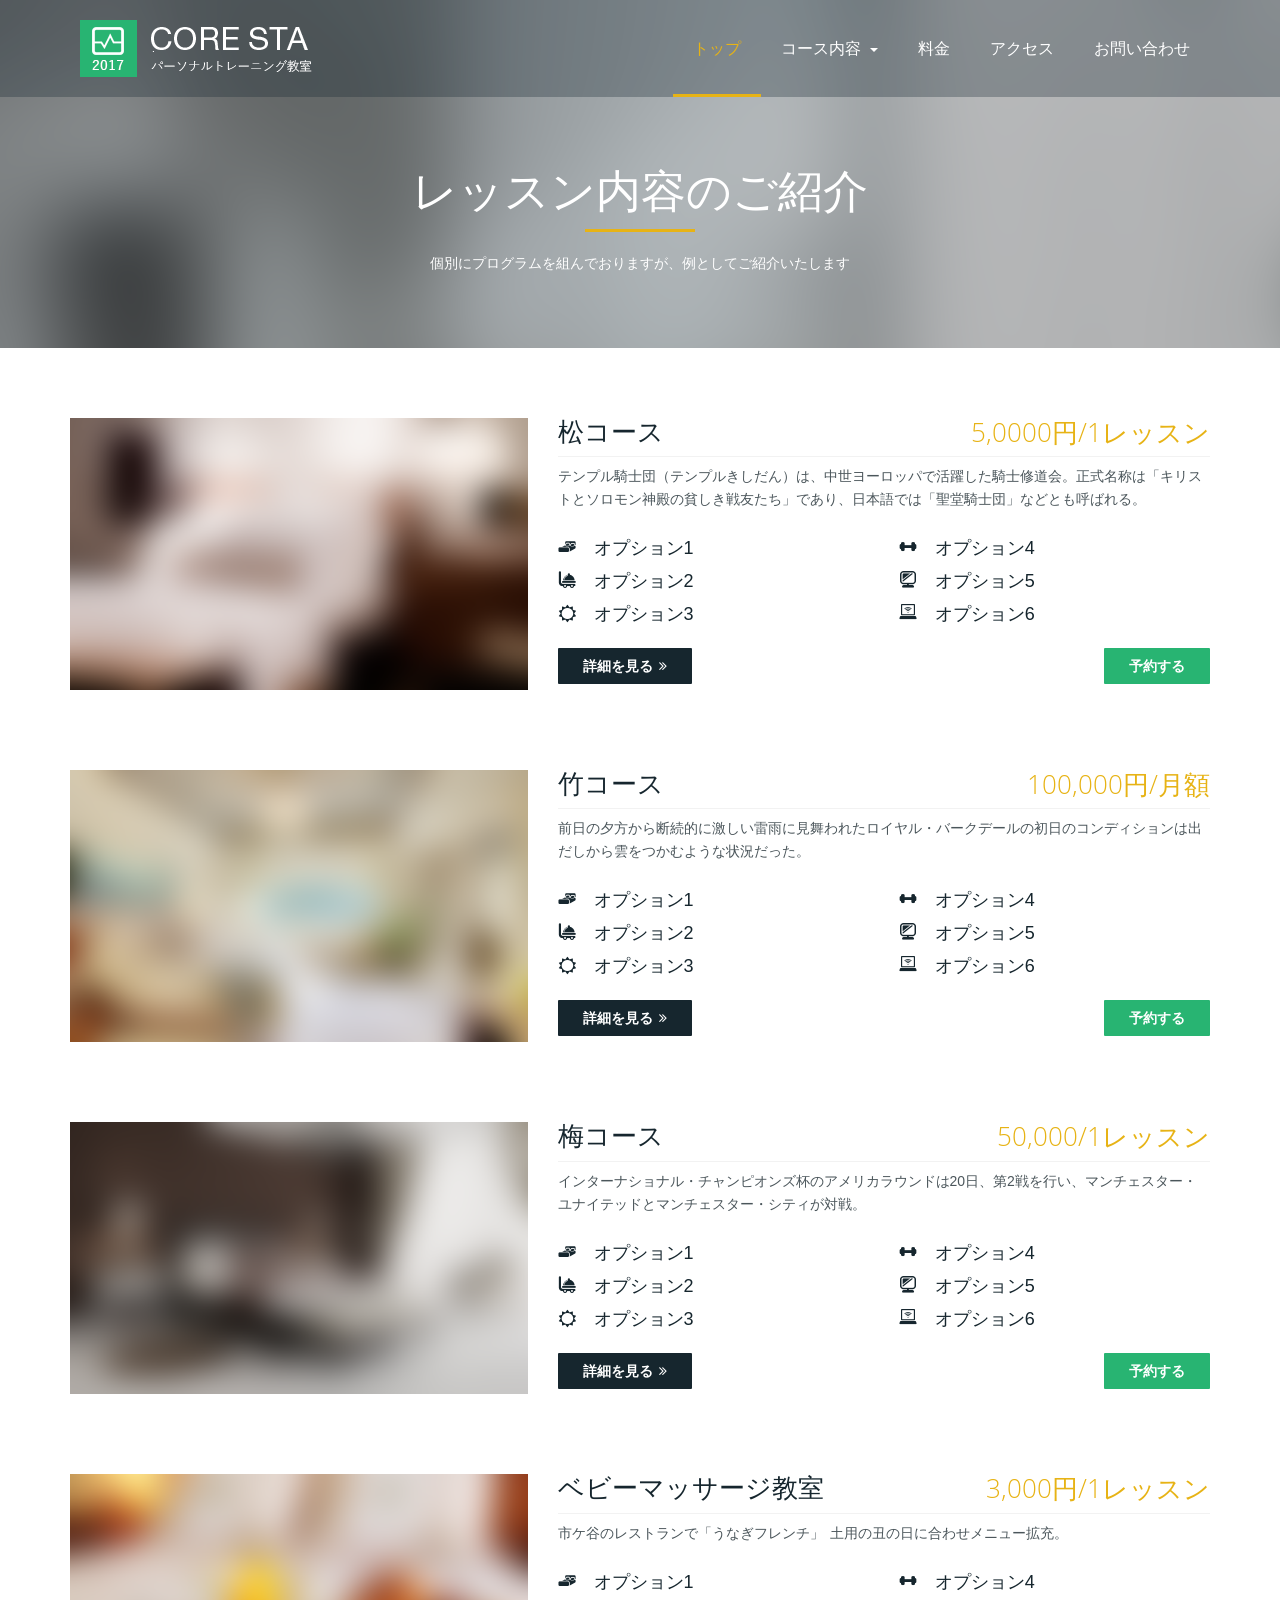
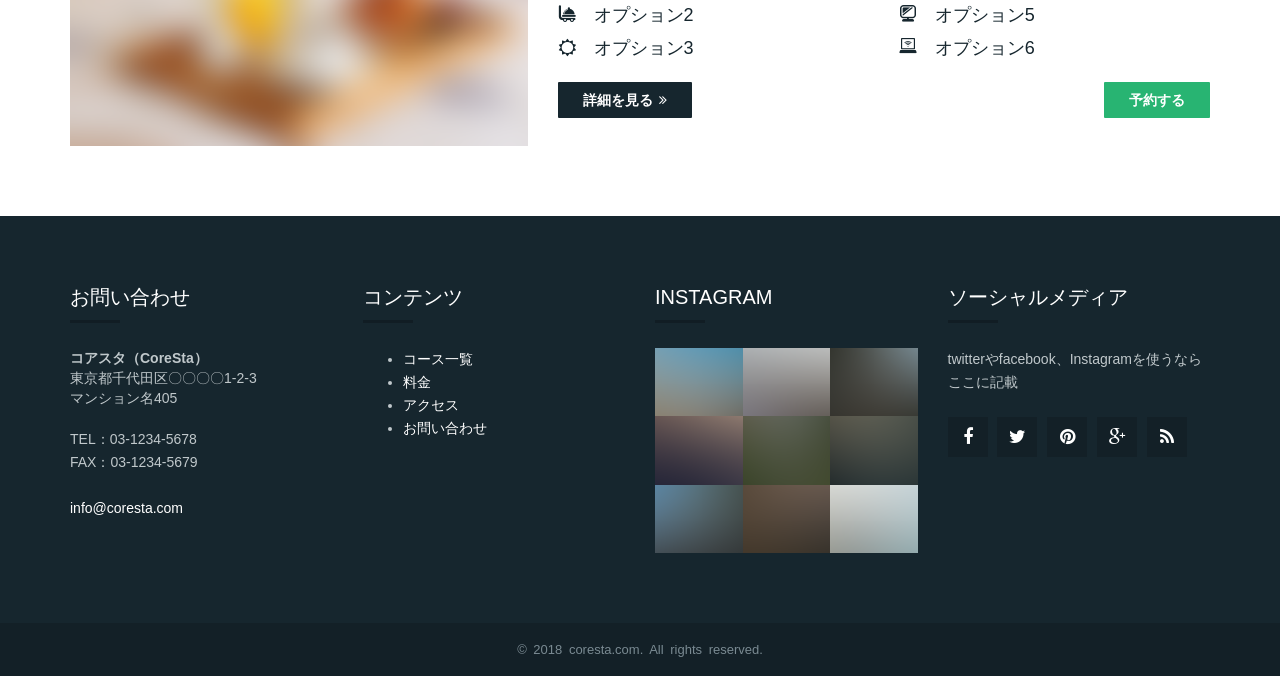
<file: lesson.html>
<!DOCTYPE html>
<html lang="en">

<head>
    <meta charset="utf-8">
    <meta http-equiv="X-UA-Compatible" content="IE=edge">
    <meta name="viewport" content="width=device-width, initial-scale=1">
    <title>レッスン例のご紹介 | パーソナルトレーニング教室「コアスタ」</title>

    <link
        href='https://fonts.googleapis.com/css?family=Open+Sans:400,300,300italic,400italic,600,600italic,700,700italic,800,800italic|Playfair+Display:400,400italic,700,700italic,900,900italic'
        rel='stylesheet' type='text/css'>
    <!-- Bootstrap -->
    <link href="css/bootstrap.min.css" rel="stylesheet">
    <link href="css/font-awesome.min.css" rel="stylesheet">

    <link href="css/owl.carousel.css" rel="stylesheet">
    <link href="css/owl.theme.css" rel="stylesheet">
    <link href="css/owl.transitions.css" rel="stylesheet">
    <link href="css/cs-select.css" rel="stylesheet">
    <link href="css/bootstrap-datepicker3.min.css" rel="stylesheet">
    <link href="css/freepik.hotels.css" rel="stylesheet">
    <link href="css/nivo-lightbox.css" rel="stylesheet">
    <link href="css/nivo-lightbox-theme.css" rel="stylesheet">
    <link href="css/style.css" rel="stylesheet">

    <!--[if lt IE 9]>
		<script src="js/html5shiv.min.js"></script>
		<script src="js/respond.min.js"></script>
		<![endif]-->

    <script src="js/modernizr.custom.min.js"></script>
</head>

<body>
    <div class="preloader"></div>
    <header class="header transp sticky">
        <nav class="navbar navbar-inverse">
            <div class="container">
                <div class="navbar-header">
                    <button type="button" class="navbar-toggle collapsed" data-toggle="collapse" data-target="#bs-example-navbar-collapse-1" aria-expanded="false">
                        <span class="sr-only">Toggle navigation</span>
                        <span class="icon-bar"></span>
                        <span class="icon-bar"></span>
                        <span class="icon-bar"></span>
                    </button>
                    <a class="navbar-brand" href="index.html"><img src="images/logo.png" alt="logo"></a>
                </div>
                <div class="collapse navbar-collapse" id="bs-example-navbar-collapse-1">
                    <ul class="nav navbar-nav navbar-right">
                        <li  class="active"><a href="index.html">トップ</a></li>
                        <li class="dropdown">
                            <a href="#" class="dropdown-toggle" data-toggle="dropdown" role="button" aria-haspopup="true" aria-expanded="false">コース内容 <span class="caret"></span></a>
                            <ul class="dropdown-menu">
                                <li><a href="lesson.html">コース一覧</a></li>
                                <li><a href="lesson-1.html">松コース</a></li>
                                <li><a href="lesson-2.html">竹コース</a></li>
                                <li><a href="lesson-3.html">梅コース</a></li>
                                <!--<li><a href="./booking/pc.php">予約する</a></li>-->
                            </ul>
                        </li>
                        <li class="dropdown">
                            <a href="price.html">料金</a>
                        </li>
                        <!-- <li><a href="blog.html">ブログ</a></li> -->
                        <li><a href="contact.html">アクセス</a></li>
                        <li><a href="contact.html">お問い合わせ</a></li>
                    </ul>
                </div>
            </div>
        </nav>
    </header>

    <div class="mg-page-title parallax">
        <div class="container">
            <div class="row">
                <div class="col-md-12">
                    <h2>レッスン内容のご紹介</h2>
                    <p>個別にプログラムを組んでおりますが、例としてご紹介いたします</p>
                </div>
            </div>
        </div>
    </div>

    <div class="mg-page mg-available-rooms">
        <div class="container">
            <div class="row">
                <div class="col-md-12">
                    <div class="mg-avl-room">
                        <div class="row">
                            <div class="col-sm-5">
                                <a href="#"><img src="images/room-1.png" alt="" class="img-responsive"></a>
                            </div>
                            <div class="col-sm-7">
                                <h3 class="mg-avl-room-title"><a href="lesson-1.html">松コース</a>
                                    <span>5,0000円/1レッスン</span></h3>
                                <p>テンプル騎士団（テンプルきしだん）は、中世ヨーロッパで活躍した騎士修道会。正式名称は「キリストとソロモン神殿の貧しき戦友たち」であり、日本語では「聖堂騎士団」などとも呼ばれる。
                                </p>
                                <div class="row mg-room-fecilities">
                                    <div class="col-sm-6">
                                        <ul>
                                            <li><i class="fp-ht-bed"></i> オプション1</li>
                                            <li><i class="fp-ht-food"></i> オプション2</li>
                                            <li><i class="fa fa-sun-o"></i> オプション3</li>
                                        </ul>
                                    </div>
                                    <div class="col-sm-6">
                                        <ul>
                                            <li><i class="fp-ht-dumbbell"></i> オプション4</li>
                                            <li><i class="fp-ht-tv"></i> オプション5</li>
                                            <li><i class="fp-ht-computer"></i> オプション6</li>
                                        </ul>
                                    </div>
                                </div>
                                <a href="lesson-1.html" class="btn btn-dark ">詳細を見る <i
                                        class="fa fa-angle-double-right"></i></a>
                                <a href="#" class="btn btn-main pull-right">予約する</a>

                            </div>
                        </div>
                    </div>
                    <div class="mg-avl-room">
                        <div class="row">
                            <div class="col-sm-5">
                                <a href="#"><img src="images/room-2.png" alt="" class="img-responsive"></a>
                            </div>
                            <div class="col-sm-7">
                                <h3 class="mg-avl-room-title"><a href="lesson-2.html">竹コース</a> <span>100,000円/月額</span>
                                </h3>
                                <p>前日の夕方から断続的に激しい雷雨に見舞われたロイヤル・バークデールの初日のコンディションは出だしから雲をつかむような状況だった。</p>
                                <div class="row mg-room-fecilities">
                                    <div class="col-sm-6">
                                        <ul>
                                            <li><i class="fp-ht-bed"></i> オプション1</li>
                                            <li><i class="fp-ht-food"></i> オプション2</li>
                                            <li><i class="fa fa-sun-o"></i> オプション3</li>
                                        </ul>
                                    </div>
                                    <div class="col-sm-6">
                                        <ul>
                                            <li><i class="fp-ht-dumbbell"></i> オプション4</li>
                                            <li><i class="fp-ht-tv"></i> オプション5</li>
                                            <li><i class="fp-ht-computer"></i> オプション6</li>
                                        </ul>
                                    </div>
                                </div>
                                <a href="lesson-2.html" class="btn btn-dark ">詳細を見る <i
                                        class="fa fa-angle-double-right"></i></a>
                                <a href="#" class="btn btn-main pull-right">予約する</a>

                            </div>
                        </div>
                    </div>
                    <div class="mg-avl-room">
                        <div class="row">
                            <div class="col-sm-5">
                                <a href="#"><img src="images/room-3.png" alt="" class="img-responsive"></a>
                            </div>
                            <div class="col-sm-7">
                                <h3 class="mg-avl-room-title"><a href="lesson-3.html">梅コース</a> <span>50,000/1レッスン</span>
                                </h3>
                                <p>インターナショナル・チャンピオンズ杯のアメリカラウンドは20日、第2戦を行い、マンチェスター・ユナイテッドとマンチェスター・シティが対戦。</p>
                                <div class="row mg-room-fecilities">
                                    <div class="col-sm-6">
                                        <ul>
                                            <li><i class="fp-ht-bed"></i> オプション1</li>
                                            <li><i class="fp-ht-food"></i> オプション2</li>
                                            <li><i class="fa fa-sun-o"></i> オプション3</li>
                                        </ul>
                                    </div>
                                    <div class="col-sm-6">
                                        <ul>
                                            <li><i class="fp-ht-dumbbell"></i> オプション4</li>
                                            <li><i class="fp-ht-tv"></i> オプション5</li>
                                            <li><i class="fp-ht-computer"></i> オプション6</li>
                                        </ul>
                                    </div>
                                </div>
                                <a href="lesson-3.html" class="btn btn-dark ">詳細を見る <i
                                        class="fa fa-angle-double-right"></i></a>
                                <a href="#" class="btn btn-main pull-right">予約する</a>

                            </div>
                        </div>
                    </div>
                    <div class="mg-avl-room">
                        <div class="row">
                            <div class="col-sm-5">
                                <a href="#"><img src="images/room-4.png" alt="" class="img-responsive"></a>
                            </div>
                            <div class="col-sm-7">
                                <h3 class="mg-avl-room-title"><a href="#">ベビーマッサージ教室</a> <span>3,000円/1レッスン</span></h3>
                                <p>市ケ谷のレストランで「うなぎフレンチ」 土用の丑の日に合わせメニュー拡充。</p>
                                <div class="row mg-room-fecilities">
                                    <div class="col-sm-6">
                                        <ul>
                                            <li><i class="fp-ht-bed"></i> オプション1</li>
                                            <li><i class="fp-ht-food"></i> オプション2</li>
                                            <li><i class="fa fa-sun-o"></i> オプション3</li>
                                        </ul>
                                    </div>
                                    <div class="col-sm-6">
                                        <ul>
                                            <li><i class="fp-ht-dumbbell"></i> オプション4</li>
                                            <li><i class="fp-ht-tv"></i> オプション5</li>
                                            <li><i class="fp-ht-computer"></i> オプション6</li>
                                        </ul>
                                    </div>
                                </div>
                                <a href="lesson-4.html" class="btn btn-dark ">詳細を見る <i class="fa fa-angle-double-right"></i></a>
                                <a href="#" class="btn btn-main pull-right">予約する</a>

                            </div>
                        </div>
                    </div>
                </div>
            </div>
        </div>
    </div>

    <footer class="mg-footer">
        <div class="mg-footer-widget">
            <div class="container">
                <div class="row">
                    <div class="col-md-3 col-sm-6">
                        <div class="widget">
                            <h2 class="mg-widget-title">お問い合わせ</h2>
                            <address>
                                <strong>コアスタ（CoreSta）</strong><br>
                                東京都千代田区〇〇〇〇1-2-3<br>
                                マンション名405
                            </address>
    
                            <p>
                                TEL：03-1234-5678<br>
                                FAX：03-1234-5679
                            </p>
    
                            <p>
                                <a href="mailto:#">info@coresta.com</a>
                            </p>
                        </div>
                    </div>
                    <div class="col-md-3 col-sm-6">
                        <div class="widget">
                            <h2 class="mg-widget-title">コンテンツ</h2>
                            <ul class="mg-fnav">
                                <li><a href="lesson.html">コース一覧</a></li>
                                <li><a href="price.html">料金</a></li>
                                <li><a href="contact.html">アクセス</a></li>
                                <li><a href="contact.html">お問い合わせ</a></li>
                            </ul>
                        </div>
                    </div>
                    <div class="col-md-3 col-sm-6">
                        <div class="widget">
                            <h2 class="mg-widget-title">Instagram</h2>
                            <ul class="mg-instagram">
                                <li><a href="#"><img src="images/ins-01.png" alt=""></a></li>
                                <li><a href="#"><img src="images/ins-02.png" alt=""></a></li>
                                <li><a href="#"><img src="images/ins-03.png" alt=""></a></li>
                                <li><a href="#"><img src="images/ins-04.png" alt=""></a></li>
                                <li><a href="#"><img src="images/ins-05.png" alt=""></a></li>
                                <li><a href="#"><img src="images/ins-06.png" alt=""></a></li>
                                <li><a href="#"><img src="images/ins-07.png" alt=""></a></li>
                                <li><a href="#"><img src="images/ins-08.png" alt=""></a></li>
                                <li><a href="#"><img src="images/ins-09.png" alt=""></a></li>
                            </ul>
                        </div>
                    </div>
                    <div class="col-md-3 col-sm-6">
                        <div class="widget">
                            <h2 class="mg-widget-title">ソーシャルメディア</h2>
                            <p>twitterやfacebook、Instagramを使うならここに記載</p>
                            <ul class="mg-footer-social">
                                <li><a href="#"><i class="fa fa-facebook"></i></a></li>
                                <li><a href="#"><i class="fa fa-twitter"></i></a></li>
                                <li><a href="#"><i class="fa fa-pinterest"></i></a></li>
                                <li><a href="#"><i class="fa fa-google-plus"></i></a></li>
                                <li><a href="#"><i class="fa fa-rss"></i></a></li>
                            </ul>
                        </div>
                    </div>
                </div>
            </div>
        </div>
        <div class="mg-copyright">
            <div class="container">
                <div class="row">
                    <div class="col-md-12">
                        <p style="text-align:center;">&copy; 2018 coresta.com. All rights reserved.</p>
                    </div>
                </div>
            </div>
        </div>
    </footer>
    <script src="js/jquery.min.js"></script>
    <script src="js/bootstrap.min.js"></script>
    <script src="js/owl.carousel.min.js"></script>
    <script src="js/jssor.slider.mini.js"></script>
    <script src="js/classie.js"></script>
    <script src="js/selectFx.js"></script>
    <script src="js/bootstrap-datepicker.min.js"></script>
    <script src="js/starrr.min.js"></script>
    <script src="js/nivo-lightbox.min.js"></script>
    <script src="js/jquery.shuffle.min.js"></script>
    <script src="http://maps.google.com/maps/api/js?sensor=true"></script>
    <script src="js/gmaps.min.js"></script>
    <script src="js/jquery.parallax-1.1.3.js"></script>
    <script src="js/script.js"></script>
</body>

</html>
</file>
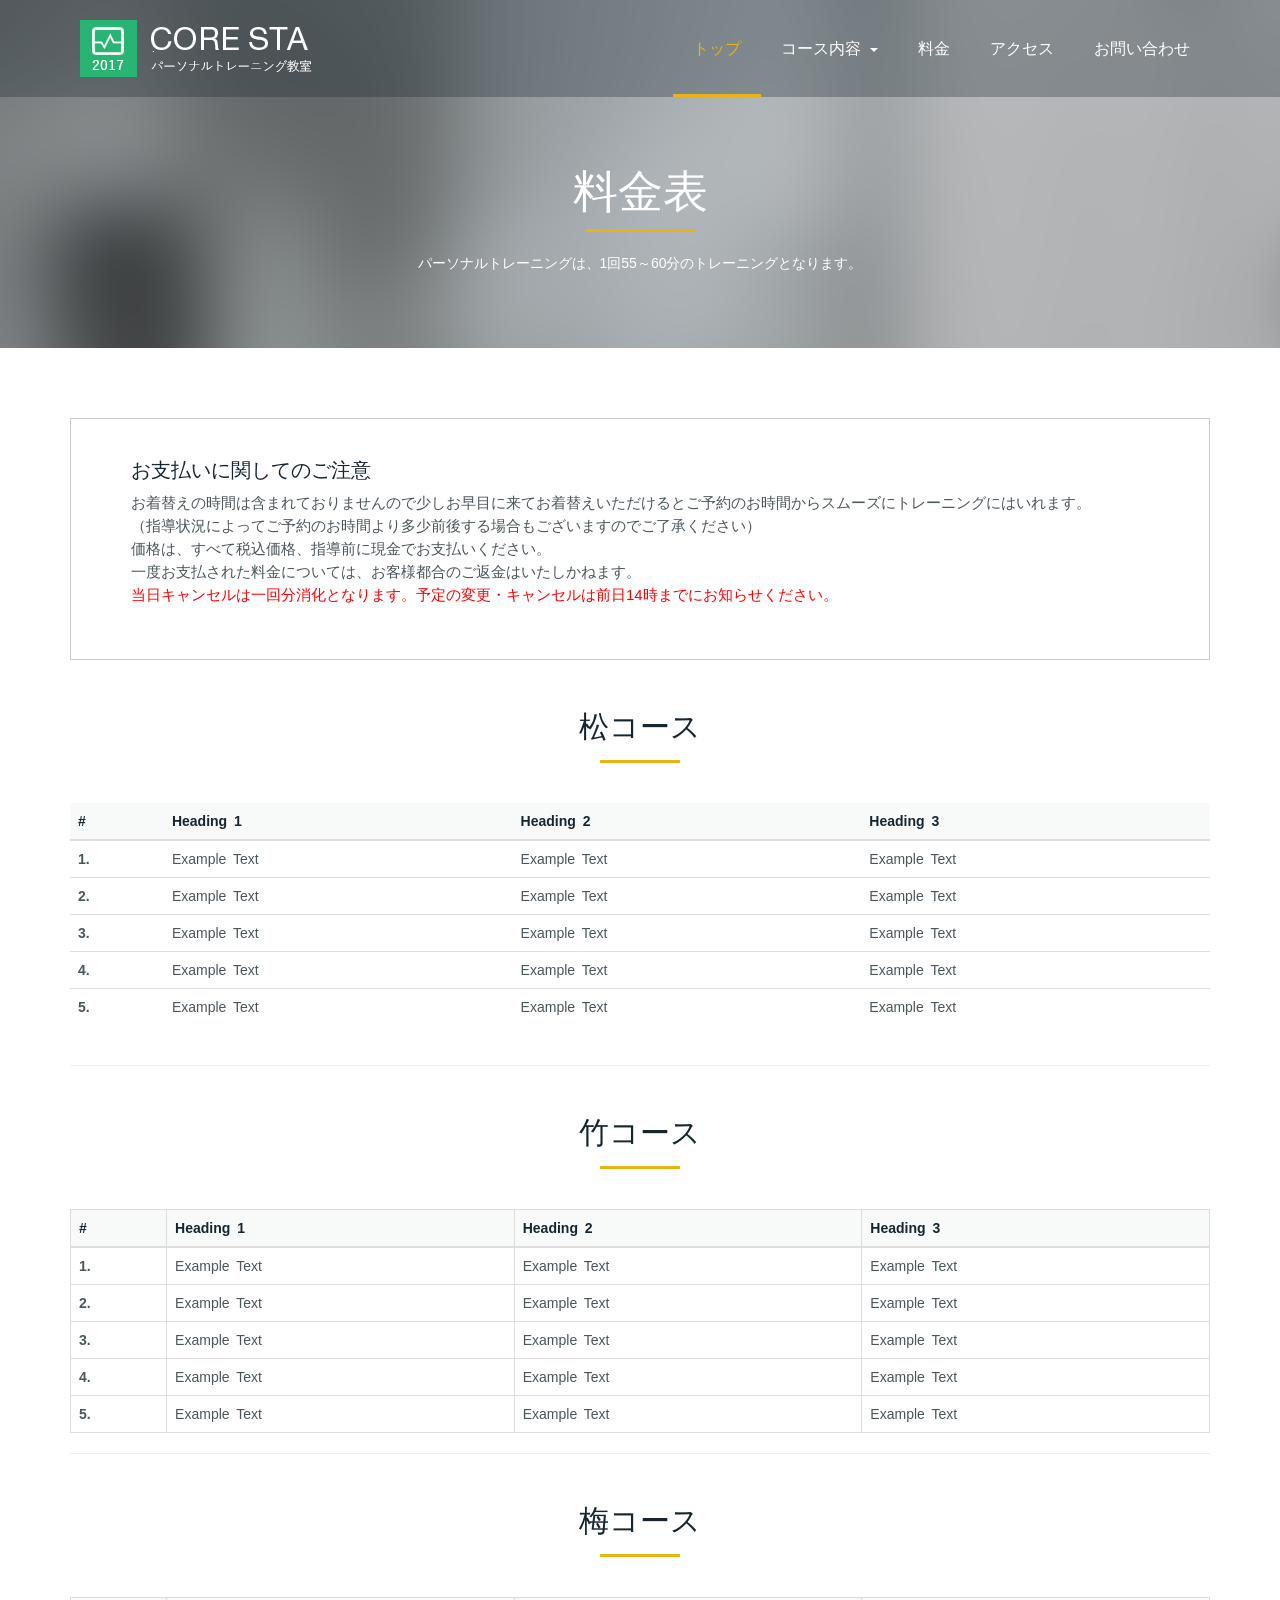
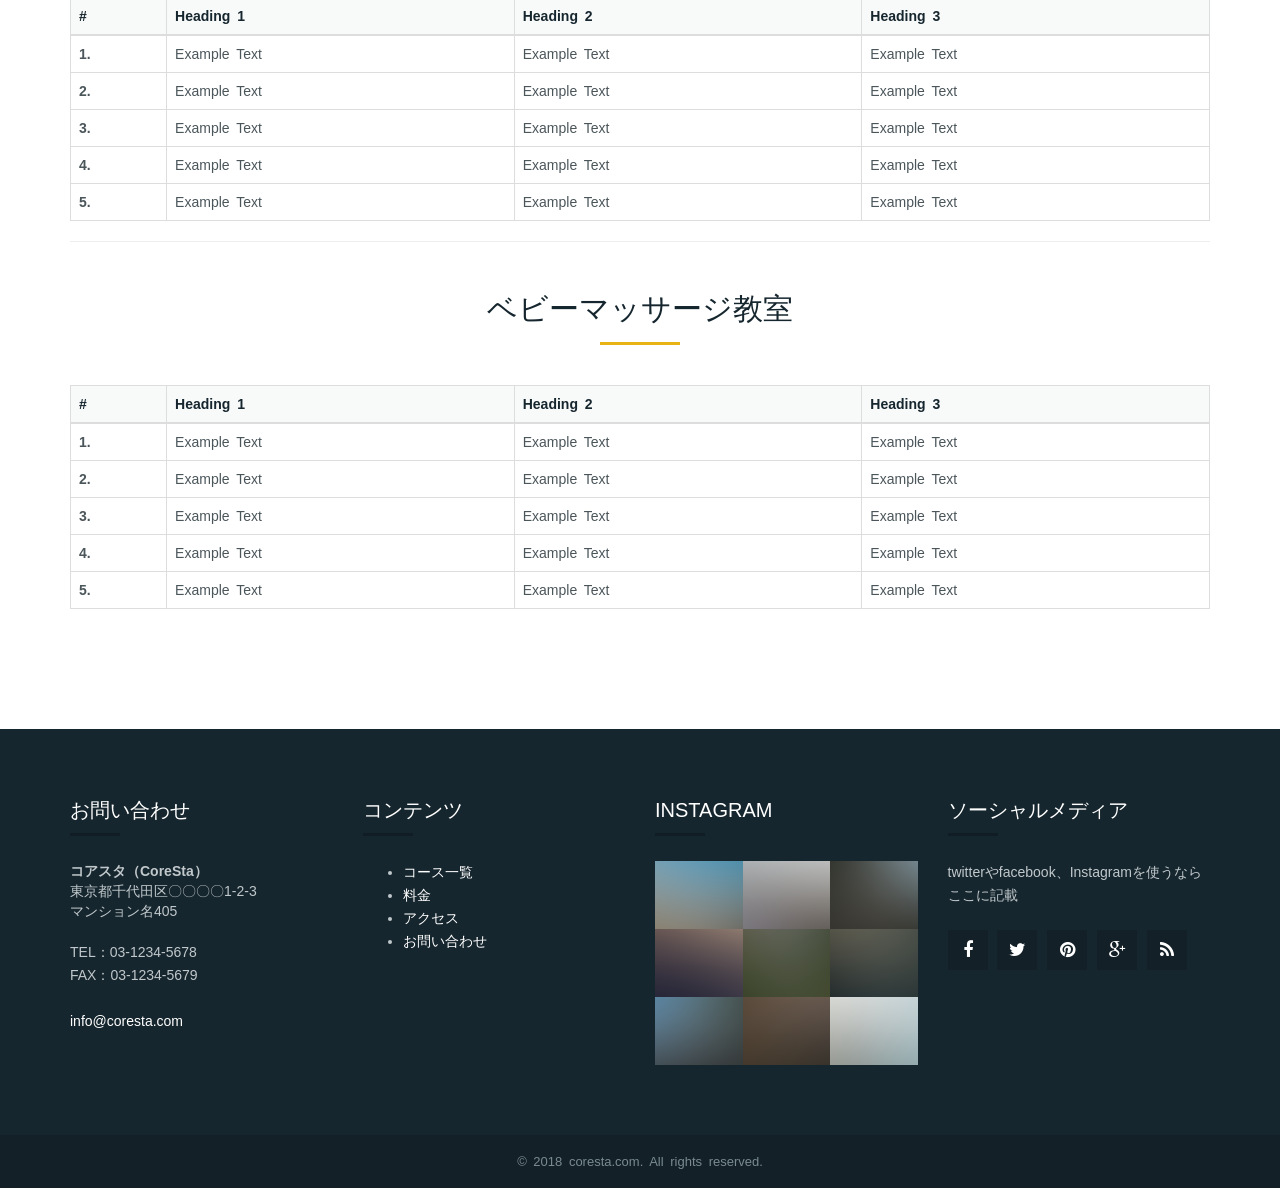
<file: price.html>
<!DOCTYPE html>
<html lang="ja">

<head>
    <meta charset="utf-8">
    <meta http-equiv="X-UA-Compatible" content="IE=edge">
    <meta name="viewport" content="width=device-width, initial-scale=1">
    <title>料金表 | パーソナルトレーニング教室「コアスタ」</title>

    <link
        href='https://fonts.googleapis.com/css?family=Open+Sans:400,300,300italic,400italic,600,600italic,700,700italic,800,800italic|Playfair+Display:400,400italic,700,700italic,900,900italic'
        rel='stylesheet' type='text/css'>
    <!-- Bootstrap -->
    <link href="css/bootstrap.min.css" rel="stylesheet">
    <link href="css/font-awesome.min.css" rel="stylesheet">

    <link href="css/owl.carousel.css" rel="stylesheet">
    <link href="css/owl.theme.css" rel="stylesheet">
    <link href="css/owl.transitions.css" rel="stylesheet">
    <link href="css/cs-select.css" rel="stylesheet">
    <link href="css/bootstrap-datepicker3.min.css" rel="stylesheet">
    <link href="css/freepik.hotels.css" rel="stylesheet">
    <link href="css/nivo-lightbox.css" rel="stylesheet">
    <link href="css/nivo-lightbox-theme.css" rel="stylesheet">
    <link href="css/style.css" rel="stylesheet">

    <!--[if lt IE 9]>
		<script src="js/html5shiv.min.js"></script>
		<script src="js/respond.min.js"></script>
		<![endif]-->

    <script src="js/modernizr.custom.min.js"></script>
</head>

<body>
    <div class="preloader"></div>
    <header class="header transp sticky">
        <nav class="navbar navbar-inverse">
            <div class="container">
                <div class="navbar-header">
                    <button type="button" class="navbar-toggle collapsed" data-toggle="collapse" data-target="#bs-example-navbar-collapse-1" aria-expanded="false">
                        <span class="sr-only">Toggle navigation</span>
                        <span class="icon-bar"></span>
                        <span class="icon-bar"></span>
                        <span class="icon-bar"></span>
                    </button>
                    <a class="navbar-brand" href="index.html"><img src="images/logo.png" alt="logo"></a>
                </div>
                <div class="collapse navbar-collapse" id="bs-example-navbar-collapse-1">
                    <ul class="nav navbar-nav navbar-right">
                        <li  class="active"><a href="index.html">トップ</a></li>
                        <li class="dropdown">
                            <a href="#" class="dropdown-toggle" data-toggle="dropdown" role="button" aria-haspopup="true" aria-expanded="false">コース内容 <span class="caret"></span></a>
                            <ul class="dropdown-menu">
                                <li><a href="lesson.html">コース一覧</a></li>
                                <li><a href="lesson-1.html">松コース</a></li>
                                <li><a href="lesson-2.html">竹コース</a></li>
                                <li><a href="lesson-3.html">梅コース</a></li>
                                <!--<li><a href="./booking/pc.php">予約する</a></li>-->
                            </ul>
                        </li>
                        <li class="dropdown">
                            <a href="price.html">料金</a>
                        </li>
                        <!-- <li><a href="blog.html">ブログ</a></li> -->
                        <li><a href="contact.html">アクセス</a></li>
                        <li><a href="contact.html">お問い合わせ</a></li>
                    </ul>
                </div>
            </div>
        </nav>
    </header>

    <div class="mg-page-title parallax">
        <div class="container">
            <div class="row">
                <div class="col-md-12">
                    <h2>料金表</h2>
                    <p>パーソナルトレーニングは、1回55～60分のトレーニングとなります。</p>
                </div>
            </div>
        </div>
    </div>

    <div class="mg-page">
        <div class="container">
            <div class="row">
                <div class="col-md-12">
                    <div class="price-coution-box">
                        <h4>お支払いに関してのご注意</h4>
                        <p>
                            お着替えの時間は含まれておりませんので少しお早目に来てお着替えいただけるとご予約のお時間からスムーズにトレーニングにはいれます。<br>
                            （指導状況によってご予約のお時間より多少前後する場合もございますのでご了承ください）<br>
                            価格は、すべて税込価格、指導前に現金でお支払いください。<br>
                            一度お支払された料金については、お客様都合のご返金はいたしかねます。<br>
                            <span class="coution">当日キャンセルは一回分消化となります。予定の変更・キャンセルは前日14時までにお知らせください。</span>
                        </p>
                    </div>
                    <div class="mg-sec-title">
                        <h2>松コース</h2>
                    </div>
                    <table class="table mb40">
                        <thead>
                            <tr>
                                <th>#</th>
                                <th>Heading 1</th>
                                <th>Heading 2</th>
                                <th>Heading 3</th>
                            </tr>
                        </thead>
                        <tbody>
                            <tr>
                                <th>1.</th>
                                <td>Example Text</td>
                                <td>Example Text</td>
                                <td>Example Text</td>
                            </tr>
                            <tr>
                                <th>2.</th>
                                <td>Example Text</td>
                                <td>Example Text</td>
                                <td>Example Text</td>
                            </tr>
                            <tr>
                                <th>3.</th>
                                <td>Example Text</td>
                                <td>Example Text</td>
                                <td>Example Text</td>
                            </tr>
                            <tr>
                                <th>4.</th>
                                <td>Example Text</td>
                                <td>Example Text</td>
                                <td>Example Text</td>
                            </tr>
                            <tr>
                                <th>5.</th>
                                <td>Example Text</td>
                                <td>Example Text</td>
                                <td>Example Text</td>
                            </tr>
                        </tbody>
                    </table>
                    <hr class="mb50 mt0">
                    <div class="mg-sec-title">
                        <h2>竹コース</h2>
                    </div>
                    <table class="table table-bordered">
                        <thead>
                            <tr>
                                <th>#</th>
                                <th>Heading 1</th>
                                <th>Heading 2</th>
                                <th>Heading 3</th>
                            </tr>
                        </thead>
                        <tbody>
                            <tr>
                                <th>1.</th>
                                <td>Example Text</td>
                                <td>Example Text</td>
                                <td>Example Text</td>
                            </tr>
                            <tr>
                                <th>2.</th>
                                <td>Example Text</td>
                                <td>Example Text</td>
                                <td>Example Text</td>
                            </tr>
                            <tr>
                                <th>3.</th>
                                <td>Example Text</td>
                                <td>Example Text</td>
                                <td>Example Text</td>
                            </tr>
                            <tr>
                                <th>4.</th>
                                <td>Example Text</td>
                                <td>Example Text</td>
                                <td>Example Text</td>
                            </tr>
                            <tr>
                                <th>5.</th>
                                <td>Example Text</td>
                                <td>Example Text</td>
                                <td>Example Text</td>
                            </tr>
                        </tbody>
                    </table>
                    <hr class="mb50 mt0">
                    <div class="mg-sec-title">
                        <h2>梅コース</h2>
                    </div>
                    <table class="table table-bordered">
                        <thead>
                            <tr>
                                <th>#</th>
                                <th>Heading 1</th>
                                <th>Heading 2</th>
                                <th>Heading 3</th>
                            </tr>
                        </thead>
                        <tbody>
                            <tr>
                                <th>1.</th>
                                <td>Example Text</td>
                                <td>Example Text</td>
                                <td>Example Text</td>
                            </tr>
                            <tr>
                                <th>2.</th>
                                <td>Example Text</td>
                                <td>Example Text</td>
                                <td>Example Text</td>
                            </tr>
                            <tr>
                                <th>3.</th>
                                <td>Example Text</td>
                                <td>Example Text</td>
                                <td>Example Text</td>
                            </tr>
                            <tr>
                                <th>4.</th>
                                <td>Example Text</td>
                                <td>Example Text</td>
                                <td>Example Text</td>
                            </tr>
                            <tr>
                                <th>5.</th>
                                <td>Example Text</td>
                                <td>Example Text</td>
                                <td>Example Text</td>
                            </tr>
                        </tbody>
                    </table>
                    <hr class="mb50 mt0">
                    <div class="mg-sec-title">
                        <h2>ベビーマッサージ教室</h2>
                    </div>
                    <table class="table table-bordered">
                        <thead>
                            <tr>
                                <th>#</th>
                                <th>Heading 1</th>
                                <th>Heading 2</th>
                                <th>Heading 3</th>
                            </tr>
                        </thead>
                        <tbody>
                            <tr>
                                <th>1.</th>
                                <td>Example Text</td>
                                <td>Example Text</td>
                                <td>Example Text</td>
                            </tr>
                            <tr>
                                <th>2.</th>
                                <td>Example Text</td>
                                <td>Example Text</td>
                                <td>Example Text</td>
                            </tr>
                            <tr>
                                <th>3.</th>
                                <td>Example Text</td>
                                <td>Example Text</td>
                                <td>Example Text</td>
                            </tr>
                            <tr>
                                <th>4.</th>
                                <td>Example Text</td>
                                <td>Example Text</td>
                                <td>Example Text</td>
                            </tr>
                            <tr>
                                <th>5.</th>
                                <td>Example Text</td>
                                <td>Example Text</td>
                                <td>Example Text</td>
                            </tr>
                        </tbody>
                    </table>
                </div>
            </div>
        </div>
    </div>

    <footer class="mg-footer">
        <div class="mg-footer-widget">
            <div class="container">
                <div class="row">
                    <div class="col-md-3 col-sm-6">
                        <div class="widget">
                            <h2 class="mg-widget-title">お問い合わせ</h2>
                            <address>
                                <strong>コアスタ（CoreSta）</strong><br>
                                東京都千代田区〇〇〇〇1-2-3<br>
                                マンション名405
                            </address>
    
                            <p>
                                TEL：03-1234-5678<br>
                                FAX：03-1234-5679
                            </p>
    
                            <p>
                                <a href="mailto:#">info@coresta.com</a>
                            </p>
                        </div>
                    </div>
                    <div class="col-md-3 col-sm-6">
                        <div class="widget">
                            <h2 class="mg-widget-title">コンテンツ</h2>
                            <ul class="mg-fnav">
                                <li><a href="lesson.html">コース一覧</a></li>
                                <li><a href="price.html">料金</a></li>
                                <li><a href="contact.html">アクセス</a></li>
                                <li><a href="contact.html">お問い合わせ</a></li>
                            </ul>
                        </div>
                    </div>
                    <div class="col-md-3 col-sm-6">
                        <div class="widget">
                            <h2 class="mg-widget-title">Instagram</h2>
                            <ul class="mg-instagram">
                                <li><a href="#"><img src="images/ins-01.png" alt=""></a></li>
                                <li><a href="#"><img src="images/ins-02.png" alt=""></a></li>
                                <li><a href="#"><img src="images/ins-03.png" alt=""></a></li>
                                <li><a href="#"><img src="images/ins-04.png" alt=""></a></li>
                                <li><a href="#"><img src="images/ins-05.png" alt=""></a></li>
                                <li><a href="#"><img src="images/ins-06.png" alt=""></a></li>
                                <li><a href="#"><img src="images/ins-07.png" alt=""></a></li>
                                <li><a href="#"><img src="images/ins-08.png" alt=""></a></li>
                                <li><a href="#"><img src="images/ins-09.png" alt=""></a></li>
                            </ul>
                        </div>
                    </div>
                    <div class="col-md-3 col-sm-6">
                        <div class="widget">
                            <h2 class="mg-widget-title">ソーシャルメディア</h2>
                            <p>twitterやfacebook、Instagramを使うならここに記載</p>
                            <ul class="mg-footer-social">
                                <li><a href="#"><i class="fa fa-facebook"></i></a></li>
                                <li><a href="#"><i class="fa fa-twitter"></i></a></li>
                                <li><a href="#"><i class="fa fa-pinterest"></i></a></li>
                                <li><a href="#"><i class="fa fa-google-plus"></i></a></li>
                                <li><a href="#"><i class="fa fa-rss"></i></a></li>
                            </ul>
                        </div>
                    </div>
                </div>
            </div>
        </div>
        <div class="mg-copyright">
            <div class="container">
                <div class="row">
                    <div class="col-md-12">
                        <p style="text-align:center;">&copy; 2018 coresta.com. All rights reserved.</p>
                    </div>
                </div>
            </div>
        </div>
    </footer>
    <script src="js/jquery.min.js"></script>
    <script src="js/bootstrap.min.js"></script>
    <script src="js/owl.carousel.min.js"></script>
    <script src="js/jssor.slider.mini.js"></script>
    <script src="js/classie.js"></script>
    <script src="js/selectFx.js"></script>
    <script src="js/bootstrap-datepicker.min.js"></script>
    <script src="js/starrr.min.js"></script>
    <script src="js/nivo-lightbox.min.js"></script>
    <script src="js/jquery.shuffle.min.js"></script>
    <script src="http://maps.google.com/maps/api/js?sensor=true"></script>
    <script src="js/gmaps.min.js"></script>
    <script src="js/jquery.parallax-1.1.3.js"></script>
    <script src="js/script.js"></script>
</body>

</html>
</file>
<file: css/cs-select.css>
/* Default custom select styles */
div.cs-select {
	display: inline-block;
	vertical-align: middle;
	position: relative;
	text-align: left;
	background: #fff;
	z-index: 100;
	width: 100%;
	max-width: 500px;
	-webkit-touch-callout: none;
	-webkit-user-select: none;
	-khtml-user-select: none;
	-moz-user-select: none;
	-ms-user-select: none;
	user-select: none;
}

div.cs-select:focus {
	outline: none; /* For better accessibility add a style for this in your skin */
}

.cs-select select {
	display: none;
}

.cs-select span {
	display: block;
	position: relative;
	cursor: pointer;
	padding: 6px 12px 7px;
	white-space: nowrap;
	overflow: hidden;
	text-overflow: ellipsis;
}

/* Placeholder and selected option */
.cs-select > span {
	padding-right: 2em;
}

.cs-select > span::after,
.cs-select .cs-selected span::after {
	speak: none;
	position: absolute;
	top: 50%;
	-webkit-transform: translateY(-50%);
	transform: translateY(-50%);
	-webkit-font-smoothing: antialiased;
	-moz-osx-font-smoothing: grayscale;
}

.cs-select > span::after {
	content: '\25BE';
	right: 1em;
}

.cs-select .cs-selected span::after {
	content: '\2713';
	margin-left: 1em;
}

.cs-select.cs-active > span::after {
	-webkit-transform: translateY(-50%) rotate(180deg);
	transform: translateY(-50%) rotate(180deg);
}

div.cs-active {
	z-index: 200;
}

/* Options */
.cs-select .cs-options {
	position: absolute;
	overflow: hidden;
	width: 100%;
	background: #fff;
	visibility: hidden;
}

.cs-select.cs-active .cs-options {
	visibility: visible;
}

.cs-select ul {
	list-style: none;
	margin: 0;
	padding: 0;
	width: 100%;
}

.cs-select ul span {
	padding: 1em;
}

.cs-select ul li.cs-focus span {
	background-color: #ddd;
}

/* Optgroup and optgroup label */
.cs-select li.cs-optgroup ul {
	padding-left: 1em;
}

.cs-select li.cs-optgroup > span {
	cursor: default;
}
</file>
<file: css/freepik.hotels.css>
@font-face {
	font-family: 'hotels';
	src:url('../fonts/hotels.eot?2nxxzr');
	src:url('../fonts/hotels.eot?#iefix2nxxzr') format('embedded-opentype'),
		url('../fonts/hotels.ttf?2nxxzr') format('truetype'),
		url('../fonts/hotels.woff?2nxxzr') format('woff'),
		url('../fonts/hotels.svg?2nxxzr#hotels') format('svg');
	font-weight: normal;
	font-style: normal;
}

[class^="fp-ht-"], [class*=" fp-ht-"] {
	font-family: 'hotels';
	speak: none;
	font-style: normal;
	font-weight: normal;
	font-variant: normal;
	text-transform: none;
	line-height: 1;

	/* Better Font Rendering =========== */
	-webkit-font-smoothing: antialiased;
	-moz-osx-font-smoothing: grayscale;
}

.fp-ht-alarm:before {
	content: "\e600";
}
.fp-ht-basin:before {
	content: "\e601";
}
.fp-ht-bathtub:before {
	content: "\e602";
}
.fp-ht-bed:before {
	content: "\e603";
}
.fp-ht-bed29:before {
	content: "\e604";
}
.fp-ht-beer:before {
	content: "\e605";
}
.fp-ht-bellhop:before {
	content: "\e606";
}
.fp-ht-bottle:before {
	content: "\e607";
}
.fp-ht-bowling:before {
	content: "\e608";
}
.fp-ht-briefcase:before {
	content: "\e609";
}
.fp-ht-nocamera:before {
	content: "\e60a";
}
.fp-ht-camera:before {
	content: "\e60b";
}
.fp-ht-clock:before {
	content: "\e60c";
}
.fp-ht-closed:before {
	content: "\e60d";
}
.fp-ht-clothesiron:before {
	content: "\e60e";
}
.fp-ht-coat-check:before {
	content: "\e60f";
}
.fp-ht-cocktail:before {
	content: "\e610";
}
.fp-ht-coffee:before {
	content: "\e611";
}
.fp-ht-computer:before {
	content: "\e612";
}
.fp-ht-creditcard:before {
	content: "\e613";
}
.fp-ht-deskbell:before {
	content: "\e614";
}
.fp-ht-digital:before {
	content: "\e615";
}
.fp-ht-dollar:before {
	content: "\e616";
}
.fp-ht-doorhanger:before {
	content: "\e617";
}
.fp-ht-downarrow:before {
	content: "\e618";
}
.fp-ht-dumbbell:before {
	content: "\e619";
}
.fp-ht-elevator:before {
	content: "\e61a";
}
.fp-ht-fastfood:before {
	content: "\e61b";
}
.fp-ht-fireextinguisher:before {
	content: "\e61c";
}
.fp-ht-fivestars:before {
	content: "\e61d";
}
.fp-ht-food:before {
	content: "\e61e";
}
.fp-ht-golf:before {
	content: "\e61f";
}
.fp-ht-hairdryer:before {
	content: "\e620";
}
.fp-ht-hairdresser:before {
	content: "\e621";
}
.fp-ht-hamburger:before {
	content: "\e622";
}
.fp-ht-hanger:before {
	content: "\e623";
}
.fp-ht-hanger2:before {
	content: "\e624";
}
.fp-ht-hanger3:before {
	content: "\e625";
}
.fp-ht-hotel:before {
	content: "\e626";
}
.fp-ht-icecream:before {
	content: "\e627";
}
.fp-ht-info:before {
	content: "\e628";
}
.fp-ht-key:before {
	content: "\e629";
}
.fp-ht-key177:before {
	content: "\e62a";
}
.fp-ht-keycard:before {
	content: "\e62b";
}
.fp-ht-left-luggage:before {
	content: "\e62c";
}
.fp-ht-luggage:before {
	content: "\e62d";
}
.fp-ht-luggage6:before {
	content: "\e62e";
}
.fp-ht-maid:before {
	content: "\e62f";
}
.fp-ht-nosmoking:before {
	content: "\e630";
}
.fp-ht-open:before {
	content: "\e631";
}
.fp-ht-parking:before {
	content: "\e632";
}
.fp-ht-plunger:before {
	content: "\e633";
}
.fp-ht-pool:before {
	content: "\e634";
}
.fp-ht-receptionist:before {
	content: "\e635";
}
.fp-ht-receptionist2:before {
	content: "\e636";
}
.fp-ht-restaurant:before {
	content: "\e637";
}
.fp-ht-semicircle:before {
	content: "\e638";
}
.fp-ht-smoking:before {
	content: "\e639";
}
.fp-ht-soup:before {
	content: "\e63a";
}
.fp-ht-sunumbrella:before {
	content: "\e63b";
}
.fp-ht-surveillance:before {
	content: "\e63c";
}
.fp-ht-sweep:before {
	content: "\e63d";
}
.fp-ht-swimmingpool:before {
	content: "\e63e";
}
.fp-ht-taxi:before {
	content: "\e63f";
}
.fp-ht-telephone:before {
	content: "\e640";
}
.fp-ht-tennis:before {
	content: "\e641";
}
.fp-ht-thermometer:before {
	content: "\e642";
}
.fp-ht-thermometer2:before {
	content: "\e643";
}
.fp-ht-toilet:before {
	content: "\e644";
}
.fp-ht-toothpaste:before {
	content: "\e645";
}
.fp-ht-towel:before {
	content: "\e646";
}
.fp-ht-tray:before {
	content: "\e647";
}
.fp-ht-treestars:before {
	content: "\e648";
}
.fp-ht-tv:before {
	content: "\e649";
}
.fp-ht-uparrow:before {
	content: "\e64a";
}
.fp-ht-waiter:before {
	content: "\e64b";
}
.fp-ht-washingmachine:before {
	content: "\e64c";
}
</file>
